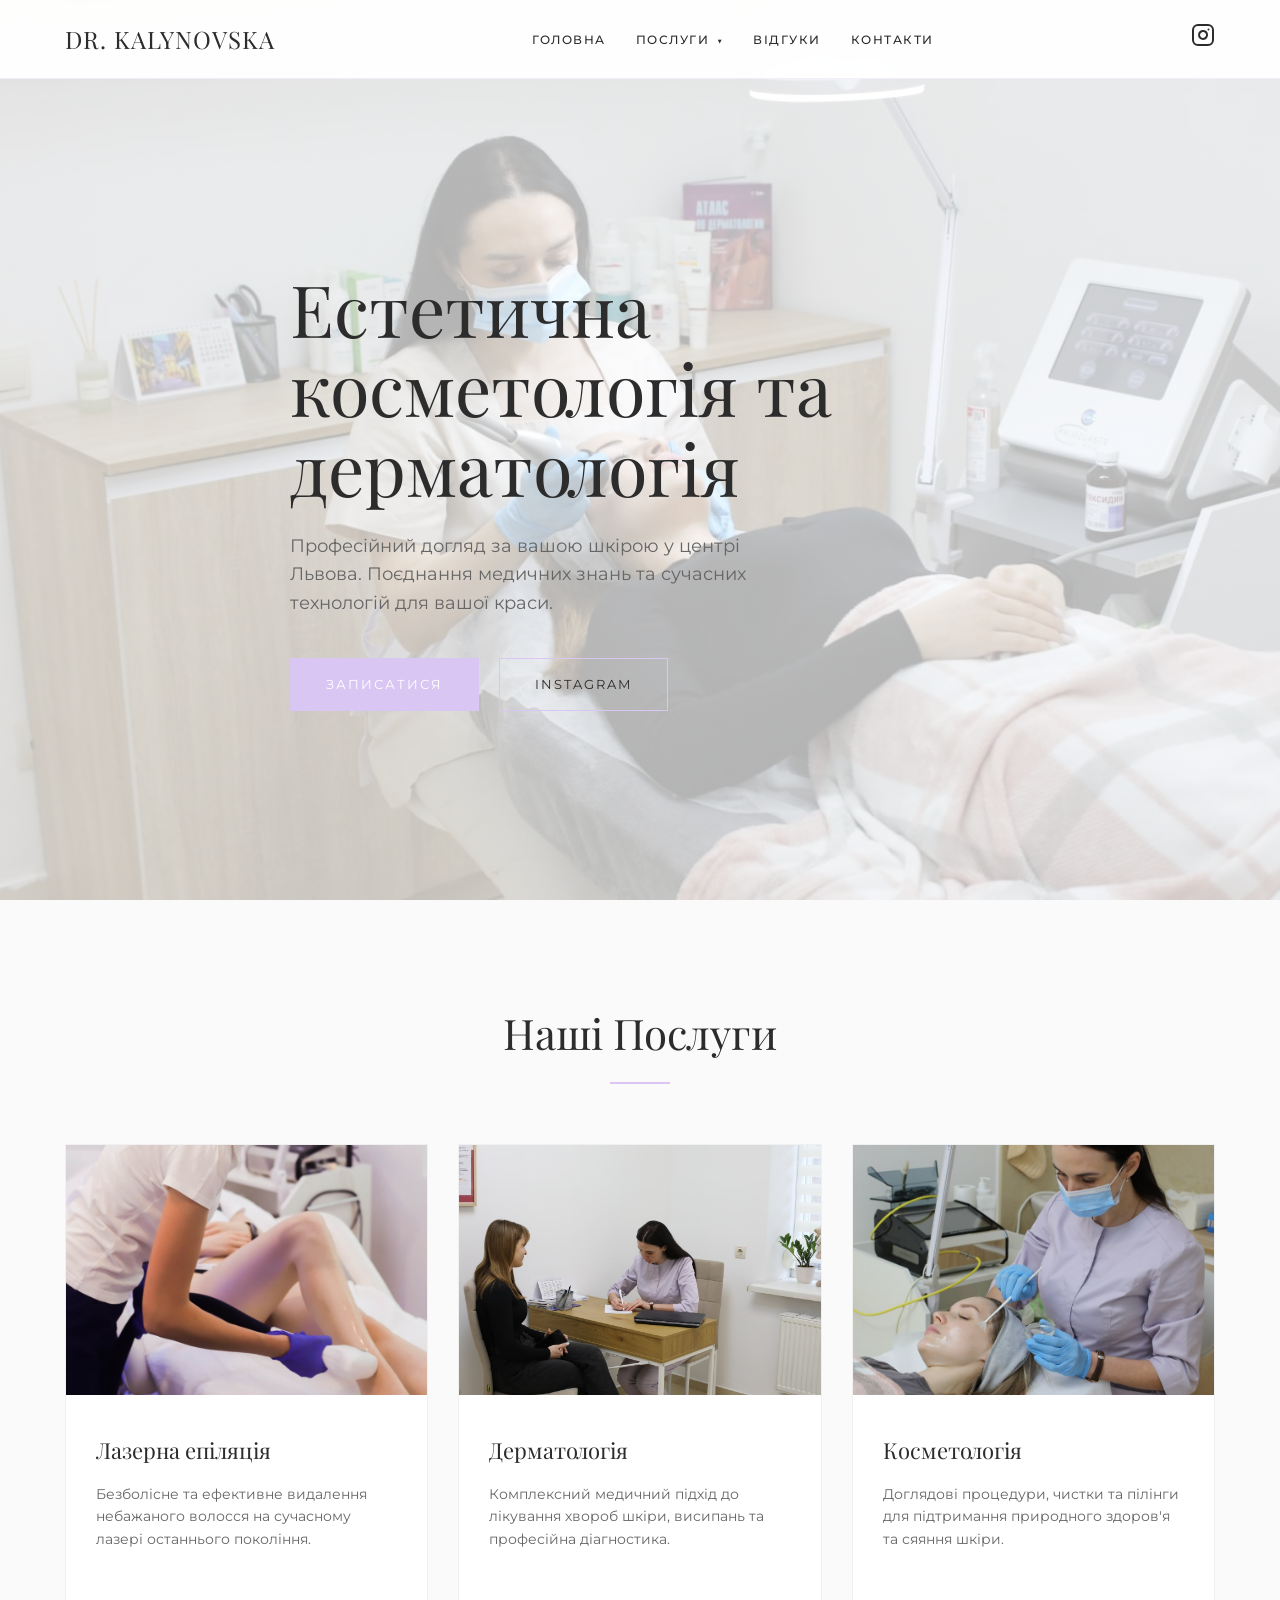
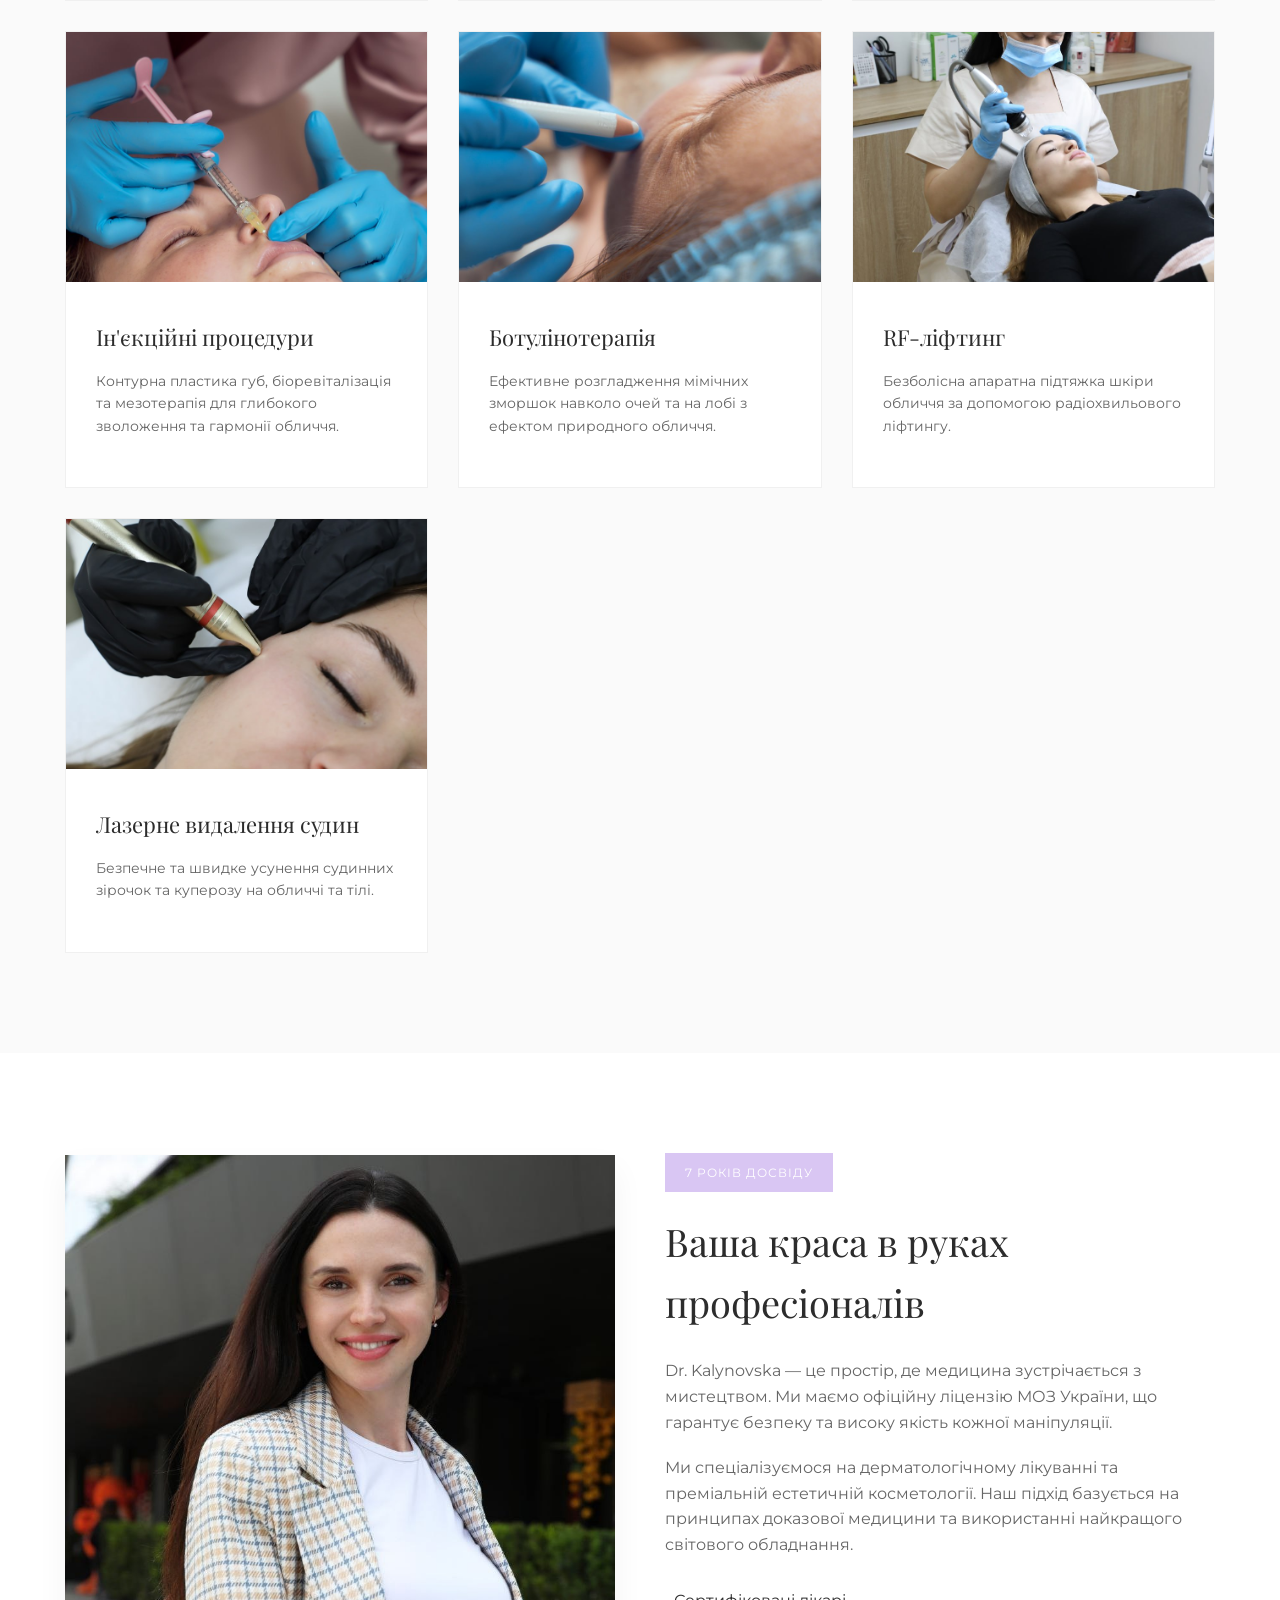
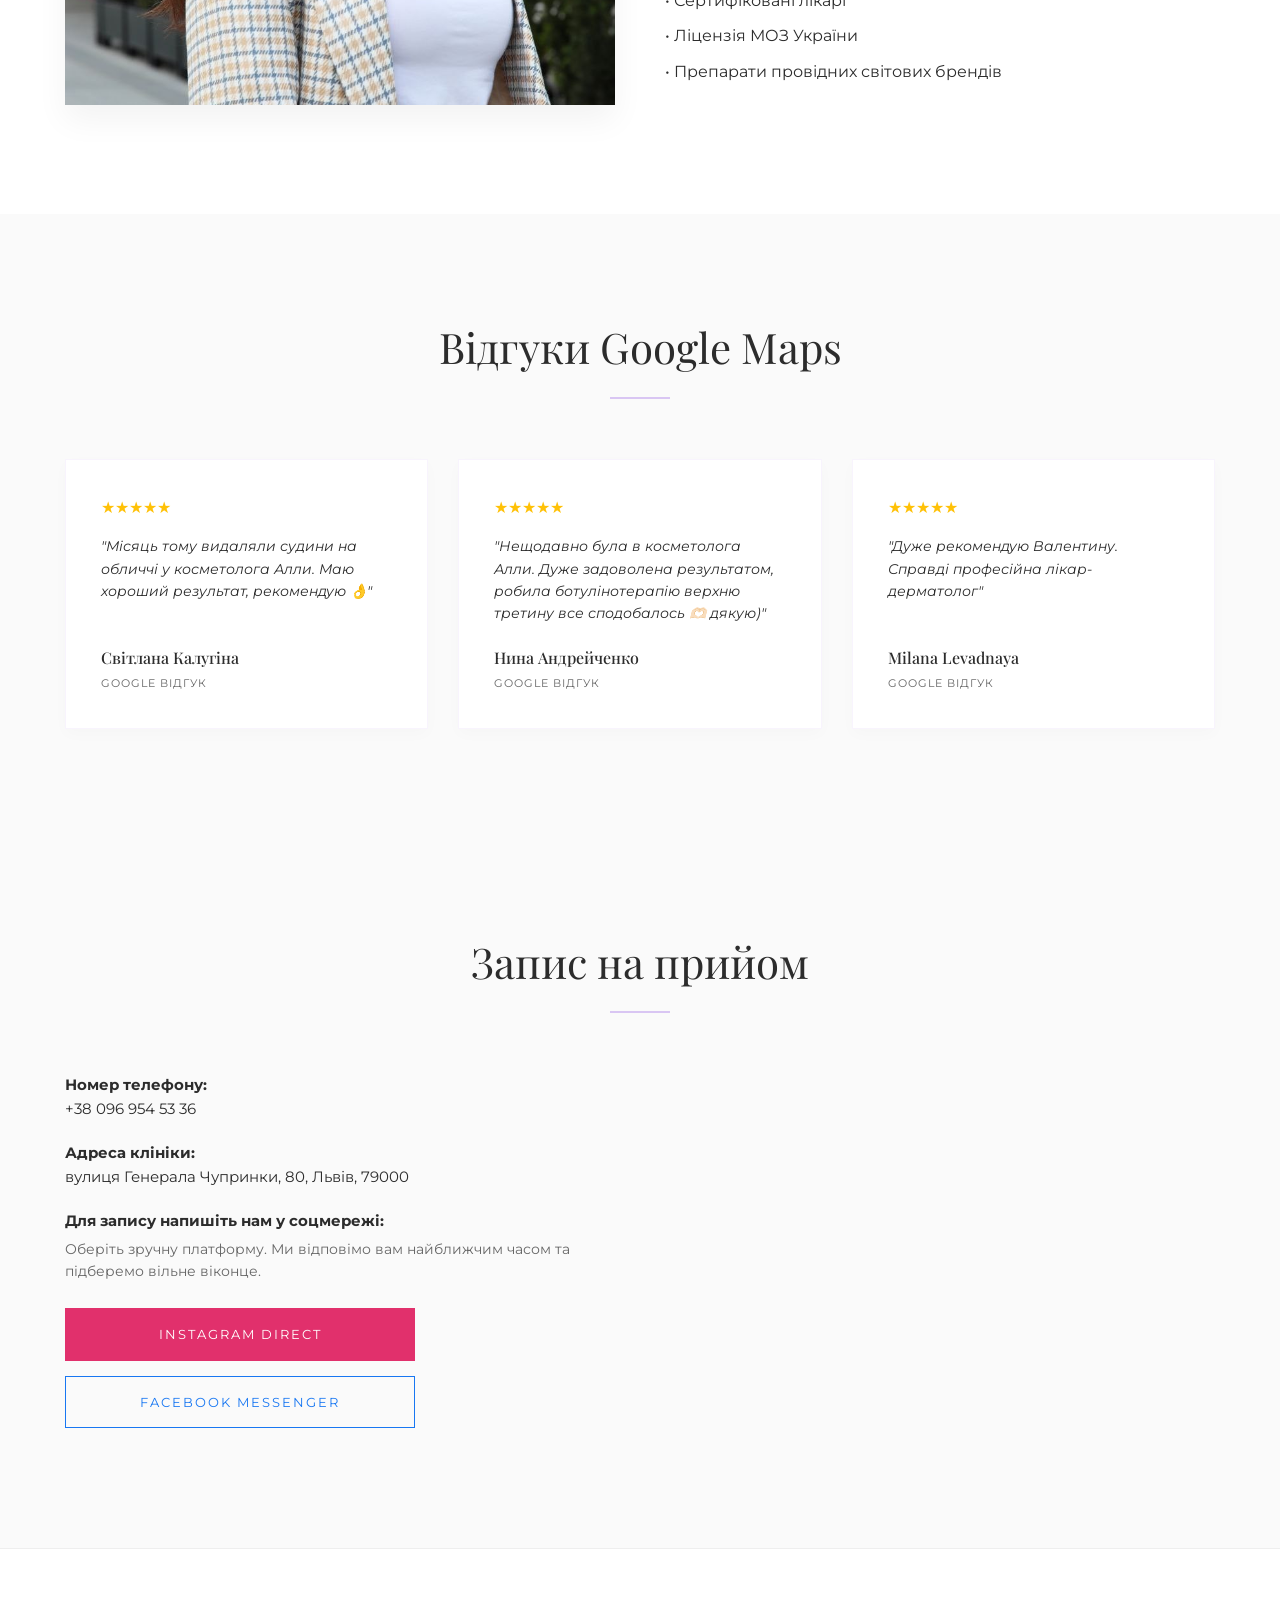
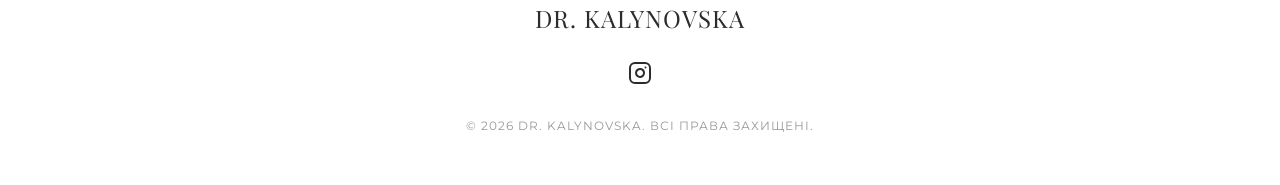
<file: index.html>
﻿<!DOCTYPE html>
<html lang="uk">

<head>
    <meta charset="UTF-8">
    <meta name="viewport" content="width=device-width, initial-scale=1.0">
    <!-- Google Tag Manager -->
<script>(function(w,d,s,l,i){w[l]=w[l]||[];w[l].push({'gtm.start':
new Date().getTime(),event:'gtm.js'});var f=d.getElementsByTagName(s)[0],
j=d.createElement(s),dl=l!='dataLayer'?'&l='+l:'';j.async=true;j.src=
'https://www.googletagmanager.com/gtm.js?id='+i+dl;f.parentNode.insertBefore(j,f);
})(window,document,'script','dataLayer','GTM-PXTKJHD4');</script>
<!-- End Google Tag Manager -->
    <title>Dr. Kalynovska | Косметологія та Дерматологія Львів</title> 
    <link rel="canonical" href="https://www.kalynovska.lviv.ua/" />
    <link rel="preconnect" href="https://fonts.googleapis.com">
    <link rel="preconnect" href="https://fonts.gstatic.com" crossorigin>
    <link href="https://fonts.googleapis.com/css2?family=Montserrat:wght@300;400;500&family=Playfair+Display:ital,wght@0,400;0,600;1,400&display=swap" rel="stylesheet">
    <link rel="stylesheet" href="style.css">
    <meta name="google-site-verification" content="w_-9Ux9FhPPwdL812nQJNh5VhbYXjtuamFFUvkXHEsM" />
</head>

<body>
    <!-- Google Tag Manager (noscript) -->
<noscript><iframe src="https://www.googletagmanager.com/ns.html?id=GTM-PXTKJHD4"
height="0" width="0" style="display:none;visibility:hidden"></iframe></noscript>
<!-- End Google Tag Manager (noscript) -->
    <nav>
        <div class="container nav-container">
            <a href="index.html" class="logo">DR. KALYNOVSKA</a>

            <div class="menu-toggle" id="mobile-menu">
                <span class="bar"></span>
                <span class="bar"></span>
                <span class="bar"></span>
            </div>

            <ul class="nav-links">
                <li><a href="index.html">Головна</a></li>
                <li class="dropdown">
                    <a href="services/index.html" class="dropdown-toggle">Послуги <span class="arrow">▼</span></a>
                    <ul class="dropdown-menu">
                        <li><a href="services/laser-epilation.html">Лазерна епіляція</a></li>
                        <li><a href="services/dermatology.html">Дерматологія</a></li>
                        <li><a href="services/cosmetology.html">Косметологія</a></li>
                        <li><a href="services/injections.html">Ін'єкційні процедури</a></li>
                        <li><a href="services/botox.html">Ботулінотерапія</a></li>
                        <li><a href="services/rf-lifting.html">RF-ліфтинг</a></li>
                        <li><a href="services/vessel-removal.html">Видалення судин</a></li>
                    </ul>
                </li>
                <li><a href="#reviews">Відгуки</a></li>
                <li><a href="#contact">Контакти</a></li>
            </ul>

            <a href="https://www.instagram.com/dr.kalynovska_/" target="_blank" class="instagram-link">
                <svg width="24" height="24" viewBox="0 0 24 24" fill="none" stroke="currentColor" stroke-width="2" stroke-linecap="round" stroke-linejoin="round">
                    <rect x="2" y="2" width="20" height="20" rx="5" ry="5"></rect>
                    <path d="M16 11.37A4 4 0 1 1 12.63 8 4 4 0 0 1 16 11.37z"></path>
                    <line x1="17.5" y1="6.5" x2="17.51" y2="6.5"></line>
                </svg>
            </a>
        </div>
    </nav>

    <section class="hero" style="background: linear-gradient(rgba(255, 255, 255, 0.7), rgba(255, 255, 255, 0.7)), url('photos.jpg/3.jpg') center/cover;">
        <div class="container">
            <div class="hero-content reveal">
                <h1>Естетична косметологія та дерматологія</h1>
                <p>Професійний догляд за вашою шкірою у центрі Львова. Поєднання медичних знань та сучасних технологій для вашої краси.</p>
                <div class="hero-btns">
                    <a href="#contact" class="btn btn-primary">Записатися</a>
                    <a href="https://www.instagram.com/dr.kalynovska_/" target="_blank" class="btn btn-outline">Instagram</a>
                </div>
            </div>
        </div>
    </section>

    <section id="services" class="services section-padding">
        <div class="container">
            <div class="section-title reveal">
                <h2>Наші Послуги</h2>
                <div class="divider"></div>
            </div>

            <div class="services-grid">
                <a href="services/laser-epilation.html" class="service-card reveal">
                    <img src="photos.jpg/9.jpg" alt="Лазерна епіляція" class="service-img">
                    <div class="service-info">
                        <h3>Лазерна епіляція</h3>
                        <p>Безболісне та ефективне видалення небажаного волосся на сучасному лазері останнього покоління.</p>
                    </div>
                </a>

                <a href="services/dermatology.html" class="service-card reveal">
                    <img src="photos.jpg/5.jpg" alt="Дерматологія" class="service-img">
                    <div class="service-info">
                        <h3>Дерматологія</h3>
                        <p>Комплексний медичний підхід до лікування хвороб шкіри, висипань та професійна діагностика.</p>
                    </div>
                </a>

                <a href="services/cosmetology.html" class="service-card reveal">
                    <img src="photos.jpg/1.jpg" alt="Косметологія" class="service-img">
                    <div class="service-info">
                        <h3>Косметологія</h3>
                        <p>Доглядові процедури, чистки та пілінги для підтримання природного здоров'я та сяяння шкіри.</p>
                    </div>
                </a>

                <a href="services/injections.html" class="service-card reveal">
                    <img src="photos.jpg/16.jpg" alt="Ін'єкційні процедури" class="service-img">
                    <div class="service-info">
                        <h3>Ін'єкційні процедури</h3>
                        <p>Контурна пластика губ, біоревіталізація та мезотерапія для глибокого зволоження та гармонії обличчя.</p>
                    </div>
                </a>

                <a href="services/botox.html" class="service-card reveal">
                    <img src="photos.jpg/17.jpg" alt="Ботулінотерапія" class="service-img">
                    <div class="service-info">
                        <h3>Ботулінотерапія</h3>
                        <p>Ефективне розгладження мімічних зморшок навколо очей та на лобі з ефектом природного обличчя.</p>
                    </div>
                </a>

                <a href="services/rf-lifting.html" class="service-card reveal">
                    <img src="photos.jpg/7.jpg" alt="RF-ліфтинг" class="service-img">
                    <div class="service-info">
                        <h3>RF-ліфтинг</h3>
                        <p>Безболісна апаратна підтяжка шкіри обличчя за допомогою радіохвильового ліфтингу.</p>
                    </div>
                </a>

                <a href="services/vessel-removal.html" class="service-card reveal">
                    <img src="photos.jpg/6.jpg" alt="Видалення судин" class="service-img">
                    <div class="service-info">
                        <h3>Лазерне видалення судин</h3>
                        <p>Безпечне та швидке усунення судинних зірочок та куперозу на обличчі та тілі.</p>
                    </div>
                </a>
            </div>
        </div>
    </section>

    <section id="about" class="section-padding">
        <div class="container">
            <div class="about">
                <div class="about-image reveal">
                    <img src="photos.jpg/11.jpg" alt="Dr. Kalynovska">
                </div>
                <div class="about-text reveal">
                    <span class="experience-badge">7 РОКІВ ДОСВІДУ</span>
                    <h2>Ваша краса в руках професіоналів</h2>
                    <p>Dr. Kalynovska — це простір, де медицина зустрічається з мистецтвом. Ми маємо офіційну ліцензію МОЗ України, що гарантує безпеку та високу якість кожної маніпуляції.</p>
                    <p>Ми спеціалізуємося на дерматологічному лікуванні та преміальній естетичній косметології. Наш підхід базується на принципах доказової медицини та використанні найкращого світового обладнання.</p>
                    <ul>
                        <li>• Сертифіковані лікарі</li>
                        <li>• Ліцензія МОЗ України</li>
                        <li>• Препарати провідних світових брендів</li>
                    </ul>
                </div>
            </div>
        </div>
    </section>

    <section id="reviews" class="reviews-section section-padding">
        <div class="container">
            <div class="section-title reveal">
                <h2>Відгуки Google Maps</h2>
                <div class="divider"></div>
            </div>
            
            <div class="reviews-grid">
                <div class="review-card reveal">
                    <div class="review-stars">★★★★★</div>
                    <p class="review-text">"Місяць тому видаляли судини на обличчі у косметолога Алли. Маю хороший результат, рекомендую 👌"</p>
                    <h4 class="review-author">Світлана Калугіна</h4>
                    <span class="review-date">Google відгук</span>
                </div>

                <div class="review-card reveal">
                    <div class="review-stars">★★★★★</div>
                    <p class="review-text">"Нещодавно була в косметолога Алли. Дуже задоволена результатом, робила ботулінотерапію верхню третину все сподобалось 🫶🏻 дякую)"</p>
                    <h4 class="review-author">Нина Андрейченко</h4>
                    <span class="review-date">Google відгук</span>
                </div>

                <div class="review-card reveal">
                    <div class="review-stars">★★★★★</div>
                    <p class="review-text">"Дуже рекомендую Валентину. Справді професійна лікар-дерматолог"</p>
                    <h4 class="review-author">Milana Levadnaya</h4>
                    <span class="review-date">Google відгук</span>
                </div>
            </div>
        </div>
    </section>

    <section id="contact" class="contact section-padding">
        <div class="container">
            <div class="section-title reveal">
                <h2>Запис на прийом</h2>
                <div class="divider"></div>
            </div>

            <div class="contact-container">
                <div class="contact-info reveal">
                    <div class="info-item">
                        <strong>Номер телефону:</strong><br>
                        <a href="tel:+380969545336">+38 096 954 53 36</a>
                    </div>
                    <div class="info-item">
                        <strong>Адреса клініки:</strong><br>
                        вулиця Генерала Чупринки, 80, Львів, 79000
                    </div>
                    <div class="info-item">
                        <strong>Для запису напишіть нам у соцмережі:</strong><br>
                        <p class="contact-desc">Оберіть зручну платформу. Ми відповімо вам найближчим часом та підберемо вільне віконце.</p>
                        <div class="cta-social-btns">
                            <a href="https://www.instagram.com/dr.kalynovska_/" target="_blank" class="btn btn-primary btn-insta">Instagram Direct</a>
                            <a href="https://www.facebook.com/dr.kalynovska/?ref=NONE_xav_ig_profile_page_web#" target="_blank" class="btn btn-outline btn-fb">Facebook Messenger</a>
                        </div>
                    </div>
                </div>

                <div class="contact-map reveal">
                    <div class="map-container">
                        <iframe src="https://www.google.com/maps/embed?pb=!1m18!1m12!1m3!1d2573.575631248!2d24.004169576856!3d49.83162793132717!2m3!1f0!2f0!3f0!3m2!1i1024!2i768!4f13.1!3m3!1m2!1s0x473add70140e9d4d%3A0x6a2c27076878b668!2z0LLRg9C70LjRhtGPINCT0LXQvdC10YDQsNC70LAg0KfRg9C_0YDQuNC90LrQuCwgODAsINCb0YzQstGW0LIsINCb0YzQstGW0LLRgdGM0LrQsCDQvtCx0LvQsNGB0YLRjCwgNzkwMDA!5e0!3m2!1suk!2sua!4v1700000000000!5m2!1suk!2sua" width="100%" height="100%" allowfullscreen="" loading="lazy"></iframe>
                    </div>
                </div>
            </div>
        </div>
    </section>

    <footer>
        <div class="container">
            <div class="logo">DR. KALYNOVSKA</div>
            <div class="social-links">
                <a href="https://www.instagram.com/dr.kalynovska_/" target="_blank" class="instagram-link">
                    <svg width="24" height="24" viewBox="0 0 24 24" fill="none" stroke="currentColor" stroke-width="2" stroke-linecap="round" stroke-linejoin="round">
                        <rect x="2" y="2" width="20" height="20" rx="5" ry="5"></rect>
                        <path d="M16 11.37A4 4 0 1 1 12.63 8 4 4 0 0 1 16 11.37z"></path>
                        <line x1="17.5" y1="6.5" x2="17.51" y2="6.5"></line>
                    </svg>
                </a>
            </div>
            <p>© 2026 DR. KALYNOVSKA. ВСІ ПРАВА ЗАХИЩЕНІ.</p>
        </div>
    </footer>

    <script src="script.js"></script>
</body>

</html>
</file>
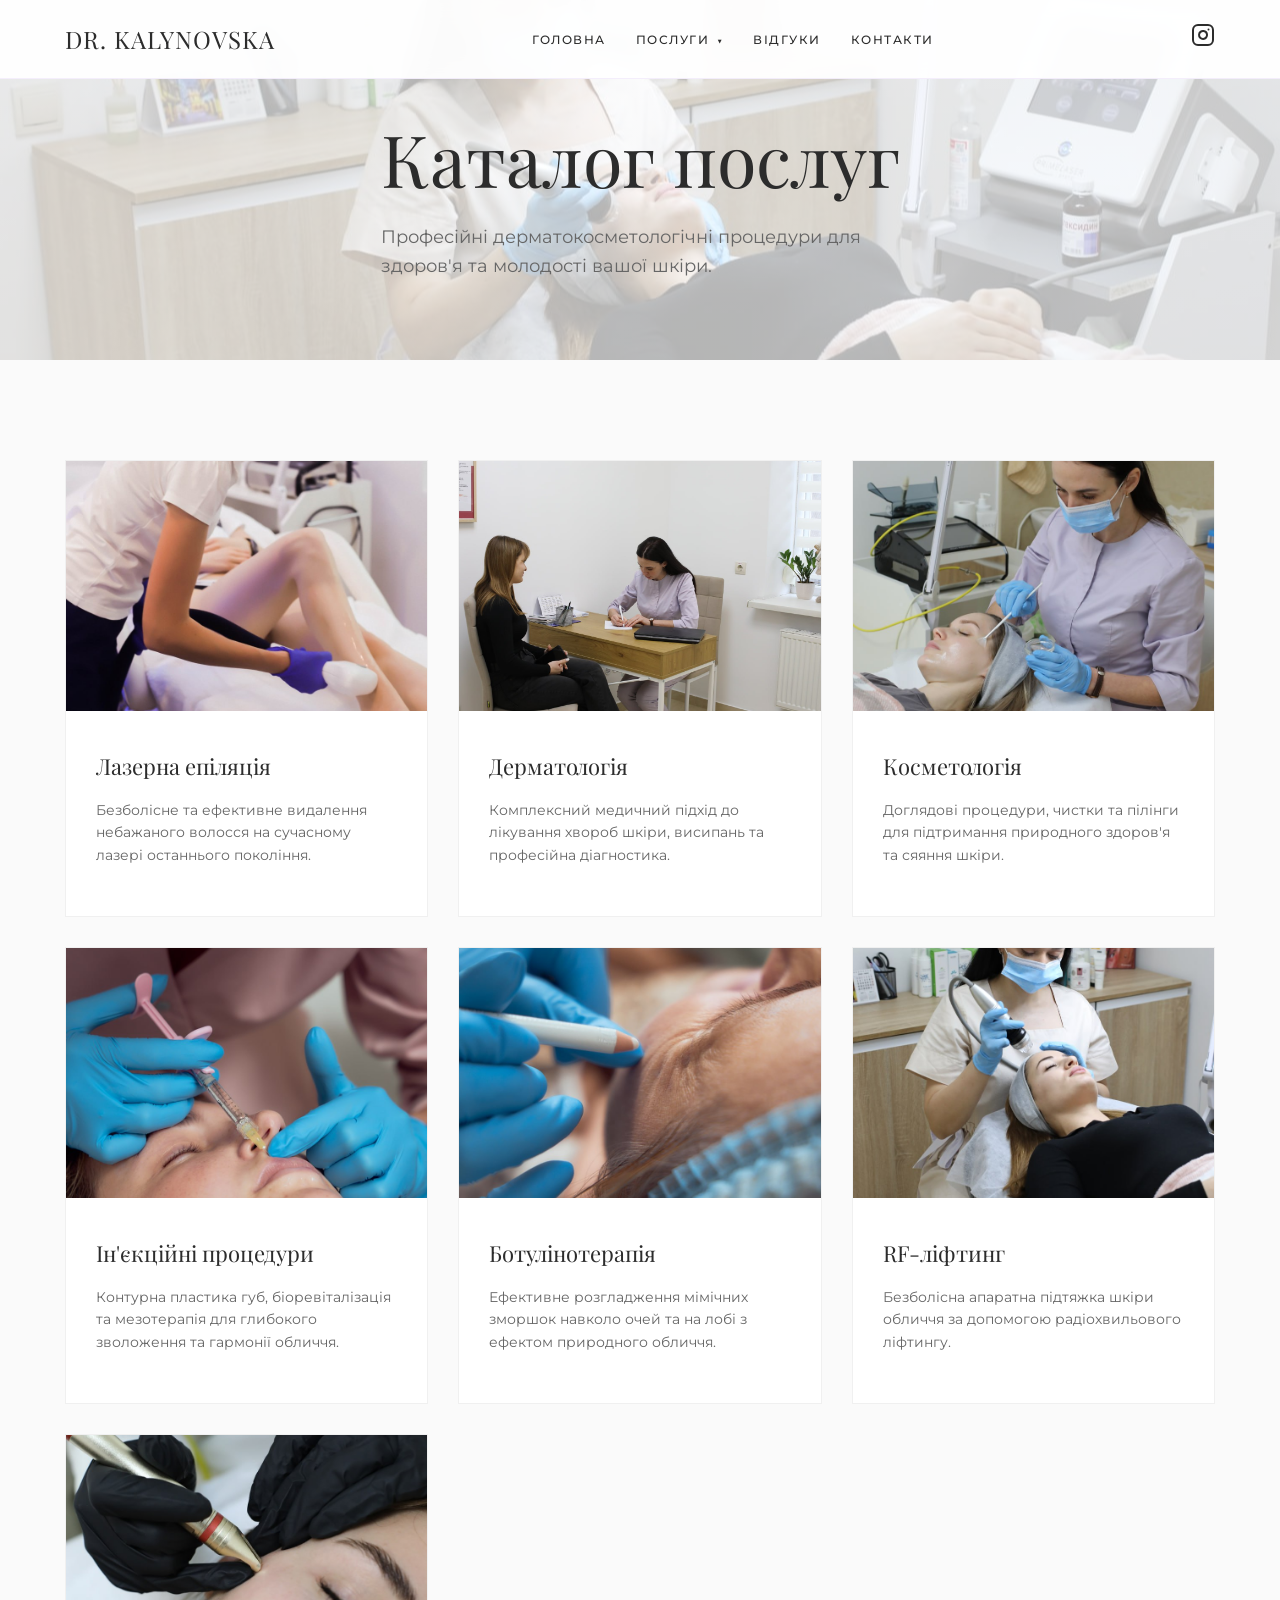
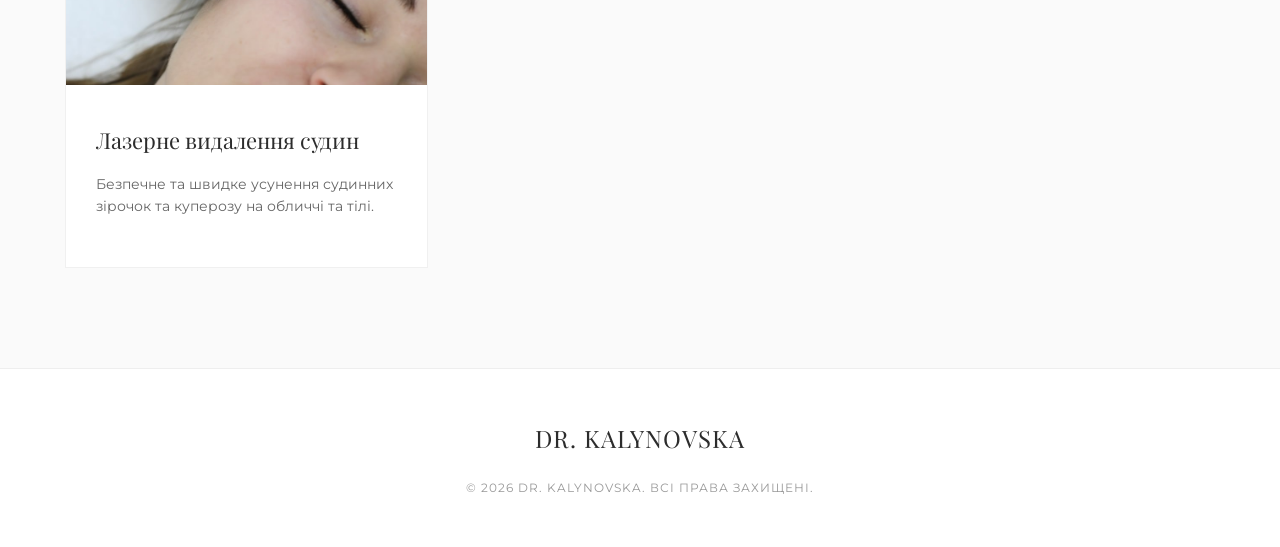
<file: services/index.html>
﻿<!DOCTYPE html>
<html lang="uk">

<head>
    <meta charset="UTF-8">
    <meta name="viewport" content="width=device-width, initial-scale=1.0">
    <!-- Google Tag Manager -->
<script>(function(w,d,s,l,i){w[l]=w[l]||[];w[l].push({'gtm.start':
new Date().getTime(),event:'gtm.js'});var f=d.getElementsByTagName(s)[0],
j=d.createElement(s),dl=l!='dataLayer'?'&l='+l:'';j.async=true;j.src=
'https://www.googletagmanager.com/gtm.js?id='+i+dl;f.parentNode.insertBefore(j,f);
})(window,document,'script','dataLayer','GTM-PXTKJHD4');</script>
<!-- End Google Tag Manager -->
    <title>Наші Послуги | Dr. Kalynovska</title>
    <link rel="canonical" href="https://www.kalynovska.lviv.ua/services/index.html" />
    <link rel="preconnect" href="https://fonts.googleapis.com">
    <link rel="preconnect" href="https://fonts.gstatic.com" crossorigin>
    <link href="https://fonts.googleapis.com/css2?family=Montserrat:wght@300;400;500&family=Playfair+Display:ital,wght@0,400;0,600;1,400&display=swap" rel="stylesheet">
    <link rel="stylesheet" href="../style.css">
</head>

<body>
    <!-- Google Tag Manager (noscript) -->
<noscript><iframe src="https://www.googletagmanager.com/ns.html?id=GTM-PXTKJHD4"
height="0" width="0" style="display:none;visibility:hidden"></iframe></noscript>
<!-- End Google Tag Manager (noscript) -->
    <nav>
        <div class="container nav-container">
            <a href="../index.html" class="logo">DR. KALYNOVSKA</a>

            <div class="menu-toggle" id="mobile-menu">
                <span class="bar"></span>
                <span class="bar"></span>
                <span class="bar"></span>
            </div>

            <ul class="nav-links">
                <li><a href="../index.html">Головна</a></li>
                <li class="dropdown">
                    <a href="index.html" class="dropdown-toggle">Послуги <span class="arrow">▼</span></a>
                    <ul class="dropdown-menu">
                        <li><a href="laser-epilation.html">Лазерна епіляція</a></li>
                        <li><a href="dermatology.html">Дерматологія</a></li>
                        <li><a href="cosmetology.html">Косметологія</a></li>
                        <li><a href="injections.html">Ін'єкційні процедури</a></li>
                        <li><a href="botox.html">Ботулінотерапія</a></li>
                        <li><a href="rf-lifting.html">RF-ліфтинг</a></li>
                        <li><a href="vessel-removal.html">Видалення судин</a></li>
                    </ul>
                </li>
                <li><a href="../index.html#reviews">Відгуки</a></li>
                <li><a href="../index.html#contact">Контакти</a></li>
            </ul>

            <a href="https://www.instagram.com/dr.kalynovska_/" target="_blank" class="instagram-link">
                <svg width="24" height="24" viewBox="0 0 24 24" fill="none" stroke="currentColor" stroke-width="2" stroke-linecap="round" stroke-linejoin="round">
                    <rect x="2" y="2" width="20" height="20" rx="5" ry="5"></rect>
                    <path d="M16 11.37A4 4 0 1 1 12.63 8 4 4 0 0 1 16 11.37z"></path>
                    <line x1="17.5" y1="6.5" x2="17.51" y2="6.5"></line>
                </svg>
            </a>
        </div>
    </nav>

    <section class="hero" style="height: 40vh; min-height: 300px; background: linear-gradient(rgba(255, 255, 255, 0.7), rgba(255, 255, 255, 0.7)), url('../photos.jpg/3.jpg') center/cover;">
        <div class="container">
            <div class="hero-content reveal">
                <h1>Каталог послуг</h1>
                <p>Професійні дерматокосметологічні процедури для здоров'я та молодості вашої шкіри.</p>
            </div>
        </div>
    </section>

    <section class="services section-padding">
        <div class="container">
            <div class="services-grid">
                <a href="laser-epilation.html" class="service-card reveal">
                    <img src="../photos.jpg/9.jpg" alt="Лазерна епіляція" class="service-img">
                    <div class="service-info">
                        <h3>Лазерна епіляція</h3>
                        <p>Безболісне та ефективне видалення небажаного волосся на сучасному лазері останнього покоління.</p>
                    </div>
                </a>

                <a href="dermatology.html" class="service-card reveal">
                    <img src="../photos.jpg/5.jpg" alt="Дерматологія" class="service-img">
                    <div class="service-info">
                        <h3>Дерматологія</h3>
                        <p>Комплексний медичний підхід до лікування хвороб шкіри, висипань та професійна діагностика.</p>
                    </div>
                </a>

                <a href="cosmetology.html" class="service-card reveal">
                    <img src="../photos.jpg/1.jpg" alt="Косметологія" class="service-img">
                    <div class="service-info">
                        <h3>Косметологія</h3>
                        <p>Доглядові процедури, чистки та пілінги для підтримання природного здоров'я та сяяння шкіри.</p>
                    </div>
                </a>

                <a href="injections.html" class="service-card reveal">
                    <img src="../photos.jpg/16.jpg" alt="Ін'єкційні процедури" class="service-img">
                    <div class="service-info">
                        <h3>Ін'єкційні процедури</h3>
                        <p>Контурна пластика губ, біоревіталізація та мезотерапія для глибокого зволоження та гармонії обличчя.</p>
                    </div>
                </a>

                <a href="botox.html" class="service-card reveal">
                    <img src="../photos.jpg/17.jpg" alt="Ботулінотерапія" class="service-img">
                    <div class="service-info">
                        <h3>Ботулінотерапія</h3>
                        <p>Ефективне розгладження мімічних зморшок навколо очей та на лобі з ефектом природного обличчя.</p>
                    </div>
                </a>

                <a href="rf-lifting.html" class="service-card reveal">
                    <img src="../photos.jpg/7.jpg" alt="RF-ліфтинг" class="service-img">
                    <div class="service-info">
                        <h3>RF-ліфтинг</h3>
                        <p>Безболісна апаратна підтяжка шкіри обличчя за допомогою радіохвильового ліфтингу.</p>
                    </div>
                </a>

                <a href="vessel-removal.html" class="service-card reveal">
                    <img src="../photos.jpg/6.jpg" alt="Видалення судин" class="service-img">
                    <div class="service-info">
                        <h3>Лазерне видалення судин</h3>
                        <p>Безпечне та швидке усунення судинних зірочок та куперозу на обличчі та тілі.</p>
                    </div>
                </a>
            </div>
        </div>
    </section>

    <footer>
        <div class="container">
            <div class="logo">DR. KALYNOVSKA</div>
            <p>© 2026 DR. KALYNOVSKA. ВСІ ПРАВА ЗАХИЩЕНІ.</p>
        </div>
    </footer>

    <script src="../script.js"></script>
</body>

</html>
</file>
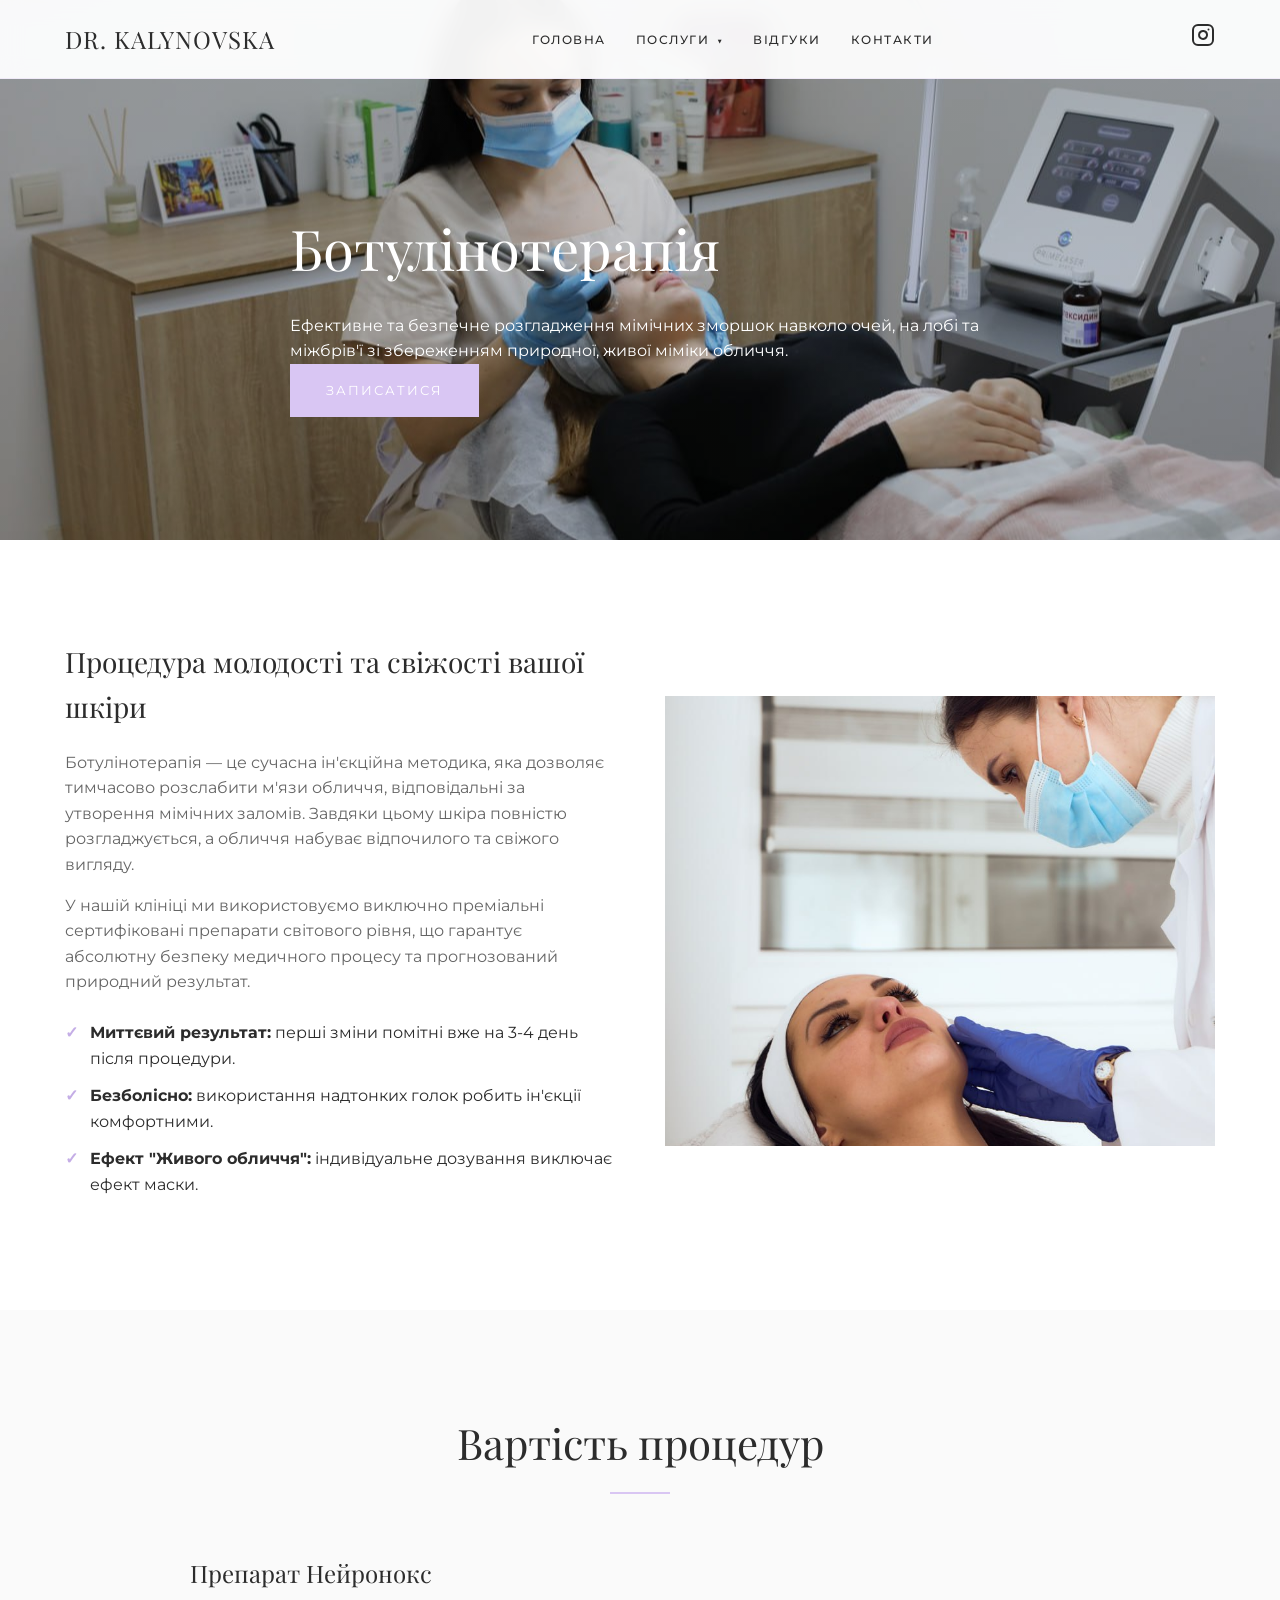
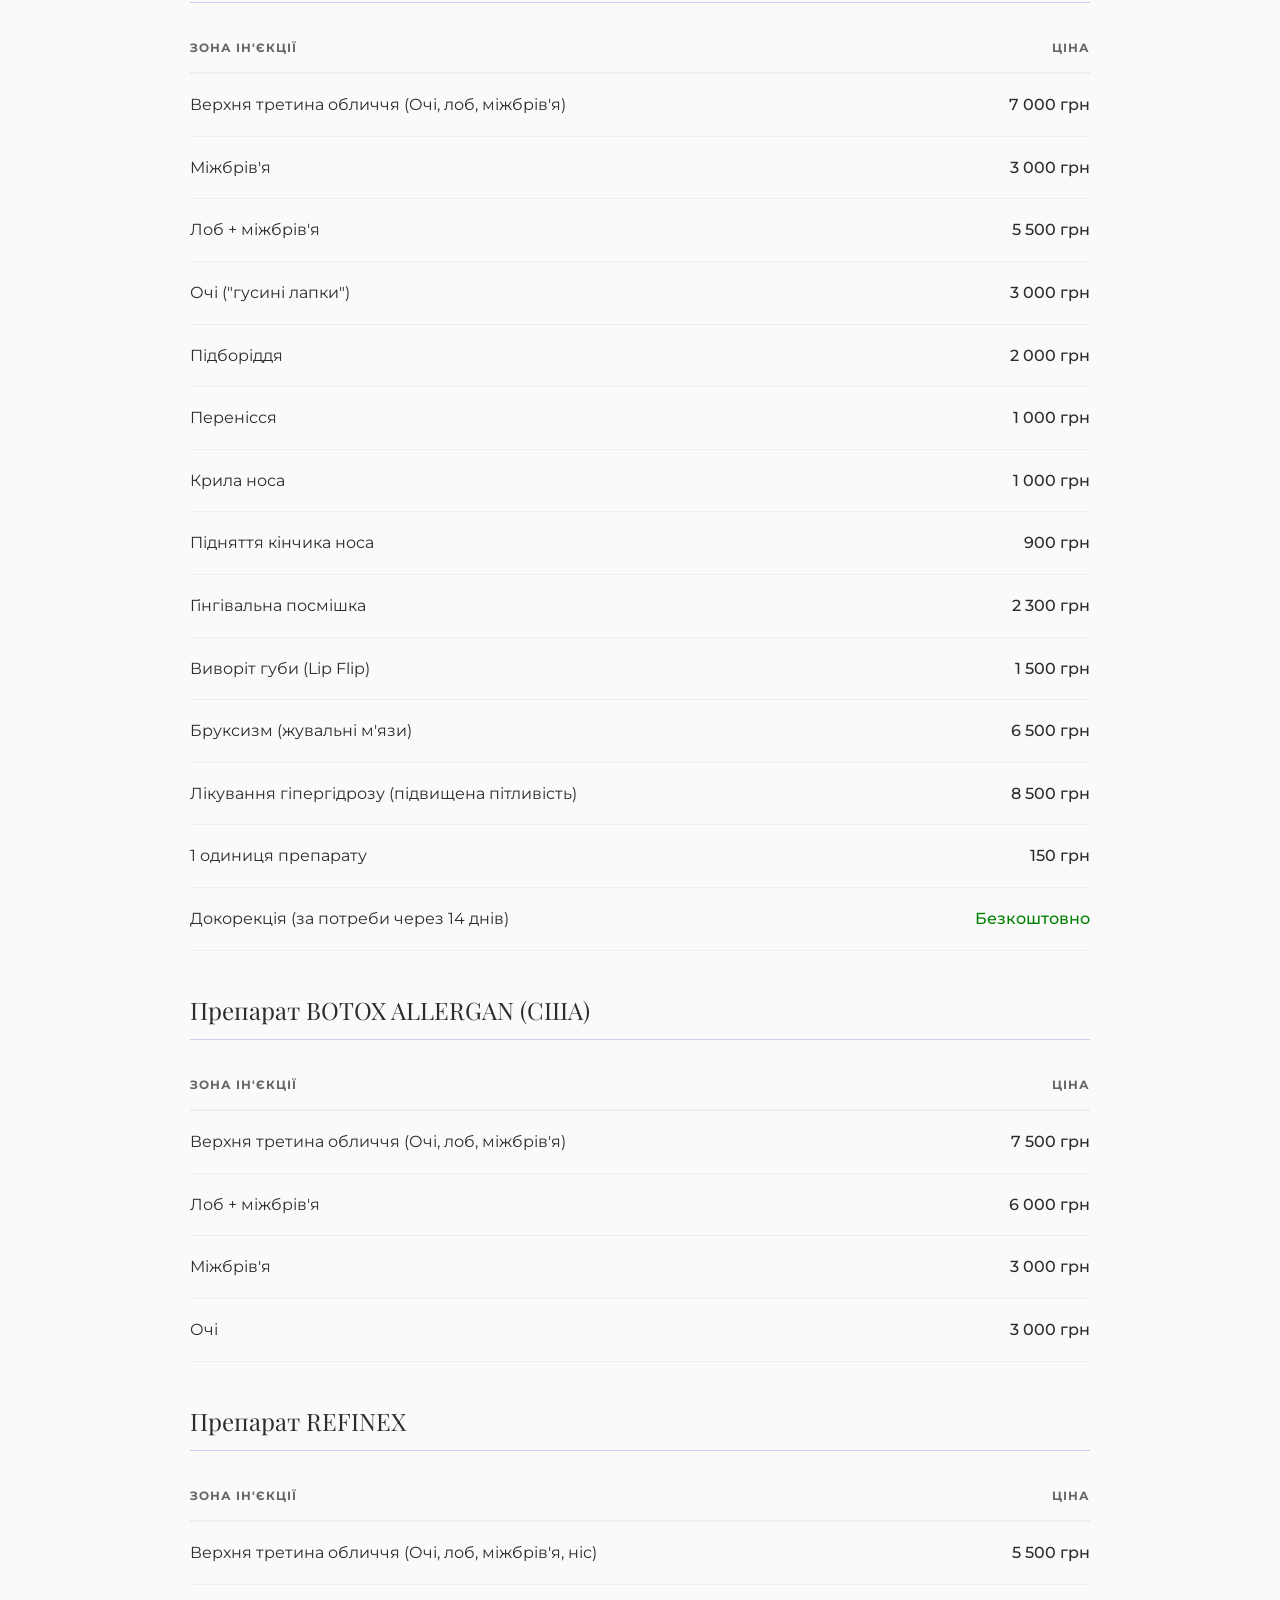
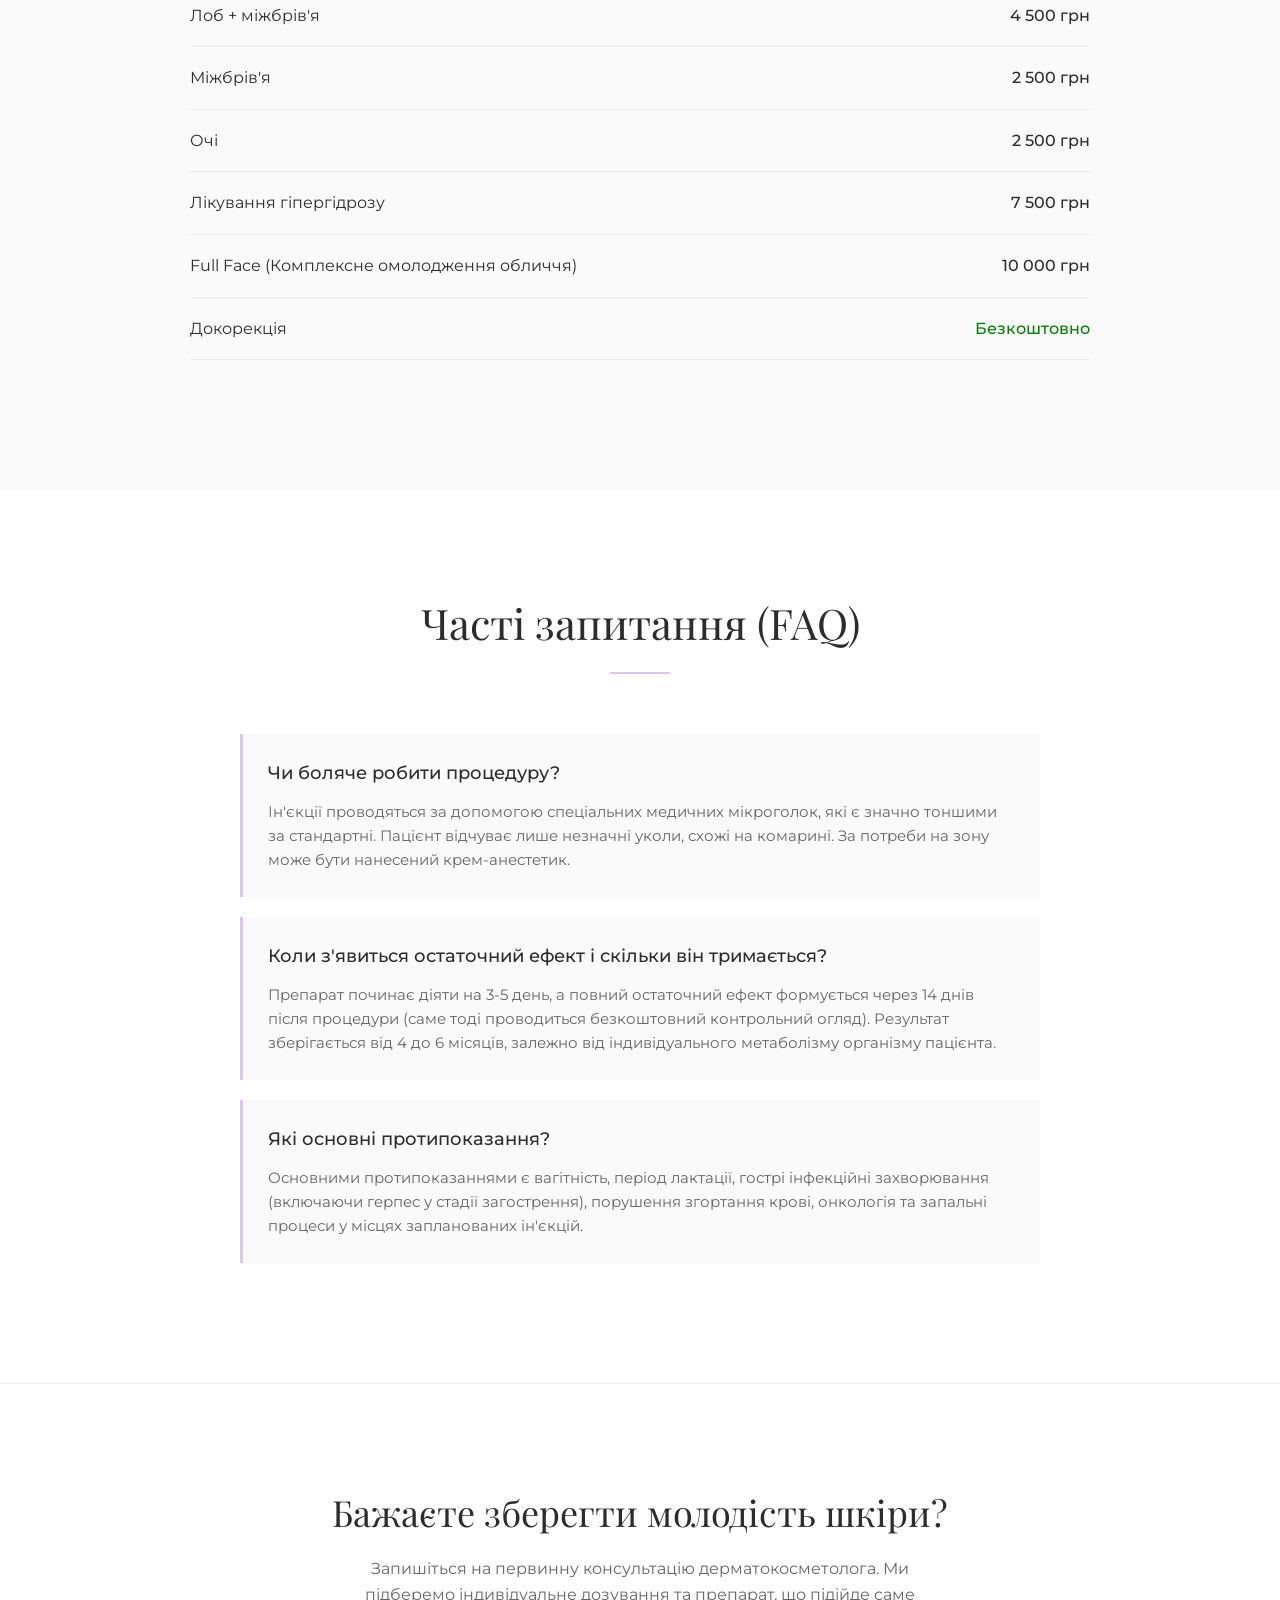
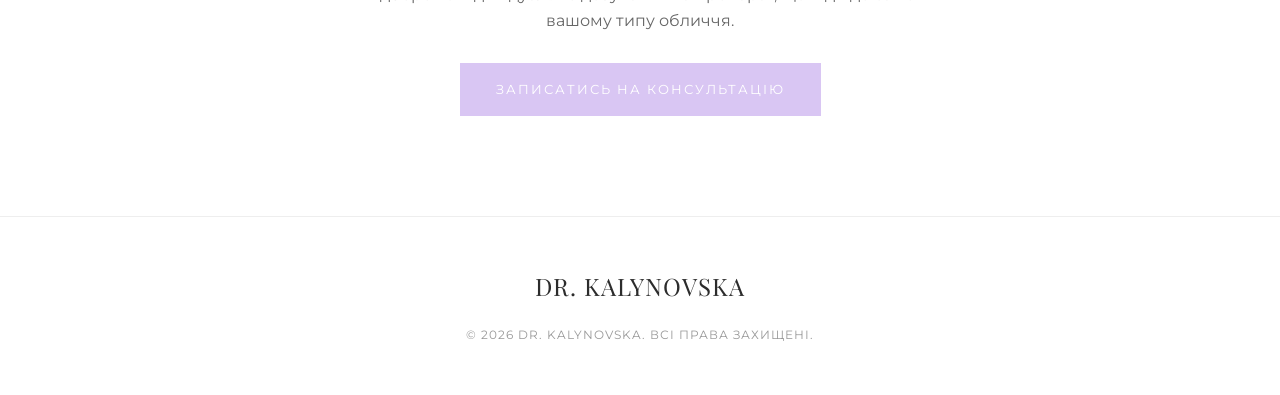
<file: services/botox.html>
<!DOCTYPE html>
<html lang="uk">

<head>
    <meta charset="UTF-8">
    <meta name="viewport" content="width=device-width, initial-scale=1.0">
    <!-- Google Tag Manager -->
<script>(function(w,d,s,l,i){w[l]=w[l]||[];w[l].push({'gtm.start':
new Date().getTime(),event:'gtm.js'});var f=d.getElementsByTagName(s)[0],
j=d.createElement(s),dl=l!='dataLayer'?'&l='+l:'';j.async=true;j.src=
'https://www.googletagmanager.com/gtm.js?id='+i+dl;f.parentNode.insertBefore(j,f);
})(window,document,'script','dataLayer','GTM-PXTKJHD4');</script>
<!-- End Google Tag Manager -->
    <title>Ботулінотерапія Львів | Корекція зморшок — Dr. Kalynovska</title>
    <link rel="canonical" href="https://www.kalynovska.lviv.ua/services/botox.html" />
    <link rel="preconnect" href="https://fonts.googleapis.com">
    <link rel="preconnect" href="https://fonts.gstatic.com" crossorigin>
    <link href="https://fonts.googleapis.com/css2?family=Montserrat:wght@300;400;500;600&family=Playfair+Display:ital,wght@0,400;0,600;1,400&display=swap" rel="stylesheet">
    <link rel="stylesheet" href="../style.css">
    <style>
        /* Локальные стили для красивого оформления таблиц и FAQ */
        .service-hero {
            height: 60vh;
            min-height: 450px;
            display: flex;
            align-items: center;
            background: linear-gradient(rgba(0,0,0,0.2), rgba(0,0,0,0.2)), 
                        url('../photos.jpg/3.jpg') center/cover;
            color: white;
            padding-top: 80px;
        }
        .service-hero h1 {
            font-size: clamp(32px, 5vw, 56px);
            margin-bottom: 20px;
            color: white;
        }
        .desc-grid {
            display: grid;
            grid-template-columns: 1fr 1fr;
            gap: 50px;
            align-items: center;
        }
        .desc-text h3 {
            font-size: 28px;
            margin-bottom: 20px;
        }
        .desc-text p {
            color: var(--text-gray);
            margin-bottom: 15px;
        }
        .advantages-list {
            margin-top: 25px;
        }
        .advantages-list li {
            margin-bottom: 12px;
            position: relative;
            padding-left: 25px;
        }
        .advantages-list li::before {
            content: "✓";
            position: absolute;
            left: 0;
            color: var(--accent-purple-dark);
            font-weight: bold;
        }
        
        /* Таблицы цен */
        .price-tables-container {
            max-width: 900px;
            margin: 0 auto;
        }
        .price-category-title {
            font-family: 'Playfair Display', serif;
            font-size: 24px;
            margin: 40px 0 20px 0;
            text-align: left;
            border-bottom: 1px solid var(--accent-purple);
            padding-bottom: 10px;
        }
        .price-category-title:first-of-type {
            margin-top: 0;
        }
        .custom-price-table {
            width: 100%;
            border-collapse: collapse;
            margin-bottom: 30px;
        }
        .custom-price-table th {
            text-align: left;
            padding: 15px 0;
            font-size: 12px;
            text-transform: uppercase;
            letter-spacing: 1px;
            color: var(--text-gray);
            border-bottom: 2px solid #eee;
        }
        .custom-price-table td {
            padding: 18px 0;
            border-bottom: 1px solid #eee;
            font-size: 16px;
        }
        .custom-price-table td.price-val {
            text-align: right;
            font-weight: 500;
        }

        /* FAQ */
        .faq-container {
            max-width: 800px;
            margin: 0 auto;
        }
        .faq-item {
            background: var(--bg-soft);
            padding: 25px;
            margin-bottom: 20px;
            border-left: 3px solid var(--accent-purple);
        }
        .faq-item h3 {
            font-size: 18px;
            margin-bottom: 12px;
            font-family: 'Montserrat', sans-serif;
            font-weight: 500;
        }
        .faq-item p {
            color: var(--text-gray);
            font-size: 15px;
        }

        /* CTA */
        .cta-section {
            text-align: center;
            background: #fff;
            border-top: 1px solid #eee;
        }
        .cta-box h2 {
            font-size: 36px;
            margin-bottom: 15px;
        }
        .cta-box p {
            color: var(--text-gray);
            margin-bottom: 30px;
            max-width: 600px;
            margin-left: auto;
            margin-right: auto;
        }

        @media (max-width: 768px) {
            .desc-grid {
                grid-template-columns: 1fr;
            }
        }
    </style>
</head>

<body>
    <!-- Google Tag Manager (noscript) -->
<noscript><iframe src="https://www.googletagmanager.com/ns.html?id=GTM-PXTKJHD4"
height="0" width="0" style="display:none;visibility:hidden"></iframe></noscript>
<!-- End Google Tag Manager (noscript) -->
    <nav>
        <div class="container nav-container">
            <a href="../index.html" class="logo">DR. KALYNOVSKA</a>

            <div class="menu-toggle" id="mobile-menu">
                <span class="bar"></span>
                <span class="bar"></span>
                <span class="bar"></span>
            </div>

            <ul class="nav-links">
                <li><a href="../index.html">Головна</a></li>
                <li class="dropdown">
                    <a href="index.html" class="dropdown-toggle">Послуги <span class="arrow">▼</span></a>
                    <ul class="dropdown-menu">
                        <li><a href="laser-epilation.html">Лазерна епіляція</a></li>
                        <li><a href="dermatology.html">Дерматологія</a></li>
                        <li><a href="cosmetology.html">Косметологія</a></li>
                        <li><a href="injections.html">Ін'єкційні процедури</a></li>
                        <li><a href="botox.html">Ботулінотерапія</a></li>
                        <li><a href="rf-lifting.html">RF-ліфтинг</a></li>
                        <li><a href="vessel-removal.html">Видалення судин</a></li>
                    </ul>
                </li>
                <li><a href="../index.html#reviews">Відгуки</a></li>
                <li><a href="../index.html#contact">Контакти</a></li>
            </ul>

            <a href="https://www.instagram.com/dr.kalynovska_/" target="_blank" class="instagram-link">
                <svg width="24" height="24" viewBox="0 0 24 24" fill="none" stroke="currentColor" stroke-width="2" stroke-linecap="round" stroke-linejoin="round">
                    <rect x="2" y="2" width="20" height="20" rx="5" ry="5"></rect>
                    <path d="M16 11.37A4 4 0 1 1 12.63 8 4 4 0 0 1 16 11.37z"></path>
                    <line x1="17.5" y1="6.5" x2="17.51" y2="6.5"></line>
                </svg>
            </a>
        </div>
    </nav>

    <section class="service-hero">
        <div class="container">
            <div class="hero-content reveal">
                <h1>Ботулінотерапія</h1>
                <p>Ефективне та безпечне розгладження мімічних зморшок навколо очей, на лобі та міжбрів'ї зі збереженням природної, живої міміки обличчя.</p>
                <div class="hero-btns">
                    <a href="../index.html#contact" class="btn btn-primary">Записатися</a>
                </div>
            </div>
        </div>
    </section>

    <section class="section-padding">
        <div class="container">
            <div class="desc-grid">
                <div class="desc-text reveal">
                    <h3>Процедура молодості та свіжості вашої шкіри</h3>
                    <p>Ботулінотерапія — це сучасна ін'єкційна методика, яка дозволяє тимчасово розслабити м'язи обличчя, відповідальні за утворення мімічних заломів. Завдяки цьому шкіра повністю розгладжується, а обличчя набуває відпочилого та свіжого вигляду.</p>
                    <p>У нашій клініці ми використовуємо виключно преміальні сертифіковані препарати світового рівня, що гарантує абсолютну безпеку медичного процесу та прогнозований природний результат.</p>
                    
                    <ul class="advantages-list">
                        <li><strong>Миттєвий результат:</strong> перші зміни помітні вже на 3-4 день після процедури.</li>
                        <li><strong>Безболісно:</strong> використання надтонких голок робить ін'єкції комфортними.</li>
                        <li><strong>Ефект "Живого обличчя":</strong> індивідуальне дозування виключає ефект маски.</li>
                    </ul>
                </div>
                <div class="desc-text reveal">
                    <img src="../photos.jpg/22.jpg" alt="Процедура ботулінотерапії" style="width: 100%; height: 450px; object-fit: cover;">
                </div>
            </div>
        </div>
    </section>

    <section class="section-padding" style="background: var(--bg-soft);">
        <div class="container">
            <div class="section-title reveal">
                <h2>Вартість процедур</h2>
                <div class="divider"></div>
            </div>

            <div class="price-tables-container reveal">
                
                <div class="price-category-title">Препарат Нейронокс</div>
                <table class="custom-price-table">
                    <thead>
                        <tr>
                            <th>Зона ін'єкції</th>
                            <th style="text-align: right;">Ціна</th>
                        </tr>
                    </thead>
                    <tbody>
                        <tr>
                            <td>Верхня третина обличчя (Очі, лоб, міжбрів'я)</td>
                            <td class="price-val">7 000 грн</td>
                        </tr>
                        <tr>
                            <td>Міжбрів'я</td>
                            <td class="price-val">3 000 грн</td>
                        </tr>
                        <tr>
                            <td>Лоб + міжбрів'я</td>
                            <td class="price-val">5 500 грн</td>
                        </tr>
                        <tr>
                            <td>Очі ("гусині лапки")</td>
                            <td class="price-val">3 000 грн</td>
                        </tr>
                        <tr>
                            <td>Підборіддя</td>
                            <td class="price-val">2 000 грн</td>
                        </tr>
                        <tr>
                            <td>Перенісся</td>
                            <td class="price-val">1 000 грн</td>
                        </tr>
                        <tr>
                            <td>Крила носа</td>
                            <td class="price-val">1 000 грн</td>
                        </tr>
                        <tr>
                            <td>Підняття кінчика носа</td>
                            <td class="price-val">900 грн</td>
                        </tr>
                        <tr>
                            <td>Гінгівальна посмішка</td>
                            <td class="price-val">2 300 грн</td>
                        </tr>
                        <tr>
                            <td>Виворіт губи (Lip Flip)</td>
                            <td class="price-val">1 500 грн</td>
                        </tr>
                        <tr>
                            <td>Бруксизм (жувальні м'язи)</td>
                            <td class="price-val">6 500 грн</td>
                        </tr>
                        <tr>
                            <td>Лікування гіпергідрозу (підвищена пітливість)</td>
                            <td class="price-val">8 500 грн</td>
                        </tr>
                        <tr>
                            <td>1 одиниця препарату</td>
                            <td class="price-val">150 грн</td>
                        </tr>
                        <tr>
                            <td>Докорекція (за потреби через 14 днів)</td>
                            <td class="price-val" style="color: green; font-weight: 500;">Безкоштовно</td>
                        </tr>
                    </tbody>
                </table>

                <div class="price-category-title">Препарат BOTOX ALLERGAN (США)</div>
                <table class="custom-price-table">
                    <thead>
                        <tr>
                            <th>Зона ін'єкції</th>
                            <th style="text-align: right;">Ціна</th>
                        </tr>
                    </thead>
                    <tbody>
                        <tr>
                            <td>Верхня третина обличчя (Очі, лоб, міжбрів'я)</td>
                            <td class="price-val">7 500 грн</td>
                        </tr>
                        <tr>
                            <td>Лоб + міжбрів'я</td>
                            <td class="price-val">6 000 грн</td>
                        </tr>
                        <tr>
                            <td>Міжбрів'я</td>
                            <td class="price-val">3 000 грн</td>
                        </tr>
                        <tr>
                            <td>Очі</td>
                            <td class="price-val">3 000 грн</td>
                        </tr>
                    </tbody>
                </table>

                <div class="price-category-title">Препарат REFINEX</div>
                <table class="custom-price-table">
                    <thead>
                        <tr>
                            <th>Зона ін'єкції</th>
                            <th style="text-align: right;">Ціна</th>
                        </tr>
                    </thead>
                    <tbody>
                        <tr>
                            <td>Верхня третина обличчя (Очі, лоб, міжбрів'я, ніс)</td>
                            <td class="price-val">5 500 грн</td>
                        </tr>
                        <tr>
                            <td>Лоб + міжбрів'я</td>
                            <td class="price-val">4 500 грн</td>
                        </tr>
                        <tr>
                            <td>Міжбрів'я</td>
                            <td class="price-val">2 500 грн</td>
                        </tr>
                        <tr>
                            <td>Очі</td>
                            <td class="price-val">2 500 грн</td>
                        </tr>
                        <tr>
                            <td>Лікування гіпергідрозу</td>
                            <td class="price-val">7 500 грн</td>
                        </tr>
                        <tr>
                            <td>Full Face (Комплексне омолодження обличчя)</td>
                            <td class="price-val">10 000 грн</td>
                        </tr>
                        <tr>
                            <td>Докорекція</td>
                            <td class="price-val" style="color: green; font-weight: 500;">Безкоштовно</td>
                        </tr>
                    </tbody>
                </table>

            </div>
        </div>
    </section>

    <section class="section-padding">
        <div class="container">
            <div class="section-title reveal">
                <h2>Часті запитання (FAQ)</h2>
                <div class="divider"></div>
            </div>

            <div class="faq-container reveal">
                <div class="faq-item">
                    <h3>Чи боляче робити процедуру?</h3>
                    <p>Ін'єкції проводяться за допомогою спеціальних медичних мікроголок, які є значно тоншими за стандартні. Пацієнт відчуває лише незначні уколи, схожі на комарині. За потреби на зону може бути нанесений крем-анестетик.</p>
                </div>

                <div class="faq-item">
                    <h3>Коли з'явиться остаточний ефект і скільки він тримається?</h3>
                    <p>Препарат починає діяти на 3-5 день, а повний остаточний ефект формується через 14 днів після процедури (саме тоді проводиться безкоштовний контрольний огляд). Результат зберігається від 4 до 6 місяців, залежно від індивідуального метаболізму організму пацієнта.</p>
                </div>

                <div class="faq-item">
                    <h3>Які основні протипоказання?</h3>
                    <p>Основними протипоказаннями є вагітність, період лактації, гострі інфекційні захворювання (включаючи герпес у стадії загострення), порушення згортання крові, онкологія та запальні процеси у місцях запланованих ін'єкцій.</p>
                </div>
            </div>
        </div>
    </section>

    <section class="cta-section section-padding">
        <div class="container">
            <div class="cta-box reveal">
                <h2>Бажаєте зберегти молодість шкіри?</h2>
                <p>Запишіться на первинну консультацію дерматокосметолога. Ми підберемо індивідуальне дозування та препарат, що підійде саме вашому типу обличчя.</p>
                <a href="../index.html#contact" class="btn btn-primary">Записатись на консультацію</a>
            </div>
        </div>
    </section>

    <footer>
        <div class="container">
            <div class="logo">DR. KALYNOVSKA</div>
            <p>© 2026 DR. KALYNOVSKA. ВСІ ПРАВА ЗАХИЩЕНІ.</p>
        </div>
    </footer>

    <script src="../script.js"></script>
</body>

</html>
</file>
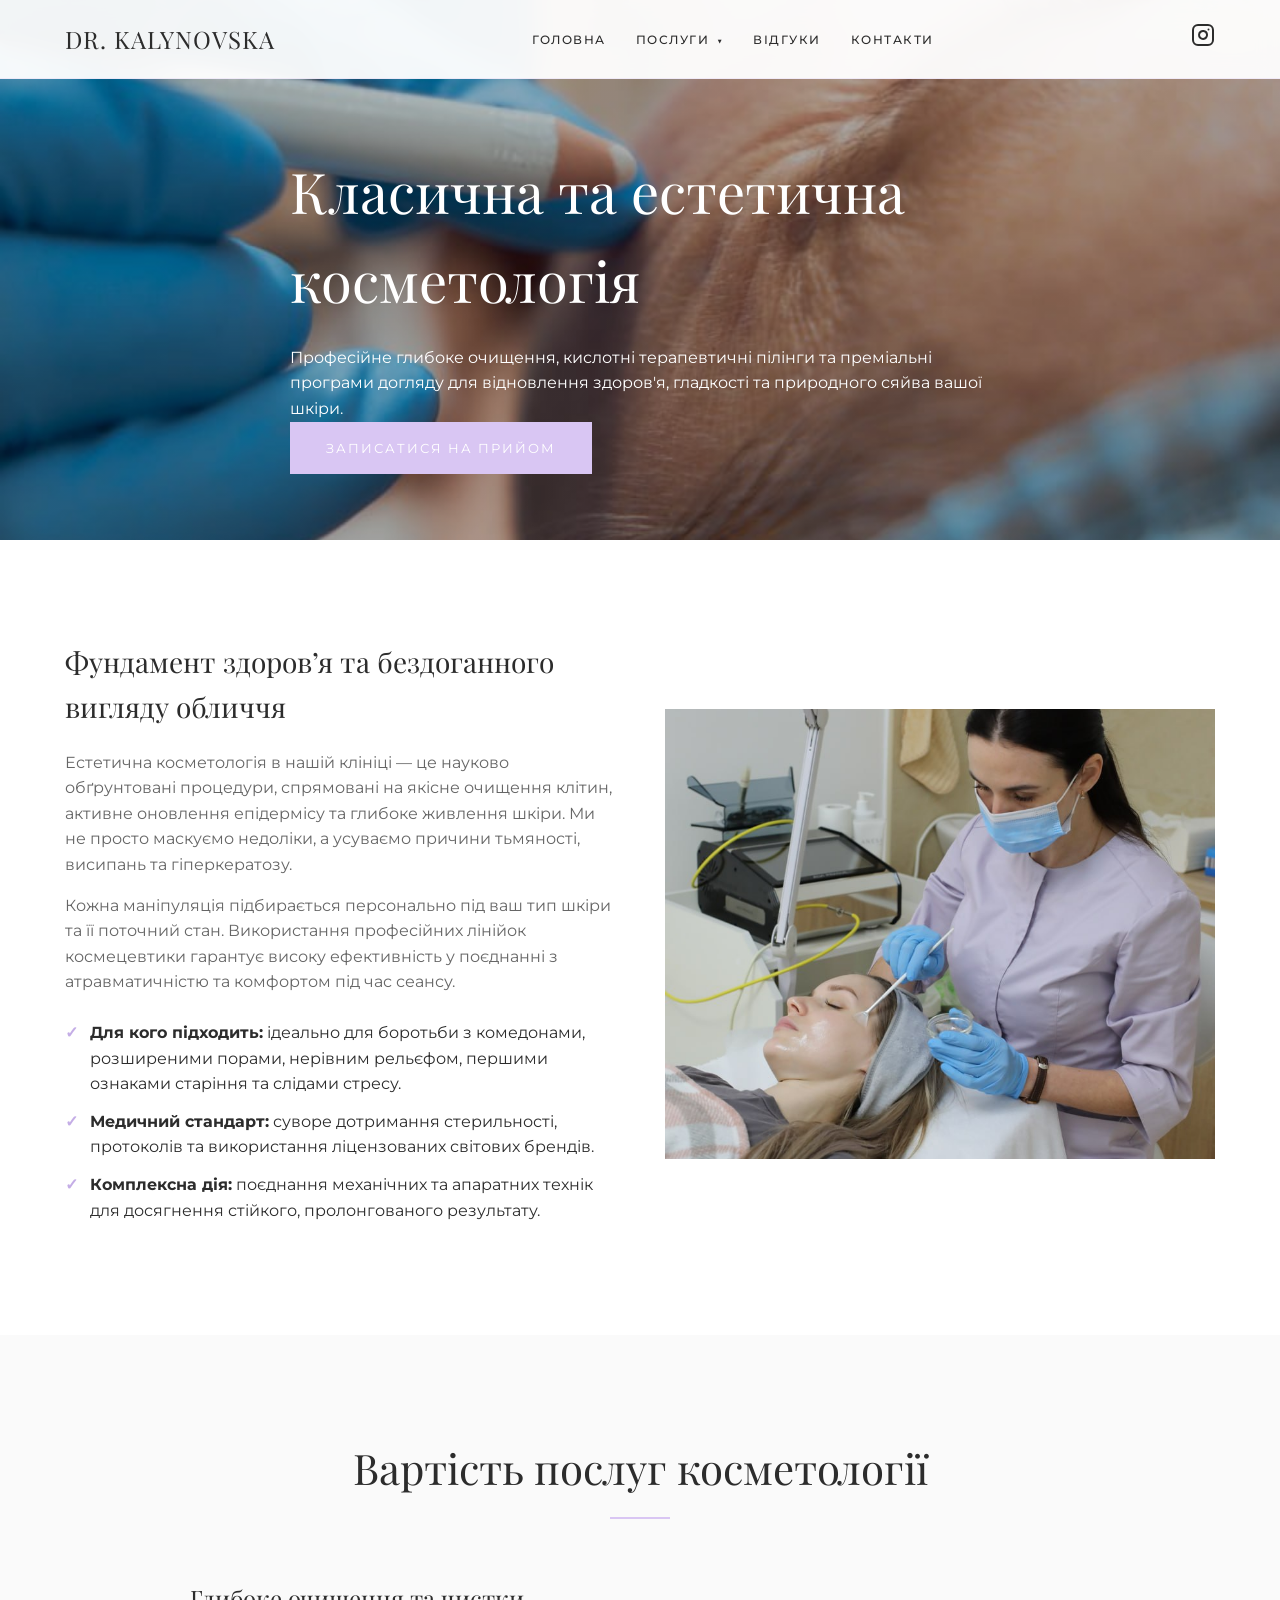
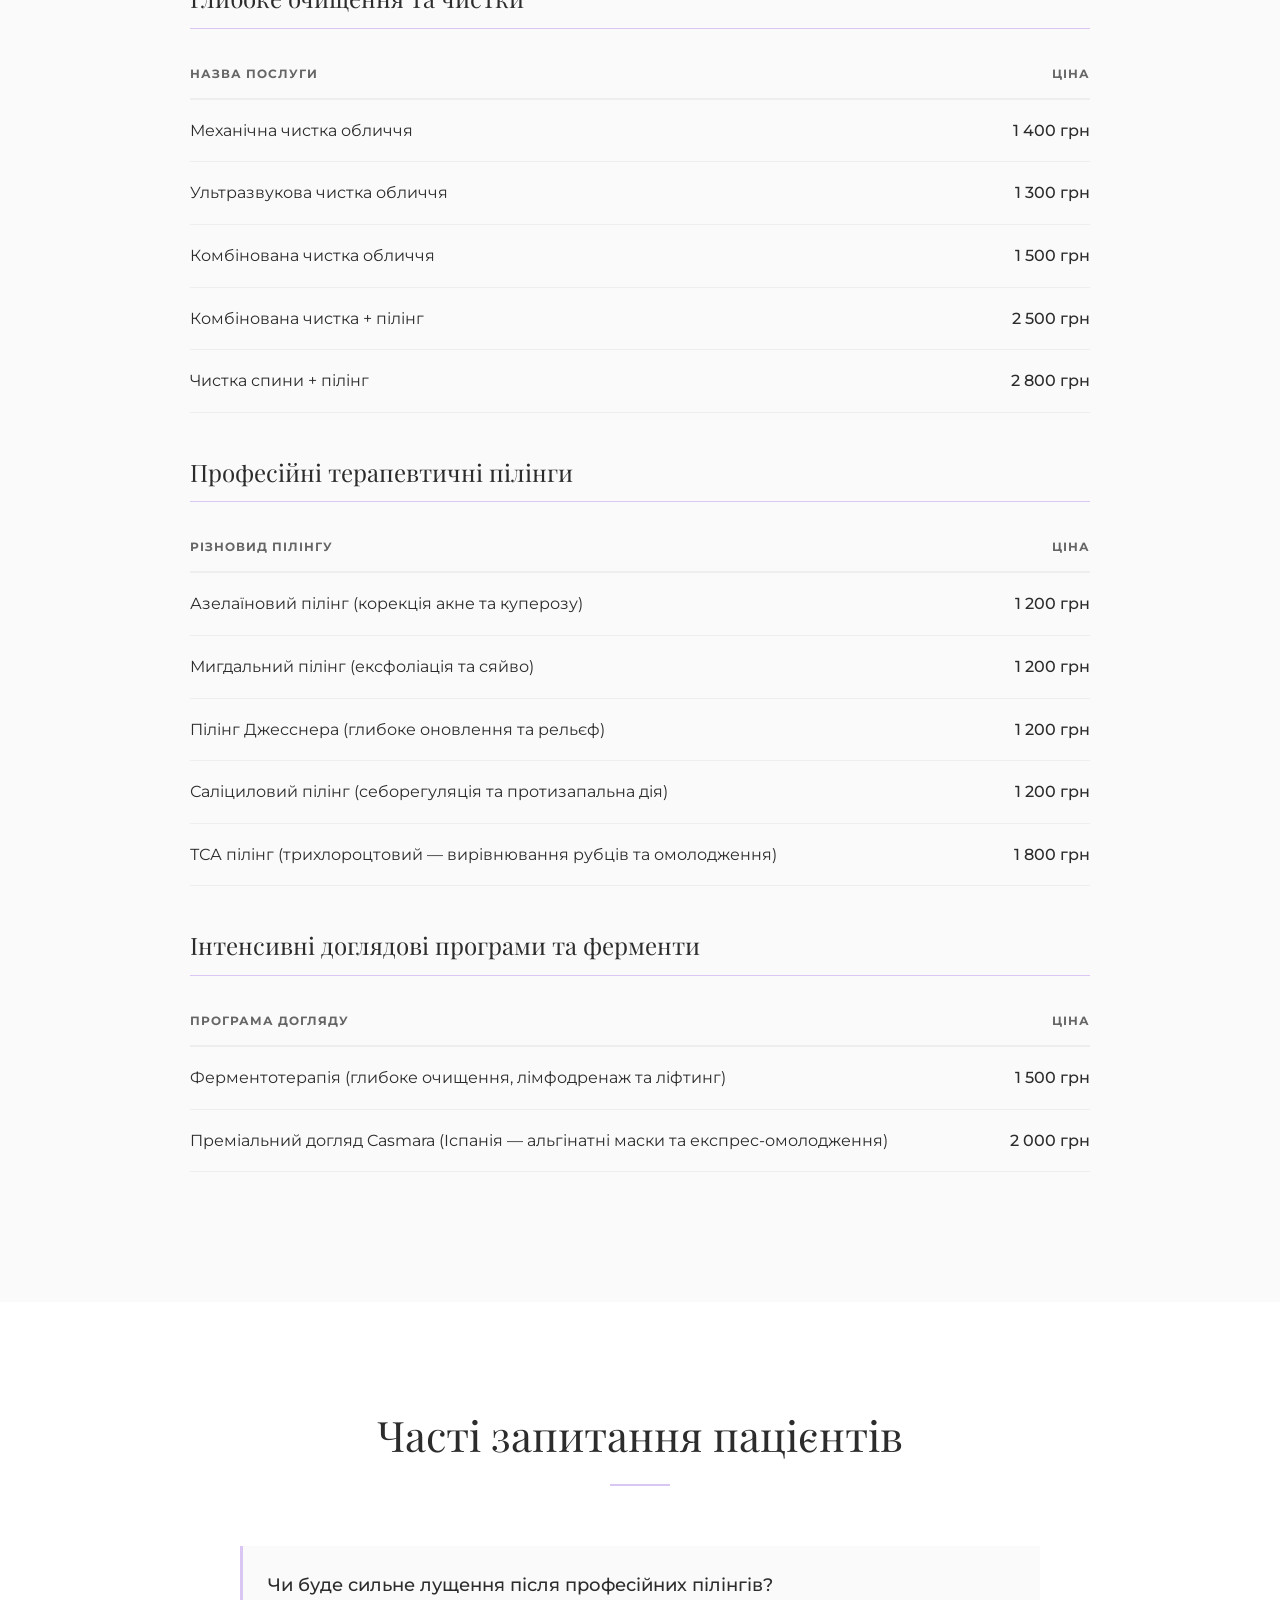
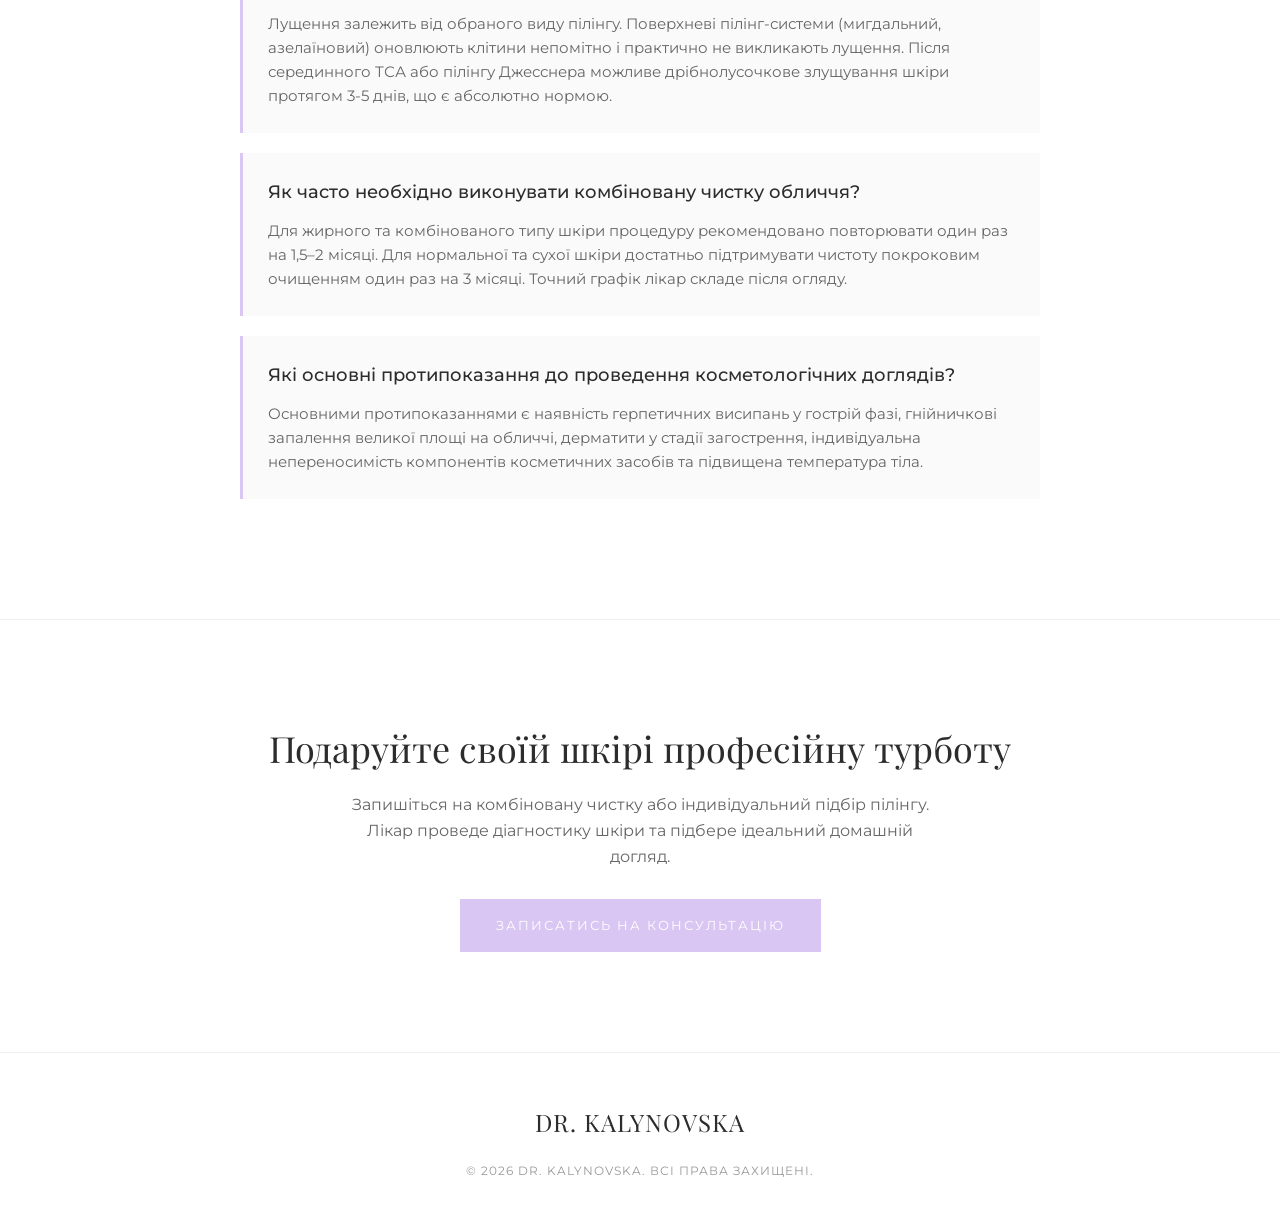
<file: services/cosmetology.html>
<!DOCTYPE html>
<html lang="uk">

<head>
    <meta charset="UTF-8">
    <meta name="viewport" content="width=device-width, initial-scale=1.0">
    <!-- Google Tag Manager -->
<script>(function(w,d,s,l,i){w[l]=w[l]||[];w[l].push({'gtm.start':
new Date().getTime(),event:'gtm.js'});var f=d.getElementsByTagName(s)[0],
j=d.createElement(s),dl=l!='dataLayer'?'&l='+l:'';j.async=true;j.src=
'https://www.googletagmanager.com/gtm.js?id='+i+dl;f.parentNode.insertBefore(j,f);
})(window,document,'script','dataLayer','GTM-PXTKJHD4');</script>
<!-- End Google Tag Manager -->
    <title>Професійна косметологія Львів | Чистки та пілінги — Dr. Kalynovska</title>
    <link rel="canonical" href="https://www.kalynovska.lviv.ua/services/cosmetology.html" />
    <link rel="preconnect" href="https://fonts.googleapis.com">
    <link rel="preconnect" href="https://fonts.gstatic.com" crossorigin>
    <link href="https://fonts.googleapis.com/css2?family=Montserrat:wght@300;400;500;600&family=Playfair+Display:ital,wght@0,400;0,600;1,400&display=swap" rel="stylesheet">
    <link rel="stylesheet" href="../style.css">
    <style>
        /* Локальные стили для красивого оформления таблиц, списков и FAQ */
        .service-hero {
            height: 60vh;
            min-height: 450px;
            display: flex;
            align-items: center;
            background: linear-gradient(rgba(0,0,0,0.25), rgba(0,0,0,0.25)), 
                        url('../photos.jpg/17.jpg') center/cover;
            color: white;
            padding-top: 80px;
        }
        .service-hero h1 {
            font-size: clamp(32px, 5vw, 56px);
            margin-bottom: 20px;
            color: white;
        }
        .desc-grid {
            display: grid;
            grid-template-columns: 1fr 1fr;
            gap: 50px;
            align-items: center;
        }
        .desc-text h3 {
            font-size: 28px;
            margin-bottom: 20px;
        }
        .desc-text p {
            color: var(--text-gray);
            margin-bottom: 15px;
        }
        .advantages-list {
            margin-top: 25px;
        }
        .advantages-list li {
            margin-bottom: 12px;
            position: relative;
            padding-left: 25px;
        }
        .advantages-list li::before {
            content: "✓";
            position: absolute;
            left: 0;
            color: var(--accent-purple-dark);
            font-weight: bold;
        }
        
        /* Прайс-таблицы */
        .price-tables-container {
            max-width: 900px;
            margin: 0 auto;
        }
        .price-category-title {
            font-family: 'Playfair Display', serif;
            font-size: 24px;
            margin: 40px 0 20px 0;
            text-align: left;
            border-bottom: 1px solid var(--accent-purple);
            padding-bottom: 10px;
        }
        .price-category-title:first-of-type {
            margin-top: 0;
        }
        .custom-price-table {
            width: 100%;
            border-collapse: collapse;
            margin-bottom: 30px;
        }
        .custom-price-table th {
            text-align: left;
            padding: 15px 0;
            font-size: 12px;
            text-transform: uppercase;
            letter-spacing: 1px;
            color: var(--text-gray);
            border-bottom: 2px solid #eee;
        }
        .custom-price-table td {
            padding: 18px 0;
            border-bottom: 1px solid #eee;
            font-size: 16px;
        }
        .custom-price-table td.price-val {
            text-align: right;
            font-weight: 500;
        }

        /* FAQ */
        .faq-container {
            max-width: 800px;
            margin: 0 auto;
        }
        .faq-item {
            background: var(--bg-soft);
            padding: 25px;
            margin-bottom: 20px;
            border-left: 3px solid var(--accent-purple);
        }
        .faq-item h3 {
            font-size: 18px;
            margin-bottom: 12px;
            font-family: 'Montserrat', sans-serif;
            font-weight: 500;
        }
        .faq-item p {
            color: var(--text-gray);
            font-size: 15px;
        }

        /* CTA */
        .cta-section {
            text-align: center;
            background: #fff;
            border-top: 1px solid #eee;
        }
        .cta-box h2 {
            font-size: 36px;
            margin-bottom: 15px;
        }
        .cta-box p {
            color: var(--text-gray);
            margin-bottom: 30px;
            max-width: 600px;
            margin-left: auto;
            margin-right: auto;
        }

        @media (max-width: 768px) {
            .desc-grid {
                grid-template-columns: 1fr;
            }
        }
    </style>
</head>

<body>
    <!-- Google Tag Manager (noscript) -->
<noscript><iframe src="https://www.googletagmanager.com/ns.html?id=GTM-PXTKJHD4"
height="0" width="0" style="display:none;visibility:hidden"></iframe></noscript>
<!-- End Google Tag Manager (noscript) -->
    <nav>
        <div class="container nav-container">
            <a href="../index.html" class="logo">DR. KALYNOVSKA</a>

            <div class="menu-toggle" id="mobile-menu">
                <span class="bar"></span>
                <span class="bar"></span>
                <span class="bar"></span>
            </div>

            <ul class="nav-links">
                <li><a href="../index.html">Головна</a></li>
                <li class="dropdown">
                    <a href="index.html" class="dropdown-toggle">Послуги <span class="arrow">▼</span></a>
                    <ul class="dropdown-menu">
                        <li><a href="laser-epilation.html">Лазерна епіляція</a></li>
                        <li><a href="dermatology.html">Дерматологія</a></li>
                        <li><a href="cosmetology.html">Косметологія</a></li>
                        <li><a href="injections.html">Ін'єкційні процедури</a></li>
                        <li><a href="botox.html">Ботулінотерапія</a></li>
                        <li><a href="rf-lifting.html">RF-ліфтинг</a></li>
                        <li><a href="vessel-removal.html">Видалення судин</a></li>
                    </ul>
                </li>
                <li><a href="../index.html#reviews">Відгуки</a></li>
                <li><a href="../index.html#contact">Контакти</a></li>
            </ul>

            <a href="https://www.instagram.com/dr.kalynovska_/" target="_blank" class="instagram-link">
                <svg width="24" height="24" viewBox="0 0 24 24" fill="none" stroke="currentColor" stroke-width="2" stroke-linecap="round" stroke-linejoin="round">
                    <rect x="2" y="2" width="20" height="20" rx="5" ry="5"></rect>
                    <path d="M16 11.37A4 4 0 1 1 12.63 8 4 4 0 0 1 16 11.37z"></path>
                    <line x1="17.5" y1="6.5" x2="17.51" y2="6.5"></line>
                </svg>
            </a>
        </div>
    </nav>

    <section class="service-hero">
        <div class="container">
            <div class="hero-content reveal">
                <h1>Класична та естетична косметологія</h1>
                <p>Професійне глибоке очищення, кислотні терапевтичні пілінги та преміальні програми догляду для відновлення здоров'я, гладкості та природного сяйва вашої шкіри.</p>
                <div class="hero-btns">
                    <a href="../index.html#contact" class="btn btn-primary">Записатися на прийом</a>
                </div>
            </div>
        </div>
    </section>

    <section class="section-padding">
        <div class="container">
            <div class="desc-grid">
                <div class="desc-text reveal">
                    <h3>Фундамент здоров’я та бездоганного вигляду обличчя</h3>
                    <p>Естетична косметологія в нашій клініці — це науково обґрунтовані процедури, спрямовані на якісне очищення клітин, активне оновлення епідермісу та глибоке живлення шкіри. Ми не просто маскуємо недоліки, а усуваємо причини тьмяності, висипань та гіперкератозу.</p>
                    <p>Кожна маніпуляція підбирається персонально під ваш тип шкіри та її поточний стан. Використання професійних лінійок космецевтики гарантує високу ефективність у поєднанні з атравматичністю та комфортом під час сеансу.</p>
                    
                    <ul class="advantages-list">
                        <li><strong>Для кого підходить:</strong> ідеально для боротьби з комедонами, розширеними порами, нерівним рельєфом, першими ознаками старіння та слідами стресу.</li>
                        <li><strong>Медичний стандарт:</strong> суворе дотримання стерильності, протоколів та використання ліцензованих світових брендів.</li>
                        <li><strong>Комплексна дія:</strong> поєднання механічних та апаратних технік для досягнення стійкого, пролонгованого результату.</li>
                    </ul>
                </div>
                <div class="desc-text reveal">
                    <img src="../photos.jpg/1.jpg" alt="Косметологічний догляд для обличчя" style="width: 100%; height: 450px; object-fit: cover;">
                </div>
            </div>
        </div>
    </section>

    <section class="section-padding" style="background: var(--bg-soft);">
        <div class="container">
            <div class="section-title reveal">
                <h2>Вартість послуг косметології</h2>
                <div class="divider"></div>
            </div>

            <div class="price-tables-container reveal">
                
                <div class="price-category-title">Глибоке очищення та чистки</div>
                <table class="custom-price-table">
                    <thead>
                        <tr>
                            <th>Назва послуги</th>
                            <th style="text-align: right;">Ціна</th>
                        </tr>
                    </thead>
                    <tbody>
                        <tr>
                            <td>Механічна чистка обличчя</td>
                            <td class="price-val">1 400 грн</td>
                        </tr>
                        <tr>
                            <td>Ультразвукова чистка обличчя</td>
                            <td class="price-val">1 300 грн</td>
                        </tr>
                        <tr>
                            <td>Комбінована чистка обличчя</td>
                            <td class="price-val">1 500 грн</td>
                        </tr>
                        <tr>
                            <td>Комбінована чистка + пілінг</td>
                            <td class="price-val">2 500 грн</td>
                        </tr>
                        <tr>
                            <td>Чистка спини + пілінг</td>
                            <td class="price-val">2 800 грн</td>
                        </tr>
                    </tbody>
                </table>

                <div class="price-category-title">Професійні терапевтичні пілінги</div>
                <table class="custom-price-table">
                    <thead>
                        <tr>
                            <th>Різновид пілінгу</th>
                            <th style="text-align: right;">Ціна</th>
                        </tr>
                    </thead>
                    <tbody>
                        <tr>
                            <td>Азелаїновий пілінг (корекція акне та куперозу)</td>
                            <td class="price-val">1 200 грн</td>
                        </tr>
                        <tr>
                            <td>Мигдальний пілінг (ексфоліація та сяйво)</td>
                            <td class="price-val">1 200 грн</td>
                        </tr>
                        <tr>
                            <td>Пілінг Джесснера (глибоке оновлення та рельєф)</td>
                            <td class="price-val">1 200 грн</td>
                        </tr>
                        <tr>
                            <td>Саліциловий пілінг (себорегуляція та протизапальна дія)</td>
                            <td class="price-val">1 200 грн</td>
                        </tr>
                        <tr>
                            <td>ТСА пілінг (трихлороцтовий — вирівнювання рубців та омолодження)</td>
                            <td class="price-val">1 800 грн</td>
                        </tr>
                    </tbody>
                </table>

                <div class="price-category-title">Інтенсивні доглядові програми та ферменти</div>
                <table class="custom-price-table">
                    <thead>
                        <tr>
                            <th>Програма догляду</th>
                            <th style="text-align: right;">Ціна</th>
                        </tr>
                    </thead>
                    <tbody>
                        <tr>
                            <td>Ферментотерапія (глибоке очищення, лімфодренаж та ліфтинг)</td>
                            <td class="price-val">1 500 грн</td>
                        </tr>
                        <tr>
                            <td>Преміальний догляд Casmara (Іспанія — альгінатні маски та експрес-омолодження)</td>
                            <td class="price-val">2 000 грн</td>
                        </tr>
                    </tbody>
                </table>

            </div>
        </div>
    </section>

    <section class="section-padding">
        <div class="container">
            <div class="section-title reveal">
                <h2>Часті запитання пацієнтів</h2>
                <div class="divider"></div>
            </div>

            <div class="faq-container reveal">
                <div class="faq-item">
                    <h3>Чи буде сильне лущення після професійних пілінгів?</h3>
                    <p>Лущення залежить від обраного виду пілінгу. Поверхневі пілінг-системи (мигдальний, азелаїновий) оновлюють клітини непомітно і практично не викликають лущення. Після серединного ТСА або пілінгу Джесснера можливе дрібнолусочкове злущування шкіри протягом 3-5 днів, що є абсолютно нормою.</p>
                </div>

                <div class="faq-item">
                    <h3>Як часто необхідно виконувати комбіновану чистку обличчя?</h3>
                    <p>Для жирного та комбінованого типу шкіри процедуру рекомендовано повторювати один раз на 1,5–2 місяці. Для нормальної та сухої шкіри достатньо підтримувати чистоту покроковим очищенням один раз на 3 місяці. Точний графік лікар складе після огляду.</p>
                </div>

                <div class="faq-item">
                    <h3>Які основні протипоказання до проведення косметологічних доглядів?</h3>
                    <p>Основними протипоказаннями є наявність герпетичних висипань у гострій фазі, гнійничкові запалення великої площі на обличчі, дерматити у стадії загострення, індивідуальна непереносимість компонентів косметичних засобів та підвищена температура тіла.</p>
                </div>
            </div>
        </div>
    </section>

    <section class="cta-section section-padding">
        <div class="container">
            <div class="cta-box reveal">
                <h2>Подаруйте своїй шкірі професійну турботу</h2>
                <p>Запишіться на комбіновану чистку або індивідуальний підбір пілінгу. Лікар проведе діагностику шкіри та підбере ідеальний домашній догляд.</p>
                <a href="../index.html#contact" class="btn btn-primary">Записатись на консультацію</a>
            </div>
        </div>
    </section>

    <footer>
        <div class="container">
            <div class="logo">DR. KALYNOVSKA</div>
            <p>© 2026 DR. KALYNOVSKA. ВСІ ПРАВА ЗАХИЩЕНІ.</p>
        </div>
    </footer>

    <script src="../script.js"></script>
</body>

</html>
</file>
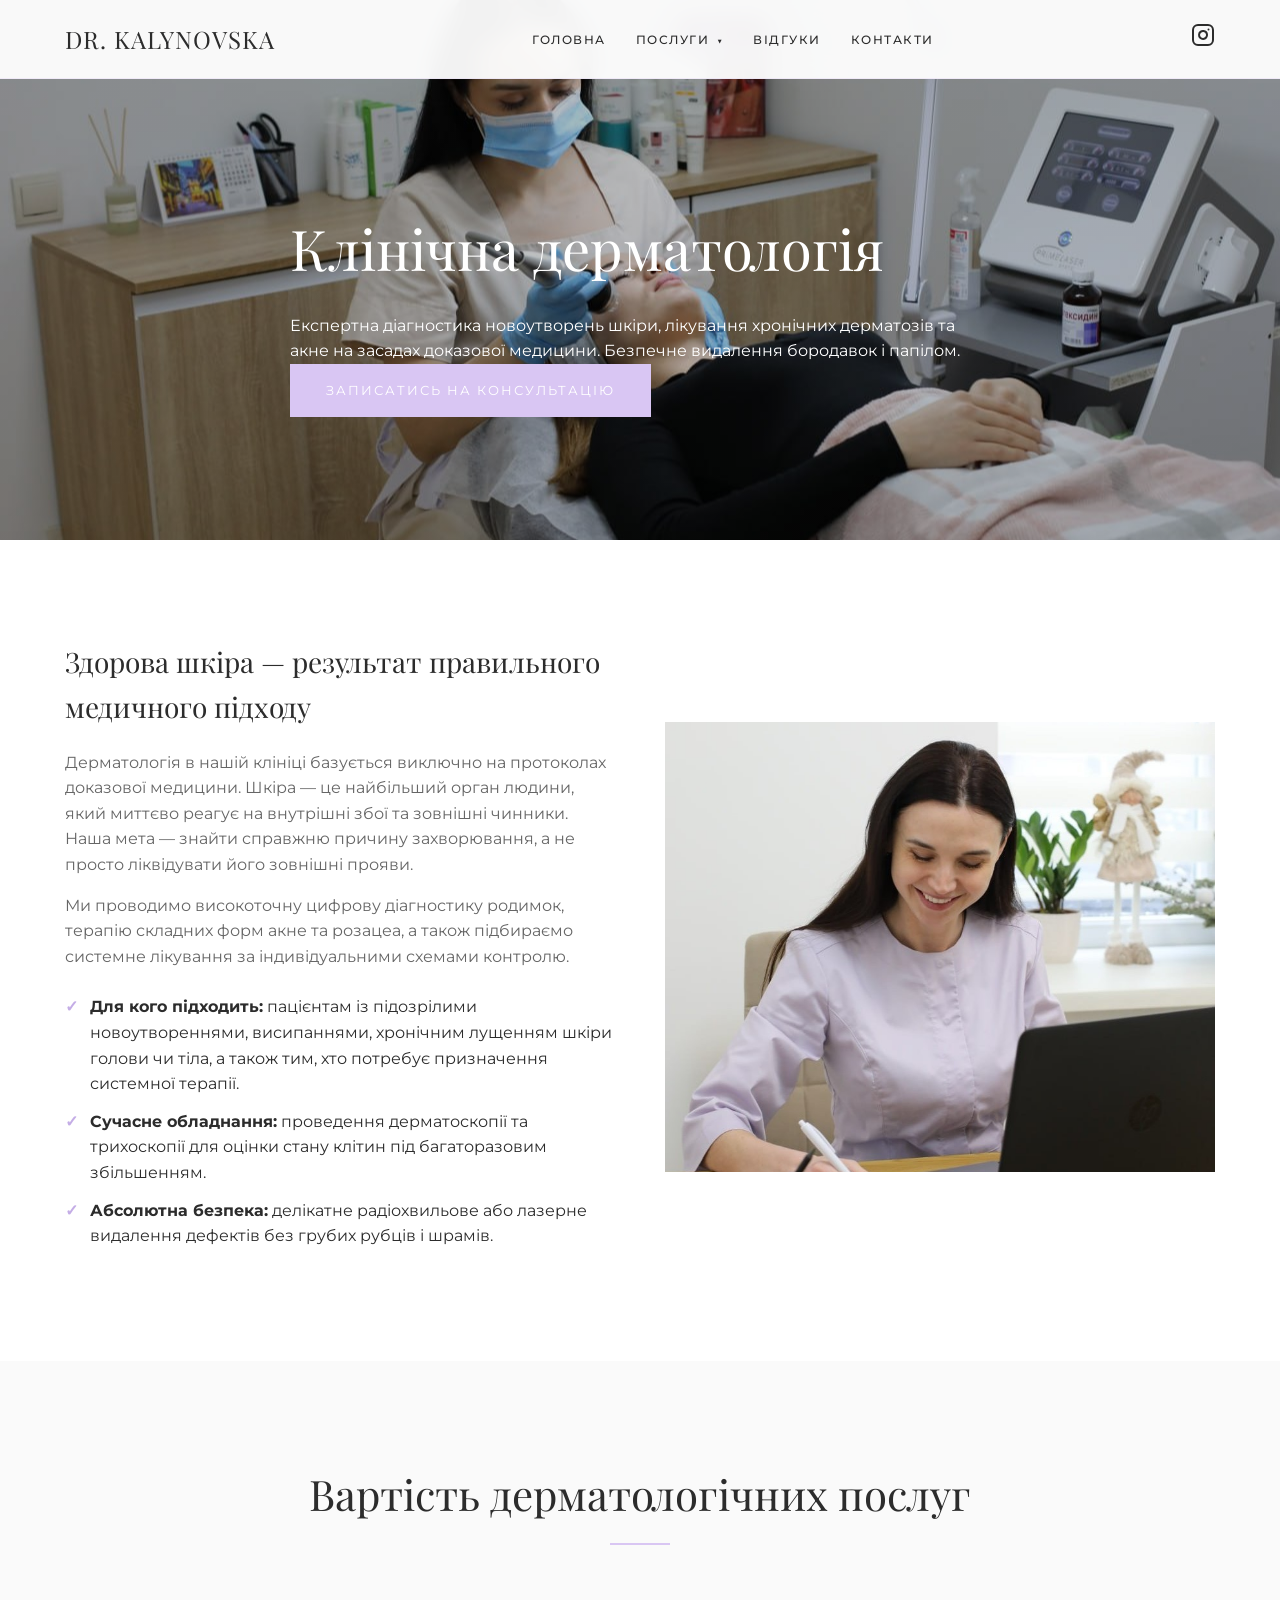
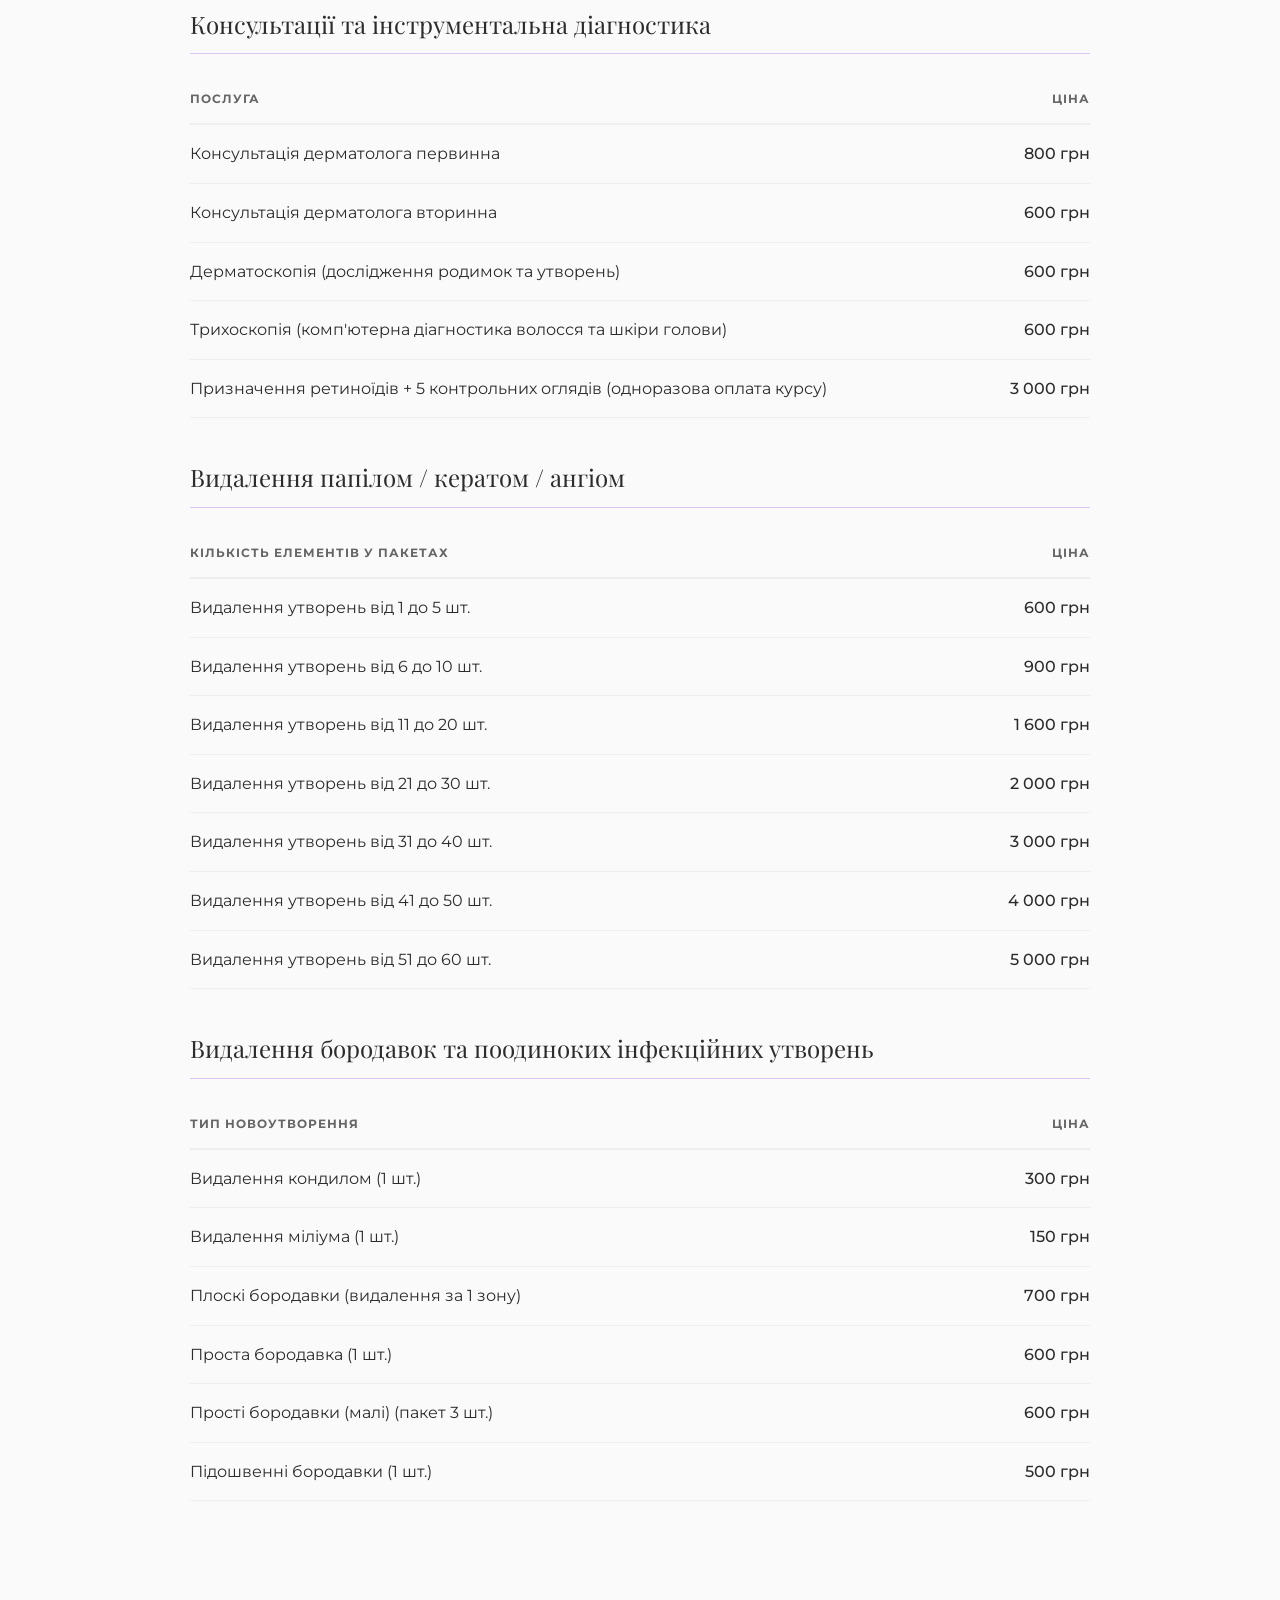
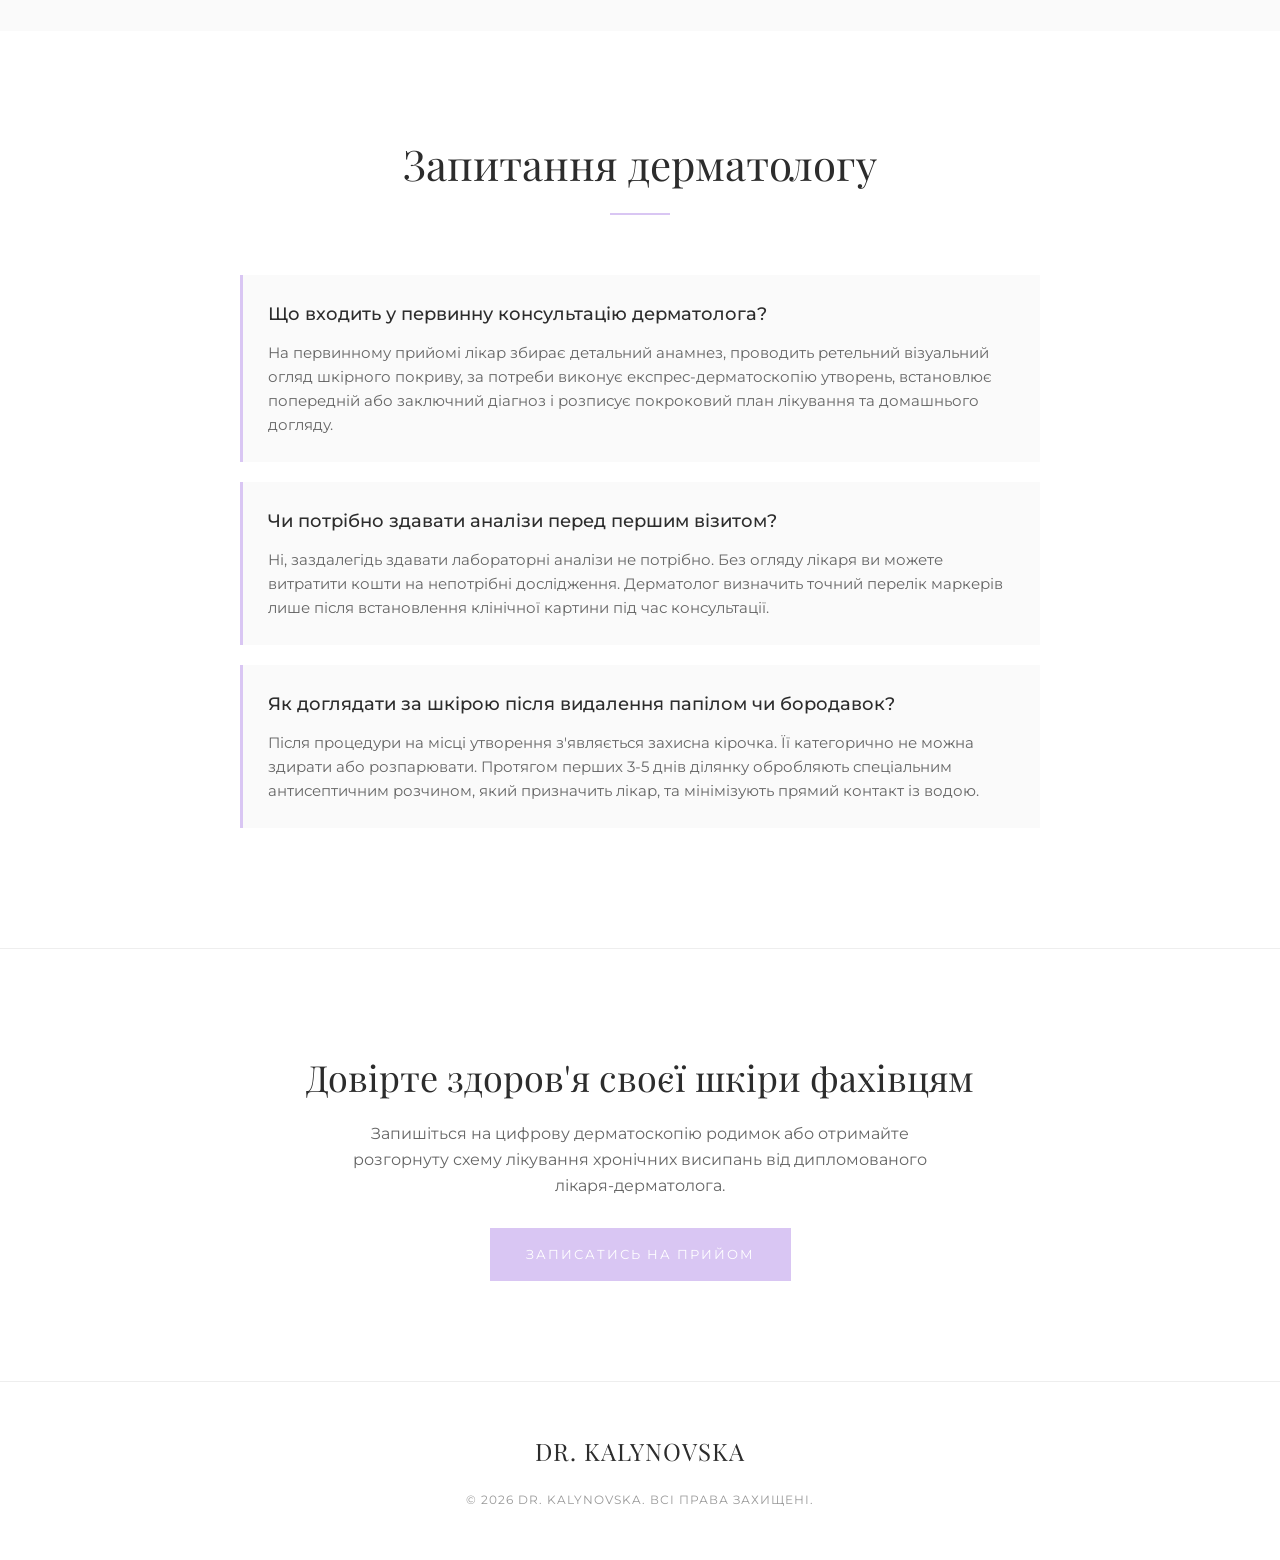
<file: services/dermatology.html>
<!DOCTYPE html>
<html lang="uk">

<head>
    <meta charset="UTF-8">
    <meta name="viewport" content="width=device-width, initial-scale=1.0">
    <!-- Google Tag Manager -->
<script>(function(w,d,s,l,i){w[l]=w[l]||[];w[l].push({'gtm.start':
new Date().getTime(),event:'gtm.js'});var f=d.getElementsByTagName(s)[0],
j=d.createElement(s),dl=l!='dataLayer'?'&l='+l:'';j.async=true;j.src=
'https://www.googletagmanager.com/gtm.js?id='+i+dl;f.parentNode.insertBefore(j,f);
})(window,document,'script','dataLayer','GTM-PXTKJHD4');</script>
<!-- End Google Tag Manager -->
    <title>Консультація дерматолога Львів | Видалення новоутворень — Dr. Kalynovska</title>
    <link rel="canonical" href="https://www.kalynovska.lviv.ua/services/dermatology.html" />
    <link rel="preconnect" href="https://fonts.googleapis.com">
    <link rel="preconnect" href="https://fonts.gstatic.com" crossorigin>
    <link href="https://fonts.googleapis.com/css2?family=Montserrat:wght@300;400;500;600&family=Playfair+Display:ital,wght@0,400;0,600;1,400&display=swap" rel="stylesheet">
    <link rel="stylesheet" href="../style.css">
    <style>
        /* Локальные стили для красивого оформления таблиц, списков и FAQ */
        .service-hero {
            height: 60vh;
            min-height: 450px;
            display: flex;
            align-items: center;
            background: linear-gradient(rgba(0,0,0,0.25), rgba(0,0,0,0.25)), 
                        url('../photos.jpg/3.jpg') center/cover;
            color: white;
            padding-top: 80px;
        }
        .service-hero h1 {
            font-size: clamp(32px, 5vw, 56px);
            margin-bottom: 20px;
            color: white;
        }
        .desc-grid {
            display: grid;
            grid-template-columns: 1fr 1fr;
            gap: 50px;
            align-items: center;
        }
        .desc-text h3 {
            font-size: 28px;
            margin-bottom: 20px;
        }
        .desc-text p {
            color: var(--text-gray);
            margin-bottom: 15px;
        }
        .advantages-list {
            margin-top: 25px;
        }
        .advantages-list li {
            margin-bottom: 12px;
            position: relative;
            padding-left: 25px;
        }
        .advantages-list li::before {
            content: "✓";
            position: absolute;
            left: 0;
            color: var(--accent-purple-dark);
            font-weight: bold;
        }
        
        /* Прайс-таблицы */
        .price-tables-container {
            max-width: 900px;
            margin: 0 auto;
        }
        .price-category-title {
            font-family: 'Playfair Display', serif;
            font-size: 24px;
            margin: 40px 0 20px 0;
            text-align: left;
            border-bottom: 1px solid var(--accent-purple);
            padding-bottom: 10px;
        }
        .price-category-title:first-of-type {
            margin-top: 0;
        }
        .custom-price-table {
            width: 100%;
            border-collapse: collapse;
            margin-bottom: 30px;
        }
        .custom-price-table th {
            text-align: left;
            padding: 15px 0;
            font-size: 12px;
            text-transform: uppercase;
            letter-spacing: 1px;
            color: var(--text-gray);
            border-bottom: 2px solid #eee;
        }
        .custom-price-table td {
            padding: 16px 0;
            border-bottom: 1px solid #eee;
            font-size: 16px;
        }
        .custom-price-table td.price-val {
            text-align: right;
            font-weight: 500;
        }

        /* FAQ */
        .faq-container {
            max-width: 800px;
            margin: 0 auto;
        }
        .faq-item {
            background: var(--bg-soft);
            padding: 25px;
            margin-bottom: 20px;
            border-left: 3px solid var(--accent-purple);
        }
        .faq-item h3 {
            font-size: 18px;
            margin-bottom: 12px;
            font-family: 'Montserrat', sans-serif;
            font-weight: 500;
        }
        .faq-item p {
            color: var(--text-gray);
            font-size: 15px;
        }

        /* CTA */
        .cta-section {
            text-align: center;
            background: #fff;
            border-top: 1px solid #eee;
        }
        .cta-box h2 {
            font-size: 36px;
            margin-bottom: 15px;
        }
        .cta-box p {
            color: var(--text-gray);
            margin-bottom: 30px;
            max-width: 600px;
            margin-left: auto;
            margin-right: auto;
        }

        @media (max-width: 768px) {
            .desc-grid {
                grid-template-columns: 1fr;
            }
        }
    </style>
</head>

<body>
    <!-- Google Tag Manager (noscript) -->
<noscript><iframe src="https://www.googletagmanager.com/ns.html?id=GTM-PXTKJHD4"
height="0" width="0" style="display:none;visibility:hidden"></iframe></noscript>
<!-- End Google Tag Manager (noscript) -->
    <nav>
        <div class="container nav-container">
            <a href="../index.html" class="logo">DR. KALYNOVSKA</a>

            <div class="menu-toggle" id="mobile-menu">
                <span class="bar"></span>
                <span class="bar"></span>
                <span class="bar"></span>
            </div>

            <ul class="nav-links">
                <li><a href="../index.html">Головна</a></li>
                <li class="dropdown">
                    <a href="index.html" class="dropdown-toggle">Послуги <span class="arrow">▼</span></a>
                    <ul class="dropdown-menu">
                        <li><a href="laser-epilation.html">Лазерна епіляція</a></li>
                        <li><a href="dermatology.html">Дерматологія</a></li>
                        <li><a href="cosmetology.html">Косметологія</a></li>
                        <li><a href="injections.html">Ін'єкційні процедури</a></li>
                        <li><a href="botox.html">Ботулінотерапія</a></li>
                        <li><a href="rf-lifting.html">RF-ліфтинг</a></li>
                        <li><a href="vessel-removal.html">Видалення судин</a></li>
                    </ul>
                </li>
                <li><a href="../index.html#reviews">Відгуки</a></li>
                <li><a href="../index.html#contact">Контакти</a></li>
            </ul>

            <a href="https://www.instagram.com/dr.kalynovska_/" target="_blank" class="instagram-link">
                <svg width="24" height="24" viewBox="0 0 24 24" fill="none" stroke="currentColor" stroke-width="2" stroke-linecap="round" stroke-linejoin="round">
                    <rect x="2" y="2" width="20" height="20" rx="5" ry="5"></rect>
                    <path d="M16 11.37A4 4 0 1 1 12.63 8 4 4 0 0 1 16 11.37z"></path>
                    <line x1="17.5" y1="6.5" x2="17.51" y2="6.5"></line>
                </svg>
            </a>
        </div>
    </nav>

    <section class="service-hero">
        <div class="container">
            <div class="hero-content reveal">
                <h1>Клінічна дерматологія</h1>
                <p>Експертна діагностика новоутворень шкіри, лікування хронічних дерматозів та акне на засадах доказової медицини. Безпечне видалення бородавок і папілом.</p>
                <div class="hero-btns">
                    <a href="../index.html#contact" class="btn btn-primary">Записатись на консультацію</a>
                </div>
            </div>
        </div>
    </section>

    <section class="section-padding">
        <div class="container">
            <div class="desc-grid">
                <div class="desc-text reveal">
                    <h3>Здорова шкіра — результат правильного медичного підходу</h3>
                    <p>Дерматологія в нашій клініці базується виключно на протоколах доказової медицини. Шкіра — це найбільший орган людини, який миттєво реагує на внутрішні збої та зовнішні чинники. Наша мета — знайти справжню причину захворювання, а не просто ліквідувати його зовнішні прояви.</p>
                    <p>Ми проводимо високоточну цифрову діагностику родимок, терапію складних форм акне та розацеа, а також підбираємо системне лікування за індивідуальними схемами контролю.</p>
                    
                    <ul class="advantages-list">
                        <li><strong>Для кого підходить:</strong> пацієнтам із підозрілими новоутвореннями, висипаннями, хронічним лущенням шкіри голови чи тіла, а також тим, хто потребує призначення системної терапії.</li>
                        <li><strong>Сучасне обладнання:</strong> проведення дерматоскопії та трихоскопії для оцінки стану клітин під багаторазовим збільшенням.</li>
                        <li><strong>Абсолютна безпека:</strong> делікатне радіохвильове або лазерне видалення дефектів без грубих рубців і шрамів.</li>
                    </ul>
                </div>
                <div class="desc-text reveal">
                    <img src="../photos.jpg/2.jpg" alt="Консультація лікаря-дерматолога" style="width: 100%; height: 450px; object-fit: cover;">
                </div>
            </div>
        </div>
    </section>

    <section class="section-padding" style="background: var(--bg-soft);">
        <div class="container">
            <div class="section-title reveal">
                <h2>Вартість дерматологічних послуг</h2>
                <div class="divider"></div>
            </div>

            <div class="price-tables-container reveal">
                
                <div class="price-category-title">Консультації та інструментальна діагностика</div>
                <table class="custom-price-table">
                    <thead>
                        <tr>
                            <th>Послуга</th>
                            <th style="text-align: right;">Ціна</th>
                        </tr>
                    </thead>
                    <tbody>
                        <tr>
                            <td>Консультація дерматолога первинна</td>
                            <td class="price-val">800 грн</td>
                        </tr>
                        <tr>
                            <td>Консультація дерматолога вторинна</td>
                            <td class="price-val">600 грн</td>
                        </tr>
                        <tr>
                            <td>Дерматоскопія (дослідження родимок та утворень)</td>
                            <td class="price-val">600 грн</td>
                        </tr>
                        <tr>
                            <td>Трихоскопія (комп'ютерна діагностика волосся та шкіри голови)</td>
                            <td class="price-val">600 грн</td>
                        </tr>
                        <tr>
                            <td>Призначення ретиноїдів + 5 контрольних оглядів (одноразова оплата курсу)</td>
                            <td class="price-val">3 000 грн</td>
                        </tr>
                    </tbody>
                </table>

                <div class="price-category-title">Видалення папілом / кератом / ангіом</div>
                <table class="custom-price-table">
                    <thead>
                        <tr>
                            <th>Кількість елементів у пакетах</th>
                            <th style="text-align: right;">Ціна</th>
                        </tr>
                    </thead>
                    <tbody>
                        <tr>
                            <td>Видалення утворень від 1 до 5 шт.</td>
                            <td class="price-val">600 грн</td>
                        </tr>
                        <tr>
                            <td>Видалення утворень від 6 до 10 шт.</td>
                            <td class="price-val">900 грн</td>
                        </tr>
                        <tr>
                            <td>Видалення утворень від 11 до 20 шт.</td>
                            <td class="price-val">1 600 грн</td>
                        </tr>
                        <tr>
                            <td>Видалення утворень від 21 до 30 шт.</td>
                            <td class="price-val">2 000 грн</td>
                        </tr>
                        <tr>
                            <td>Видалення утворень від 31 до 40 шт.</td>
                            <td class="price-val">3 000 грн</td>
                        </tr>
                        <tr>
                            <td>Видалення утворень від 41 до 50 шт.</td>
                            <td class="price-val">4 000 грн</td>
                        </tr>
                        <tr>
                            <td>Видалення утворень від 51 до 60 шт.</td>
                            <td class="price-val">5 000 грн</td>
                        </tr>
                    </tbody>
                </table>

                <div class="price-category-title">Видалення бородавок та поодиноких інфекційних утворень</div>
                <table class="custom-price-table">
                    <thead>
                        <tr>
                            <th>Тип новоутворення</th>
                            <th style="text-align: right;">Ціна</th>
                        </tr>
                    </thead>
                    <tbody>
                        <tr>
                            <td>Видалення кондилом (1 шт.)</td>
                            <td class="price-val">300 грн</td>
                        </tr>
                        <tr>
                            <td>Видалення міліума (1 шт.)</td>
                            <td class="price-val">150 грн</td>
                        </tr>
                        <tr>
                            <td>Плоскі бородавки (видалення за 1 зону)</td>
                            <td class="price-val">700 грн</td>
                        </tr>
                        <tr>
                            <td>Проста бородавка (1 шт.)</td>
                            <td class="price-val">600 грн</td>
                        </tr>
                        <tr>
                            <td>Прості бородавки (малі) (пакет 3 шт.)</td>
                            <td class="price-val">600 грн</td>
                        </tr>
                        <tr>
                            <td>Підошвенні бородавки (1 шт.)</td>
                            <td class="price-val">500 грн</td>
                        </tr>
                    </tbody>
                </table>

            </div>
        </div>
    </section>

    <section class="section-padding">
        <div class="container">
            <div class="section-title reveal">
                <h2>Запитання дерматологу</h2>
                <div class="divider"></div>
            </div>

            <div class="faq-container reveal">
                <div class="faq-item">
                    <h3>Що входить у первинну консультацію дерматолога?</h3>
                    <p>На первинному прийомі лікар збирає детальний анамнез, проводить ретельний візуальний огляд шкірного покриву, за потреби виконує експрес-дерматоскопію утворень, встановлює попередній або заключний діагноз і розписує покроковий план лікування та домашнього догляду.</p>
                </div>

                <div class="faq-item">
                    <h3>Чи потрібно здавати аналізи перед першим візитом?</h3>
                    <p>Ні, заздалегідь здавати лабораторні аналізи не потрібно. Без огляду лікаря ви можете витратити кошти на непотрібні дослідження. Дерматолог визначить точний перелік маркерів лише після встановлення клінічної картини під час консультації.</p>
                </div>

                <div class="faq-item">
                    <h3>Як доглядати за шкірою після видалення папілом чи бородавок?</h3>
                    <p>Після процедури на місці утворення з'являється захисна кірочка. Її категорично не можна здирати або розпарювати. Протягом перших 3-5 днів ділянку обробляють спеціальним антисептичним розчином, який призначить лікар, та мінімізують прямий контакт із водою.</p>
                </div>
            </div>
        </div>
    </section>

    <section class="cta-section section-padding">
        <div class="container">
            <div class="cta-box reveal">
                <h2>Довірте здоров'я своєї шкіри фахівцям</h2>
                <p>Запишіться на цифрову дерматоскопію родимок або отримайте розгорнуту схему лікування хронічних висипань від дипломованого лікаря-дерматолога.</p>
                <a href="../index.html#contact" class="btn btn-primary">Записатись на прийом</a>
            </div>
        </div>
    </section>

    <footer>
        <div class="container">
            <div class="logo">DR. KALYNOVSKA</div>
            <p>© 2026 DR. KALYNOVSKA. ВСІ ПРАВА ЗАХИЩЕНІ.</p>
        </div>
    </footer>

    <script src="../script.js"></script>
</body>

</html>
</file>
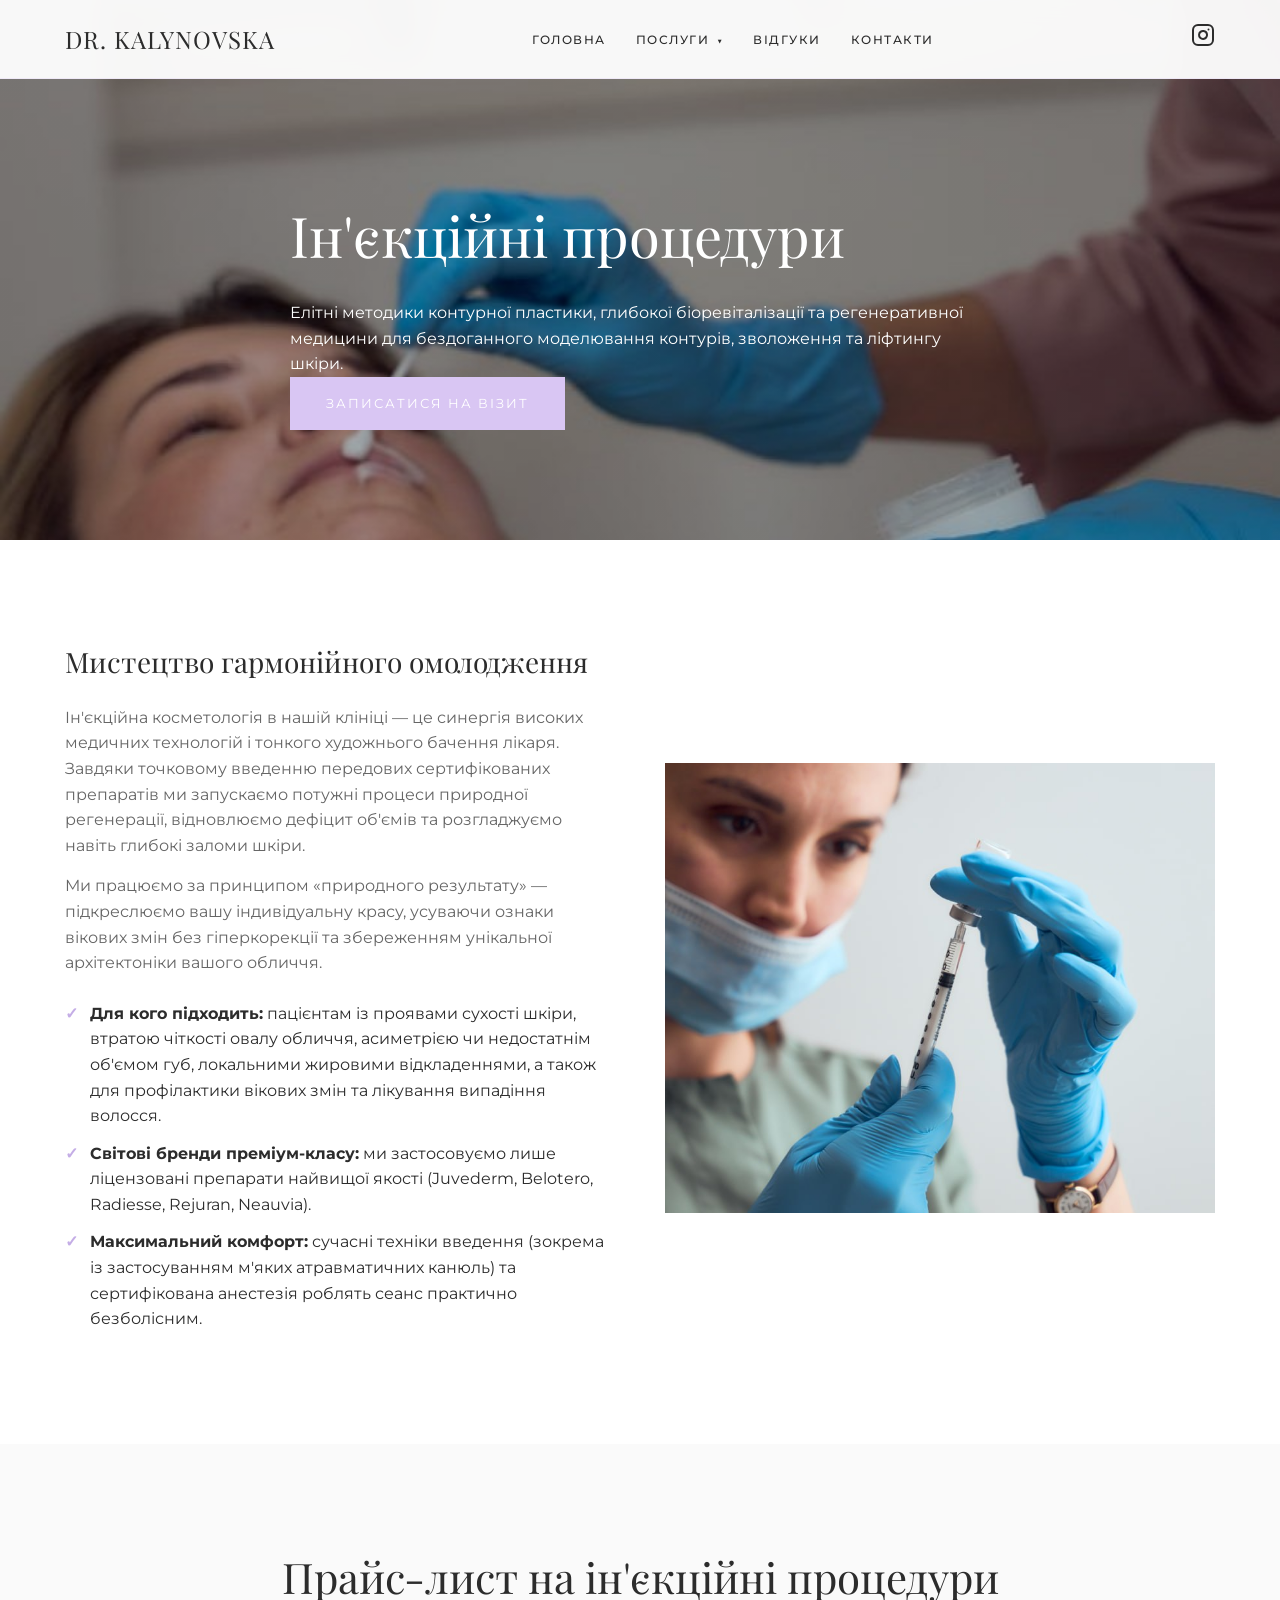
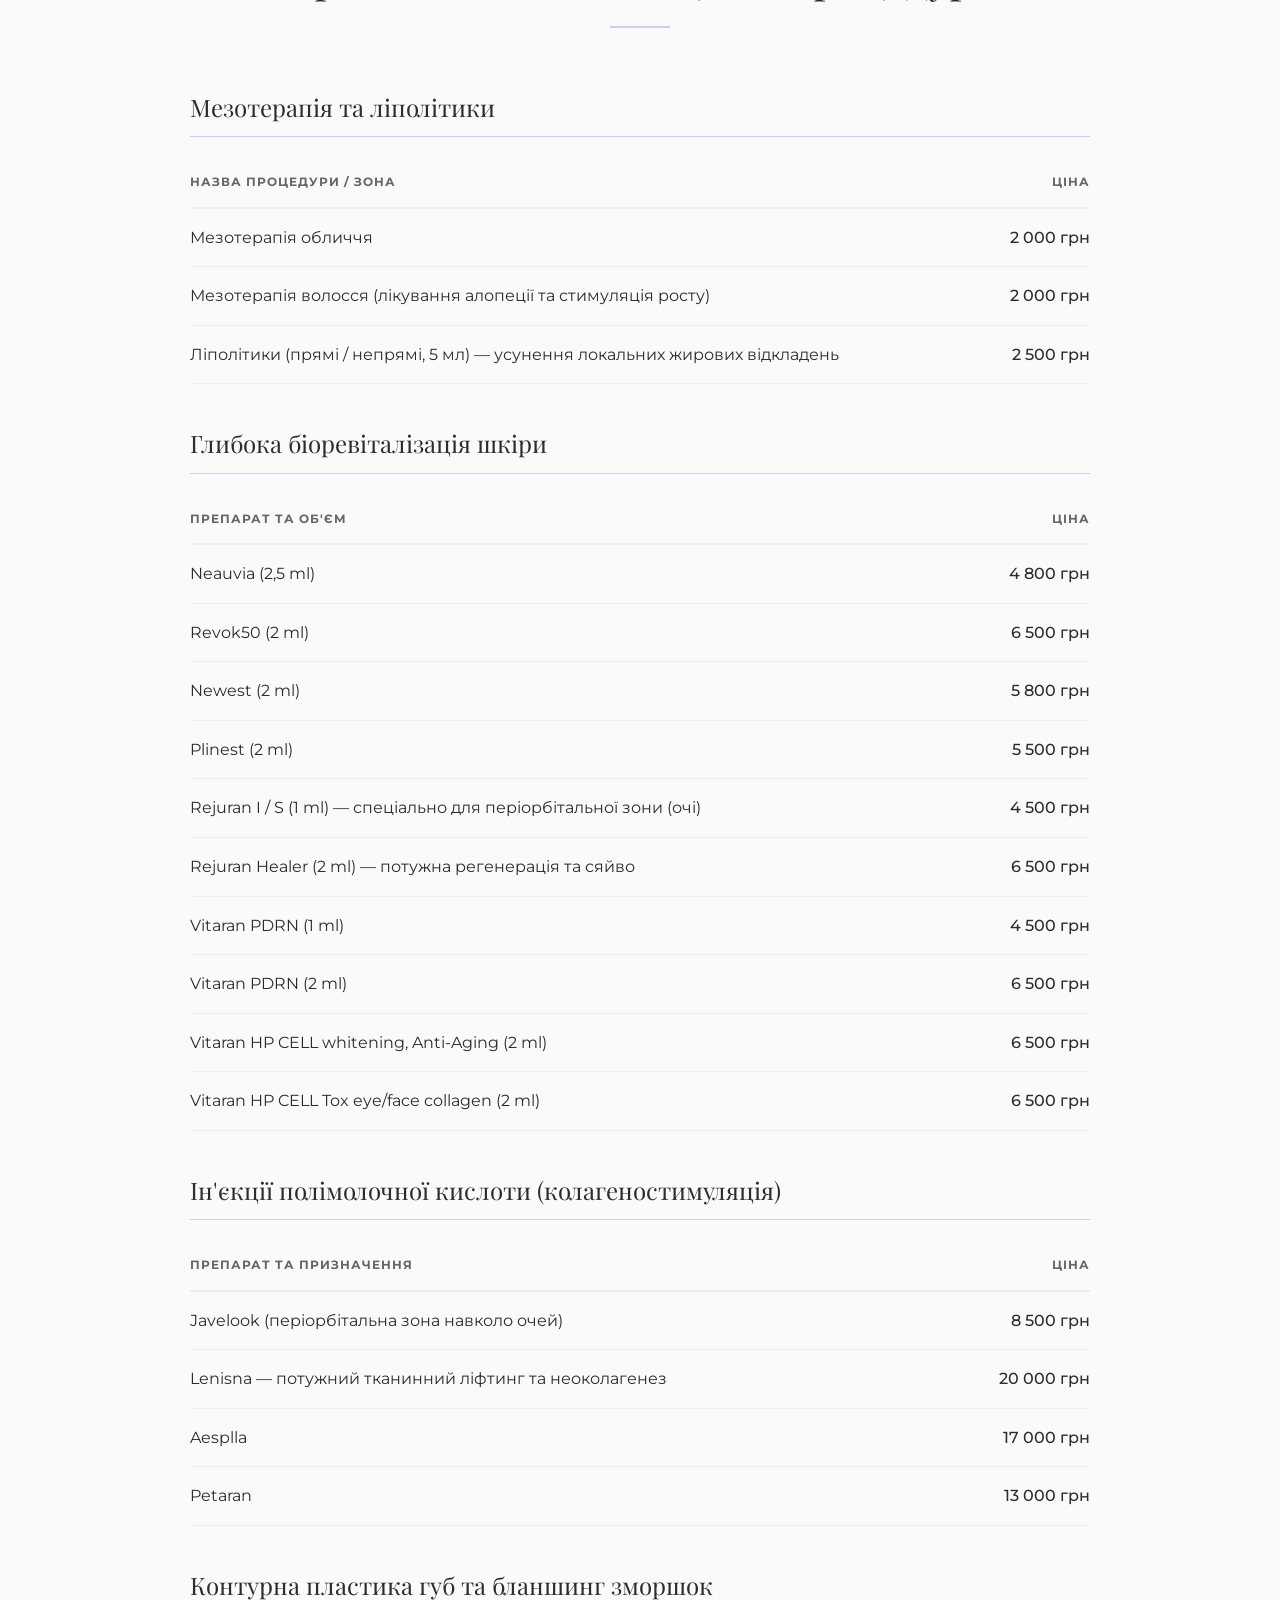
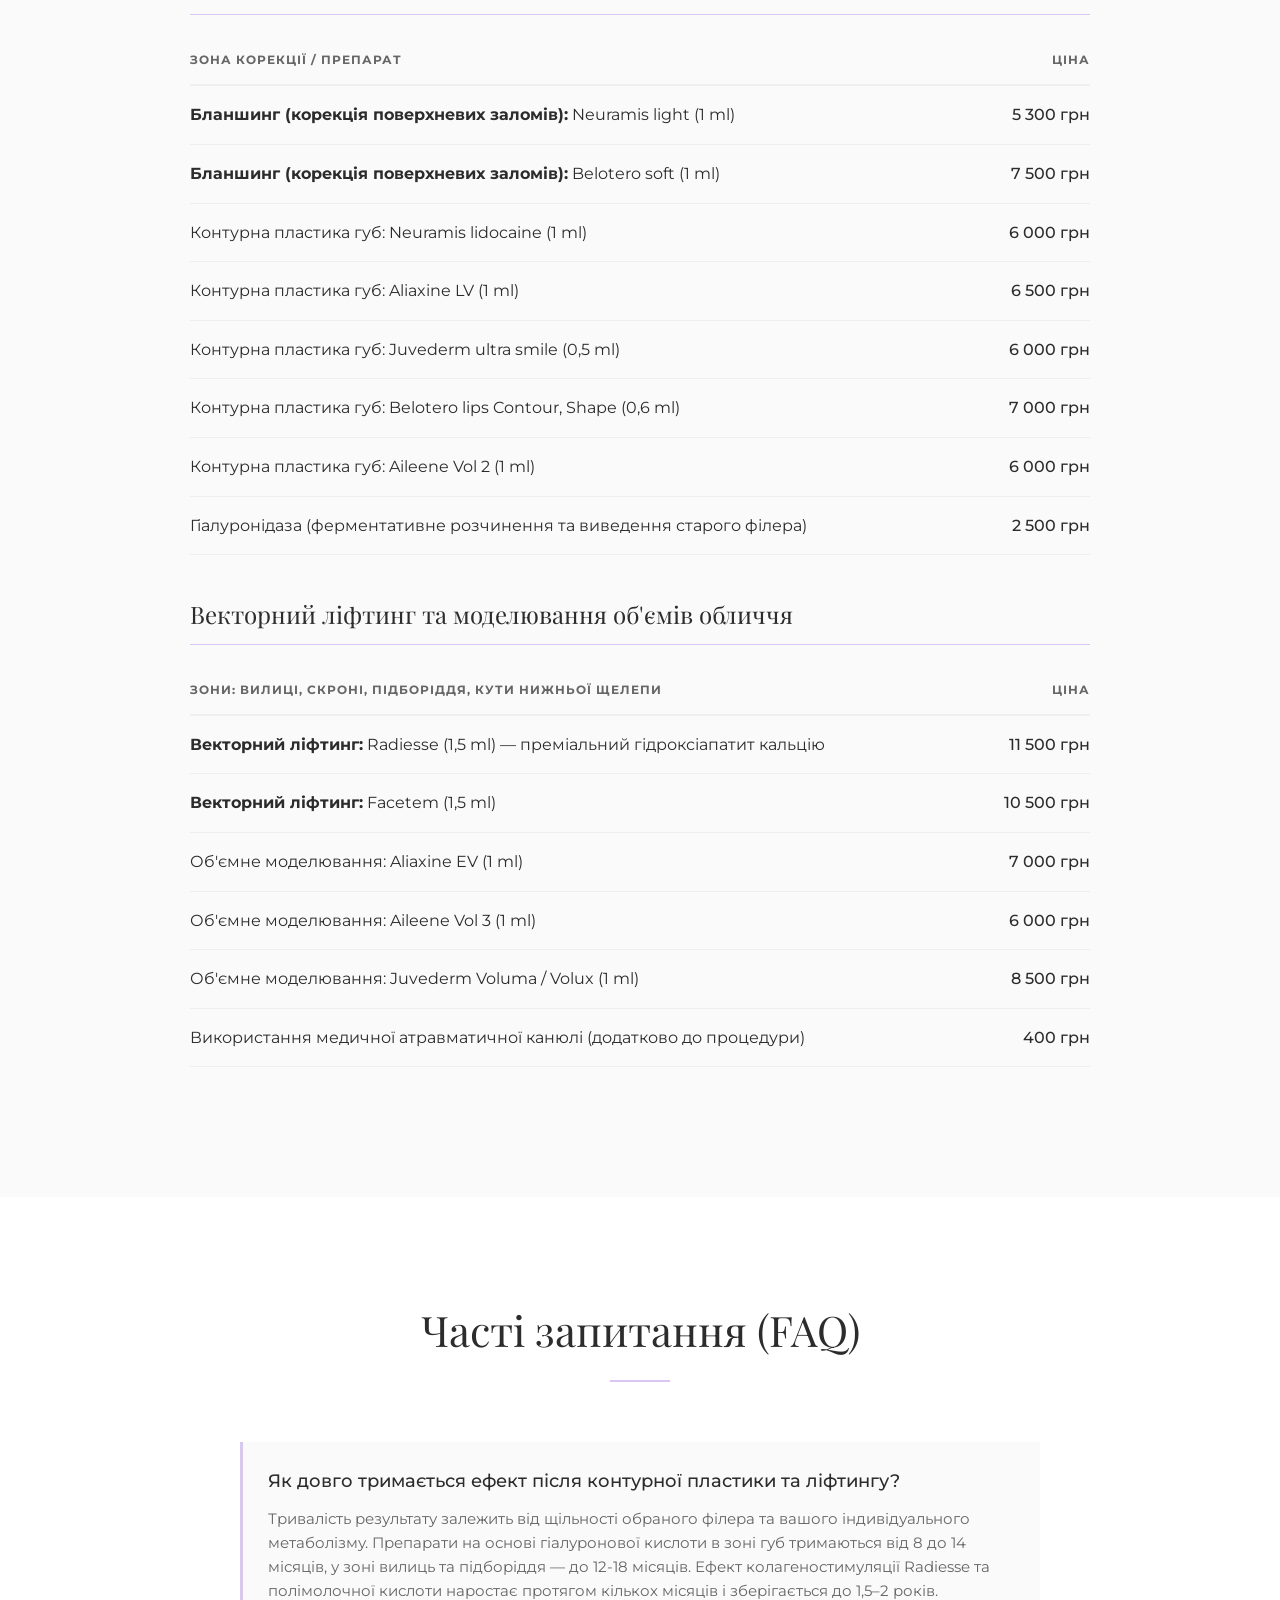
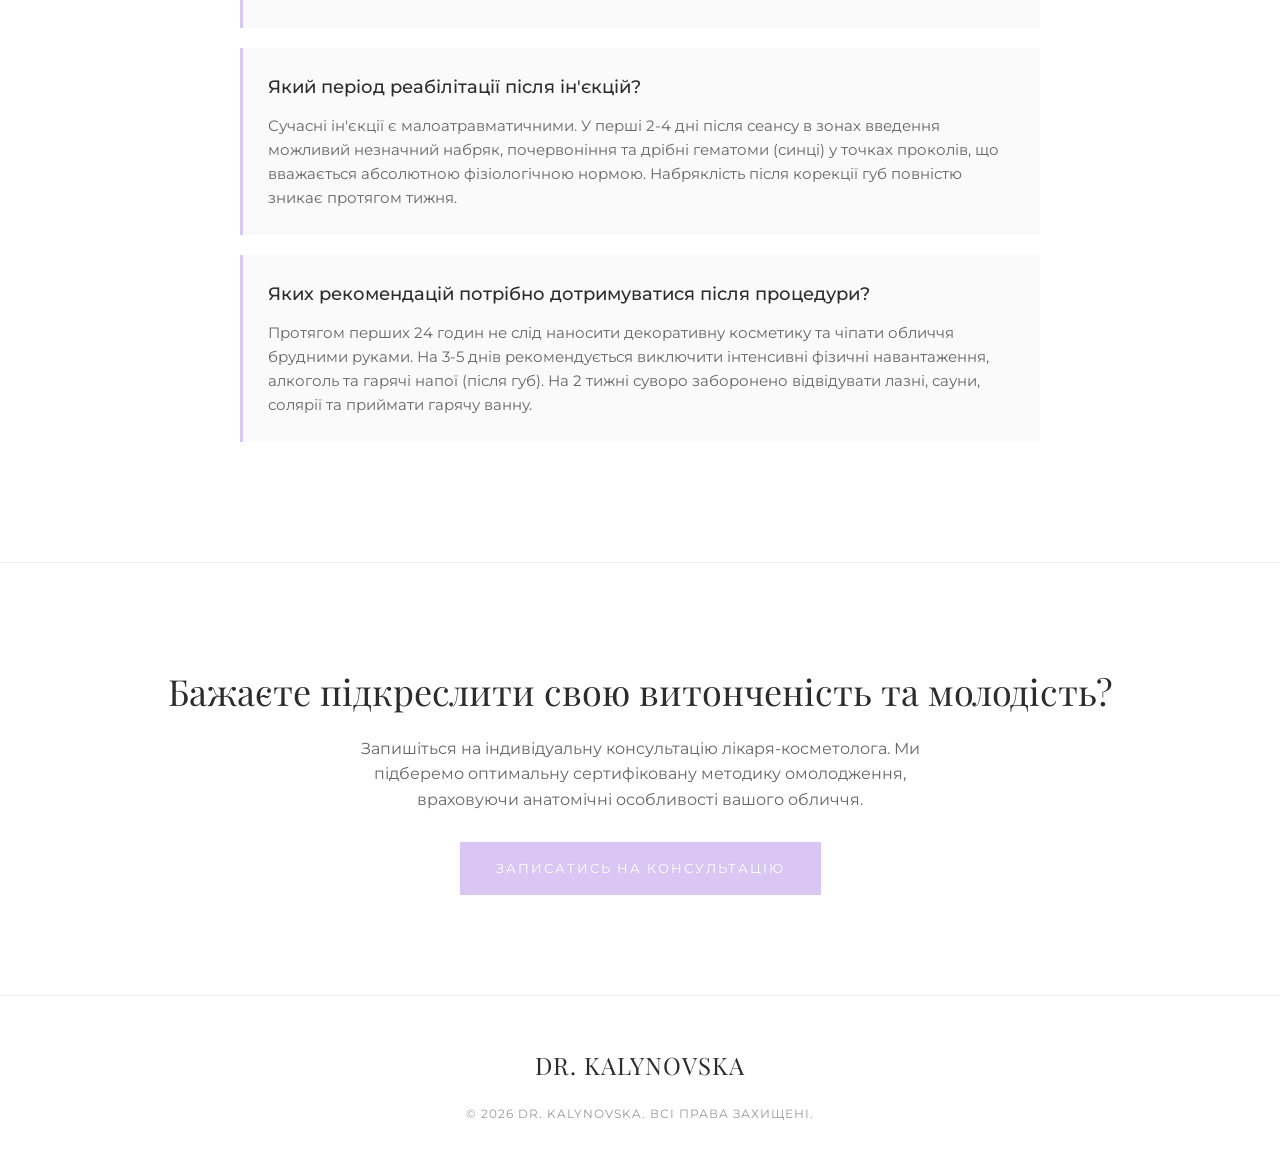
<file: services/injections.html>
<!DOCTYPE html>
<html lang="uk">

<head>
    <meta charset="UTF-8">
    <meta name="viewport" content="width=device-width, initial-scale=1.0">
    <!-- Google Tag Manager -->
<script>(function(w,d,s,l,i){w[l]=w[l]||[];w[l].push({'gtm.start':
new Date().getTime(),event:'gtm.js'});var f=d.getElementsByTagName(s)[0],
j=d.createElement(s),dl=l!='dataLayer'?'&l='+l:'';j.async=true;j.src=
'https://www.googletagmanager.com/gtm.js?id='+i+dl;f.parentNode.insertBefore(j,f);
})(window,document,'script','dataLayer','GTM-PXTKJHD4');</script>
<!-- End Google Tag Manager -->
    <title>Ін'єкційна косметологія Львів | Контурна пластика та біоревіталізація — Dr. Kalynovska</title>
    <link rel="canonical" href="https://www.kalynovska.lviv.ua/services/injections.html" />
    <link rel="preconnect" href="https://fonts.googleapis.com">
    <link rel="preconnect" href="https://fonts.gstatic.com" crossorigin>
    <link href="https://fonts.googleapis.com/css2?family=Montserrat:wght@300;400;500;600&family=Playfair+Display:ital,wght@0,400;0,600;1,400&display=swap" rel="stylesheet">
    <link rel="stylesheet" href="../style.css">
    <style>
        /* Локальные стили для красивого оформления таблиц и FAQ */
        .service-hero {
            height: 60vh;
            min-height: 450px;
            display: flex;
            align-items: center;
            background: linear-gradient(rgba(0,0,0,0.25), rgba(0,0,0,0.25)), 
                        url('../photos.jpg/15.jpg') center/cover;
            color: white;
            padding-top: 80px;
        }
        .service-hero h1 {
            font-size: clamp(32px, 5vw, 56px);
            margin-bottom: 20px;
            color: white;
        }
        .desc-grid {
            display: grid;
            grid-template-columns: 1fr 1fr;
            gap: 50px;
            align-items: center;
        }
        .desc-text h3 {
            font-size: 28px;
            margin-bottom: 20px;
        }
        .desc-text p {
            color: var(--text-gray);
            margin-bottom: 15px;
        }
        .advantages-list {
            margin-top: 25px;
        }
        .advantages-list li {
            margin-bottom: 12px;
            position: relative;
            padding-left: 25px;
        }
        .advantages-list li::before {
            content: "✓";
            position: absolute;
            left: 0;
            color: var(--accent-purple-dark);
            font-weight: bold;
        }
        
        /* Прайс-таблицы */
        .price-tables-container {
            max-width: 900px;
            margin: 0 auto;
        }
        .price-category-title {
            font-family: 'Playfair Display', serif;
            font-size: 24px;
            margin: 40px 0 20px 0;
            text-align: left;
            border-bottom: 1px solid var(--accent-purple);
            padding-bottom: 10px;
            color: var(--text-dark);
        }
        .price-category-title:first-of-type {
            margin-top: 0;
        }
        .custom-price-table {
            width: 100%;
            border-collapse: collapse;
            margin-bottom: 30px;
        }
        .custom-price-table th {
            text-align: left;
            padding: 15px 0;
            font-size: 12px;
            text-transform: uppercase;
            letter-spacing: 1px;
            color: var(--text-gray);
            border-bottom: 2px solid #eee;
        }
        .custom-price-table td {
            padding: 16px 0;
            border-bottom: 1px solid #eee;
            font-size: 16px;
        }
        .custom-price-table td.price-val {
            text-align: right;
            font-weight: 500;
        }

        /* FAQ */
        .faq-container {
            max-width: 800px;
            margin: 0 auto;
        }
        .faq-item {
            background: var(--bg-soft);
            padding: 25px;
            margin-bottom: 20px;
            border-left: 3px solid var(--accent-purple);
        }
        .faq-item h3 {
            font-size: 18px;
            margin-bottom: 12px;
            font-family: 'Montserrat', sans-serif;
            font-weight: 500;
        }
        .faq-item p {
            color: var(--text-gray);
            font-size: 15px;
        }

        /* CTA */
        .cta-section {
            text-align: center;
            background: #fff;
            border-top: 1px solid #eee;
        }
        .cta-box h2 {
            font-size: 36px;
            margin-bottom: 15px;
        }
        .cta-box p {
            color: var(--text-gray);
            margin-bottom: 30px;
            max-width: 600px;
            margin-left: auto;
            margin-right: auto;
        }

        @media (max-width: 768px) {
            .desc-grid {
                grid-template-columns: 1fr;
            }
        }
    </style>
</head>

<body>
    <!-- Google Tag Manager (noscript) -->
<noscript><iframe src="https://www.googletagmanager.com/ns.html?id=GTM-PXTKJHD4"
height="0" width="0" style="display:none;visibility:hidden"></iframe></noscript>
<!-- End Google Tag Manager (noscript) -->
    <nav>
        <div class="container nav-container">
            <a href="../index.html" class="logo">DR. KALYNOVSKA</a>

            <div class="menu-toggle" id="mobile-menu">
                <span class="bar"></span>
                <span class="bar"></span>
                <span class="bar"></span>
            </div>

            <ul class="nav-links">
                <li><a href="../index.html">Головна</a></li>
                <li class="dropdown">
                    <a href="index.html" class="dropdown-toggle">Послуги <span class="arrow">▼</span></a>
                    <ul class="dropdown-menu">
                        <li><a href="laser-epilation.html">Лазерна епіляція</a></li>
                        <li><a href="dermatology.html">Дерматологія</a></li>
                        <li><a href="cosmetology.html">Косметологія</a></li>
                        <li><a href="injections.html">Ін'єкційні процедури</a></li>
                        <li><a href="botox.html">Ботулінотерапія</a></li>
                        <li><a href="rf-lifting.html">RF-ліфтинг</a></li>
                        <li><a href="vessel-removal.html">Видалення судин</a></li>
                    </ul>
                </li>
                <li><a href="../index.html#reviews">Відгуки</a></li>
                <li><a href="../index.html#contact">Контакти</a></li>
            </ul>

            <a href="https://www.instagram.com/dr.kalynovska_/" target="_blank" class="instagram-link">
                <svg width="24" height="24" viewBox="0 0 24 24" fill="none" stroke="currentColor" stroke-width="2" stroke-linecap="round" stroke-linejoin="round">
                    <rect x="2" y="2" width="20" height="20" rx="5" ry="5"></rect>
                    <path d="M16 11.37A4 4 0 1 1 12.63 8 4 4 0 0 1 16 11.37z"></path>
                    <line x1="17.5" y1="6.5" x2="17.51" y2="6.5"></line>
                </svg>
            </a>
        </div>
    </nav>

    <section class="service-hero">
        <div class="container">
            <div class="hero-content reveal">
                <h1>Ін'єкційні процедури</h1>
                <p>Елітні методики контурної пластики, глибокої біоревіталізації та регенеративної медицини для бездоганного моделювання контурів, зволоження та ліфтингу шкіри.</p>
                <div class="hero-btns">
                    <a href="../index.html#contact" class="btn btn-primary">Записатися на візит</a>
                </div>
            </div>
        </div>
    </section>

    <section class="section-padding">
        <div class="container">
            <div class="desc-grid">
                <div class="desc-text reveal">
                    <h3>Мистецтво гармонійного омолодження</h3>
                    <p>Ін'єкційна косметологія в нашій клініці — це синергія високих медичних технологій і тонкого художнього бачення лікаря. Завдяки точковому введенню передових сертифікованих препаратів ми запускаємо потужні процеси природної регенерації, відновлюємо дефіцит об'ємів та розгладжуємо навіть глибокі заломи шкіри.</p>
                    <p>Ми працюємо за принципом «природного результату» — підкреслюємо вашу індивідуальну красу, усуваючи ознаки вікових змін без гіперкорекції та збереженням унікальної архітектоніки вашого обличчя.</p>
                    
                    <ul class="advantages-list">
                        <li><strong>Для кого підходить:</strong> пацієнтам із проявами сухості шкіри, втратою чіткості овалу обличчя, асиметрією чи недостатнім об'ємом губ, локальними жировими відкладеннями, а також для профілактики вікових змін та лікування випадіння волосся.</li>
                        <li><strong>Світові бренди преміум-класу:</strong> ми застосовуємо лише ліцензовані препарати найвищої якості (Juvederm, Belotero, Radiesse, Rejuran, Neauvia).</li>
                        <li><strong>Максимальний комфорт:</strong> сучасні техніки введення (зокрема із застосуванням м'яких атравматичних канюль) та сертифікована анестезія роблять сеанс практично безболісним.</li>
                    </ul>
                </div>
                <div class="desc-text reveal">
                    <img src="../photos.jpg/23.jpg" alt="Ін'єкційна косметологія" style="width: 100%; height: 450px; object-fit: cover;">
                </div>
            </div>
        </div>
    </section>

    <section class="section-padding" style="background: var(--bg-soft);">
        <div class="container">
            <div class="section-title reveal">
                <h2>Прайс-лист на ін'єкційні процедури</h2>
                <div class="divider"></div>
            </div>

            <div class="price-tables-container reveal">
                
                <div class="price-category-title">Мезотерапія та ліполітики</div>
                <table class="custom-price-table">
                    <thead>
                        <tr>
                            <th>Назва процедури / Зона</th>
                            <th style="text-align: right;">Ціна</th>
                        </tr>
                    </thead>
                    <tbody>
                        <tr>
                            <td>Мезотерапія обличчя</td>
                            <td class="price-val">2 000 грн</td>
                        </tr>
                        <tr>
                            <td>Мезотерапія волосся (лікування алопеції та стимуляція росту)</td>
                            <td class="price-val">2 000 грн</td>
                        </tr>
                        <tr>
                            <td>Ліполітики (прямі / непрямі, 5 мл) — усунення локальних жирових відкладень</td>
                            <td class="price-val">2 500 грн</td>
                        </tr>
                    </tbody>
                </table>

                <div class="price-category-title">Глибока біоревіталізація шкіри</div>
                <table class="custom-price-table">
                    <thead>
                        <tr>
                            <th>Препарат та об'єм</th>
                            <th style="text-align: right;">Ціна</th>
                        </tr>
                    </thead>
                    <tbody>
                        <tr>
                            <td>Neauvia (2,5 ml)</td>
                            <td class="price-val">4 800 грн</td>
                        </tr>
                        <tr>
                            <td>Revok50 (2 ml)</td>
                            <td class="price-val">6 500 грн</td>
                        </tr>
                        <tr>
                            <td>Newest (2 ml)</td>
                            <td class="price-val">5 800 грн</td>
                        </tr>
                        <tr>
                            <td>Plinest (2 ml)</td>
                            <td class="price-val">5 500 грн</td>
                        </tr>
                        <tr>
                            <td>Rejuran I / S (1 ml) — спеціально для періорбітальної зони (очі)</td>
                            <td class="price-val">4 500 грн</td>
                        </tr>
                        <tr>
                            <td>Rejuran Healer (2 ml) — потужна регенерація та сяйво</td>
                            <td class="price-val">6 500 грн</td>
                        </tr>
                        <tr>
                            <td>Vitaran PDRN (1 ml)</td>
                            <td class="price-val">4 500 грн</td>
                        </tr>
                        <tr>
                            <td>Vitaran PDRN (2 ml)</td>
                            <td class="price-val">6 500 грн</td>
                        </tr>
                        <tr>
                            <td>Vitaran HP CELL whitening, Anti-Aging (2 ml)</td>
                            <td class="price-val">6 500 грн</td>
                        </tr>
                        <tr>
                            <td>Vitaran HP CELL Tox eye/face collagen (2 ml)</td>
                            <td class="price-val">6 500 грн</td>
                        </tr>
                    </tbody>
                </table>

                <div class="price-category-title">Ін'єкції полімолочної кислоти (колагеностимуляція)</div>
                <table class="custom-price-table">
                    <thead>
                        <tr>
                            <th>Препарат та призначення</th>
                            <th style="text-align: right;">Ціна</th>
                        </tr>
                    </thead>
                    <tbody>
                        <tr>
                            <td>Javelook (періорбітальна зона навколо очей)</td>
                            <td class="price-val">8 500 грн</td>
                        </tr>
                        <tr>
                            <td>Lenisna — потужний тканинний ліфтинг та неоколагенез</td>
                            <td class="price-val">20 000 грн</td>
                        </tr>
                        <tr>
                            <td>Aesplla</td>
                            <td class="price-val">17 000 грн</td>
                        </tr>
                        <tr>
                            <td>Petaran</td>
                            <td class="price-val">13 000 грн</td>
                        </tr>
                    </tbody>
                </table>

                <div class="price-category-title">Контурна пластика губ та бланшинг зморшок</div>
                <table class="custom-price-table">
                    <thead>
                        <tr>
                            <th>Зона корекції / Препарат</th>
                            <th style="text-align: right;">Ціна</th>
                        </tr>
                    </thead>
                    <tbody>
                        <tr>
                            <td><strong>Бланшинг (корекція поверхневих заломів):</strong> Neuramis light (1 ml)</td>
                            <td class="price-val">5 300 грн</td>
                        </tr>
                        <tr>
                            <td><strong>Бланшинг (корекція поверхневих заломів):</strong> Belotero soft (1 ml)</td>
                            <td class="price-val">7 500 грн</td>
                        </tr>
                        <tr>
                            <td>Контурна пластика губ: Neuramis lidocaine (1 ml)</td>
                            <td class="price-val">6 000 грн</td>
                        </tr>
                        <tr>
                            <td>Контурна пластика губ: Aliaxine LV (1 ml)</td>
                            <td class="price-val">6 500 грн</td>
                        </tr>
                        <tr>
                            <td>Контурна пластика губ: Juvederm ultra smile (0,5 ml)</td>
                            <td class="price-val">6 000 грн</td>
                        </tr>
                        <tr>
                            <td>Контурна пластика губ: Belotero lips Contour, Shape (0,6 ml)</td>
                            <td class="price-val">7 000 грн</td>
                        </tr>
                        <tr>
                            <td>Контурна пластика губ: Aileene Vol 2 (1 ml)</td>
                            <td class="price-val">6 000 грн</td>
                        </tr>
                        <tr>
                            <td>Гіалуронідаза (ферментативне розчинення та виведення старого філера)</td>
                            <td class="price-val">2 500 грн</td>
                        </tr>
                    </tbody>
                </table>

                <div class="price-category-title">Векторний ліфтинг та моделювання об'ємів обличчя</div>
                <table class="custom-price-table">
                    <thead>
                        <tr>
                            <th>Зони: Вилиці, скроні, підборіддя, кути нижньої щелепи</th>
                            <th style="text-align: right;">Ціна</th>
                        </tr>
                    </thead>
                    <tbody>
                        <tr>
                            <td><strong>Векторний ліфтинг:</strong> Radiesse (1,5 ml) — преміальний гідроксіапатит кальцію</td>
                            <td class="price-val">11 500 грн</td>
                        </tr>
                        <tr>
                            <td><strong>Векторний ліфтинг:</strong> Facetem (1,5 ml)</td>
                            <td class="price-val">10 500 грн</td>
                        </tr>
                        <tr>
                            <td>Об'ємне моделювання: Aliaxine EV (1 ml)</td>
                            <td class="price-val">7 000 грн</td>
                        </tr>
                        <tr>
                            <td>Об'ємне моделювання: Aileene Vol 3 (1 ml)</td>
                            <td class="price-val">6 000 грн</td>
                        </tr>
                        <tr>
                            <td>Об'ємне моделювання: Juvederm Voluma / Volux (1 ml)</td>
                            <td class="price-val">8 500 грн</td>
                        </tr>
                        <tr>
                            <td>Використання медичної атравматичної канюлі (додатково до процедури)</td>
                            <td class="price-val">400 грн</td>
                        </tr>
                    </tbody>
                </table>

            </div>
        </div>
    </section>

    <section class="section-padding">
        <div class="container">
            <div class="section-title reveal">
                <h2>Часті запитання (FAQ)</h2>
                <div class="divider"></div>
            </div>

            <div class="faq-container reveal">
                <div class="faq-item">
                    <h3>Як довго тримається ефект після контурної пластики та ліфтингу?</h3>
                    <p>Тривалість результату залежить від щільності обраного філера та вашого індивідуального метаболізму. Препарати на основі гіалуронової кислоти в зоні губ тримаються від 8 до 14 місяців, у зоні вилиць та підборіддя — до 12-18 місяців. Ефект колагеностимуляції Radiesse та полімолочної кислоти наростає протягом кількох місяців і зберігається до 1,5–2 років.</p>
                </div>

                <div class="faq-item">
                    <h3>Який період реабілітації після ін'єкцій?</h3>
                    <p>Сучасні ін'єкції є малоатравматичними. У перші 2-4 дні після сеансу в зонах введення можливий незначний набряк, почервоніння та дрібні гематоми (синці) у точках проколів, що вважається абсолютною фізіологічною нормою. Набряклість після корекції губ повністю зникає протягом тижня.</p>
                </div>

                <div class="faq-item">
                    <h3>Яких рекомендацій потрібно дотримуватися після процедури?</h3>
                    <p>Протягом перших 24 годин не слід наносити декоративну косметику та чіпати обличчя брудними руками. На 3-5 днів рекомендується виключити інтенсивні фізичні навантаження, алкоголь та гарячі напої (після губ). На 2 тижні суворо заборонено відвідувати лазні, сауни, солярії та приймати гарячу ванну.</p>
                </div>
            </div>
        </div>
    </section>

    <section class="cta-section section-padding">
        <div class="container">
            <div class="cta-box reveal">
                <h2>Бажаєте підкреслити свою витонченість та молодість?</h2>
                <p>Запишіться на індивідуальну консультацію лікаря-косметолога. Ми підберемо оптимальну сертифіковану методику омолодження, враховуючи анатомічні особливості вашого обличчя.</p>
                <a href="../index.html#contact" class="btn btn-primary">Записатись на консультацію</a>
            </div>
        </div>
    </section>

    <footer>
        <div class="container">
            <div class="logo">DR. KALYNOVSKA</div>
            <p>© 2026 DR. KALYNOVSKA. ВСІ ПРАВА ЗАХИЩЕНІ.</p>
        </div>
    </footer>

    <script src="../script.js"></script>
</body>

</html>
</file>
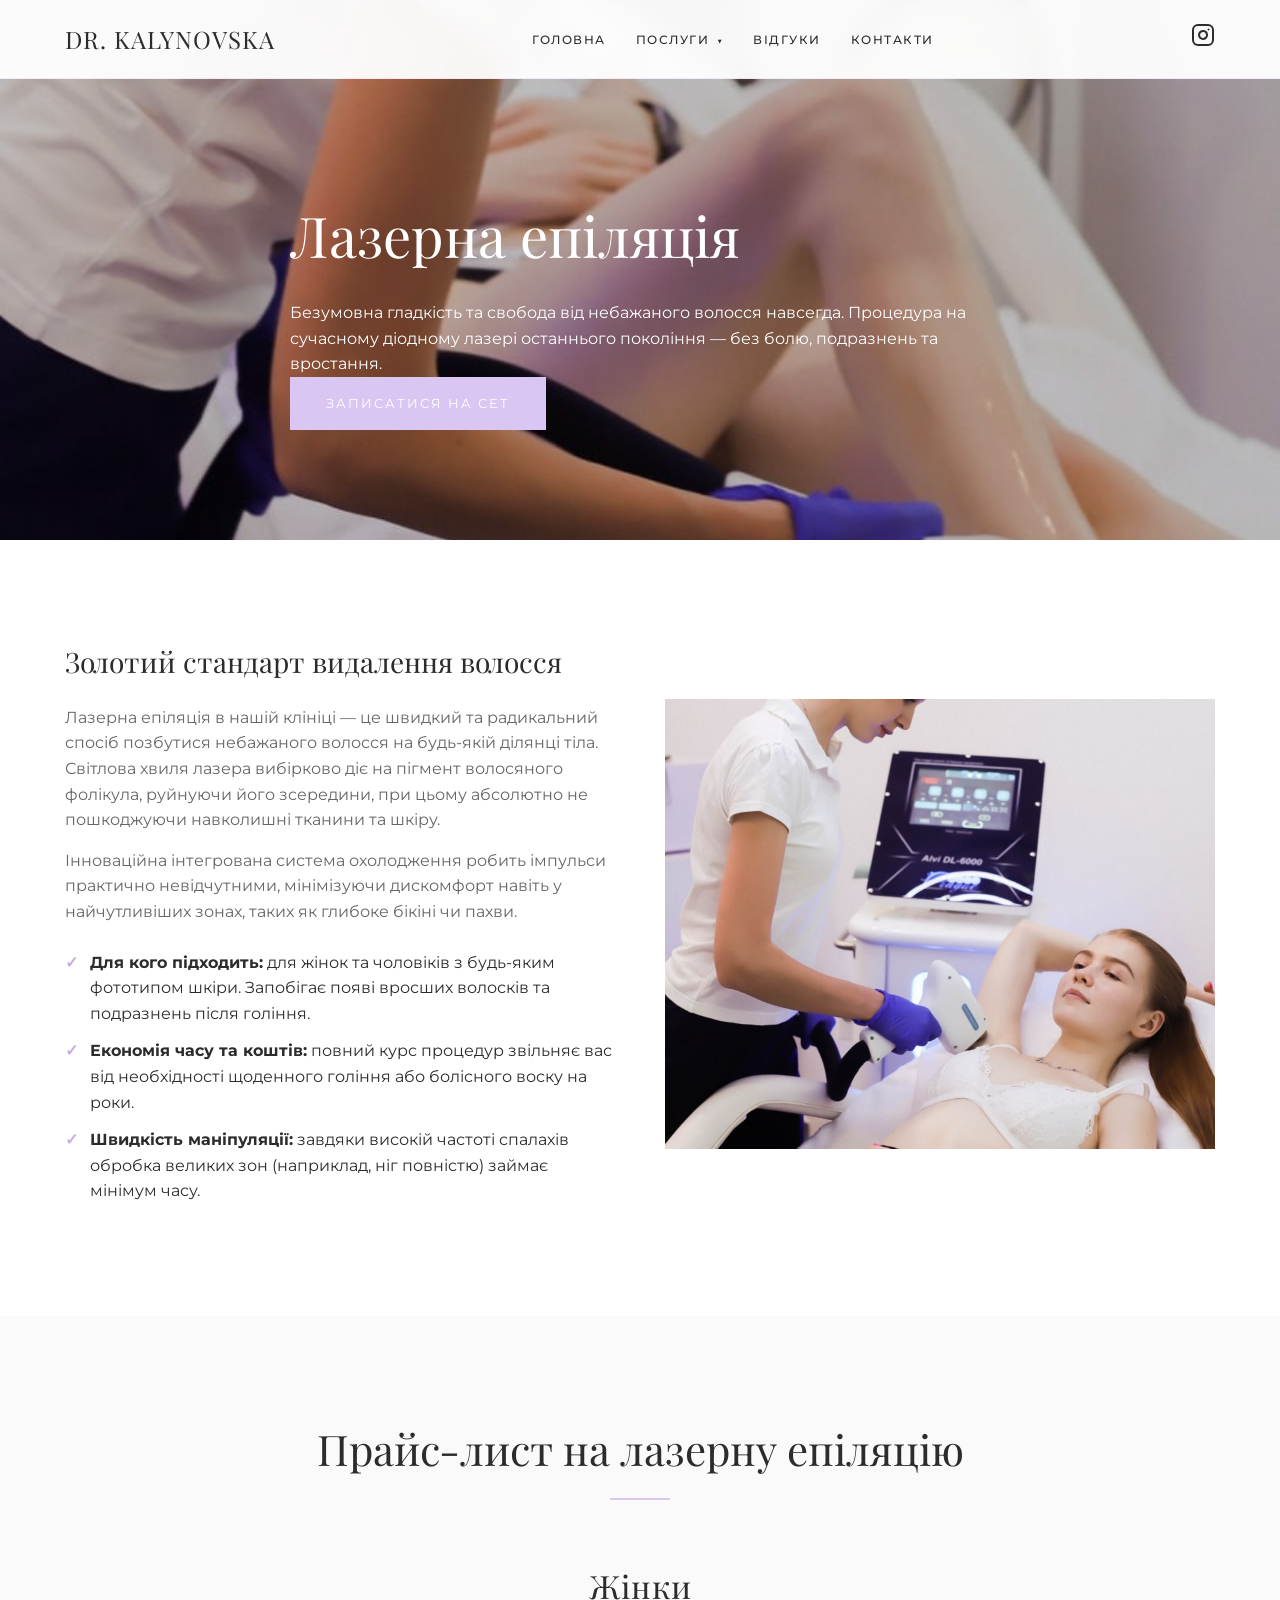
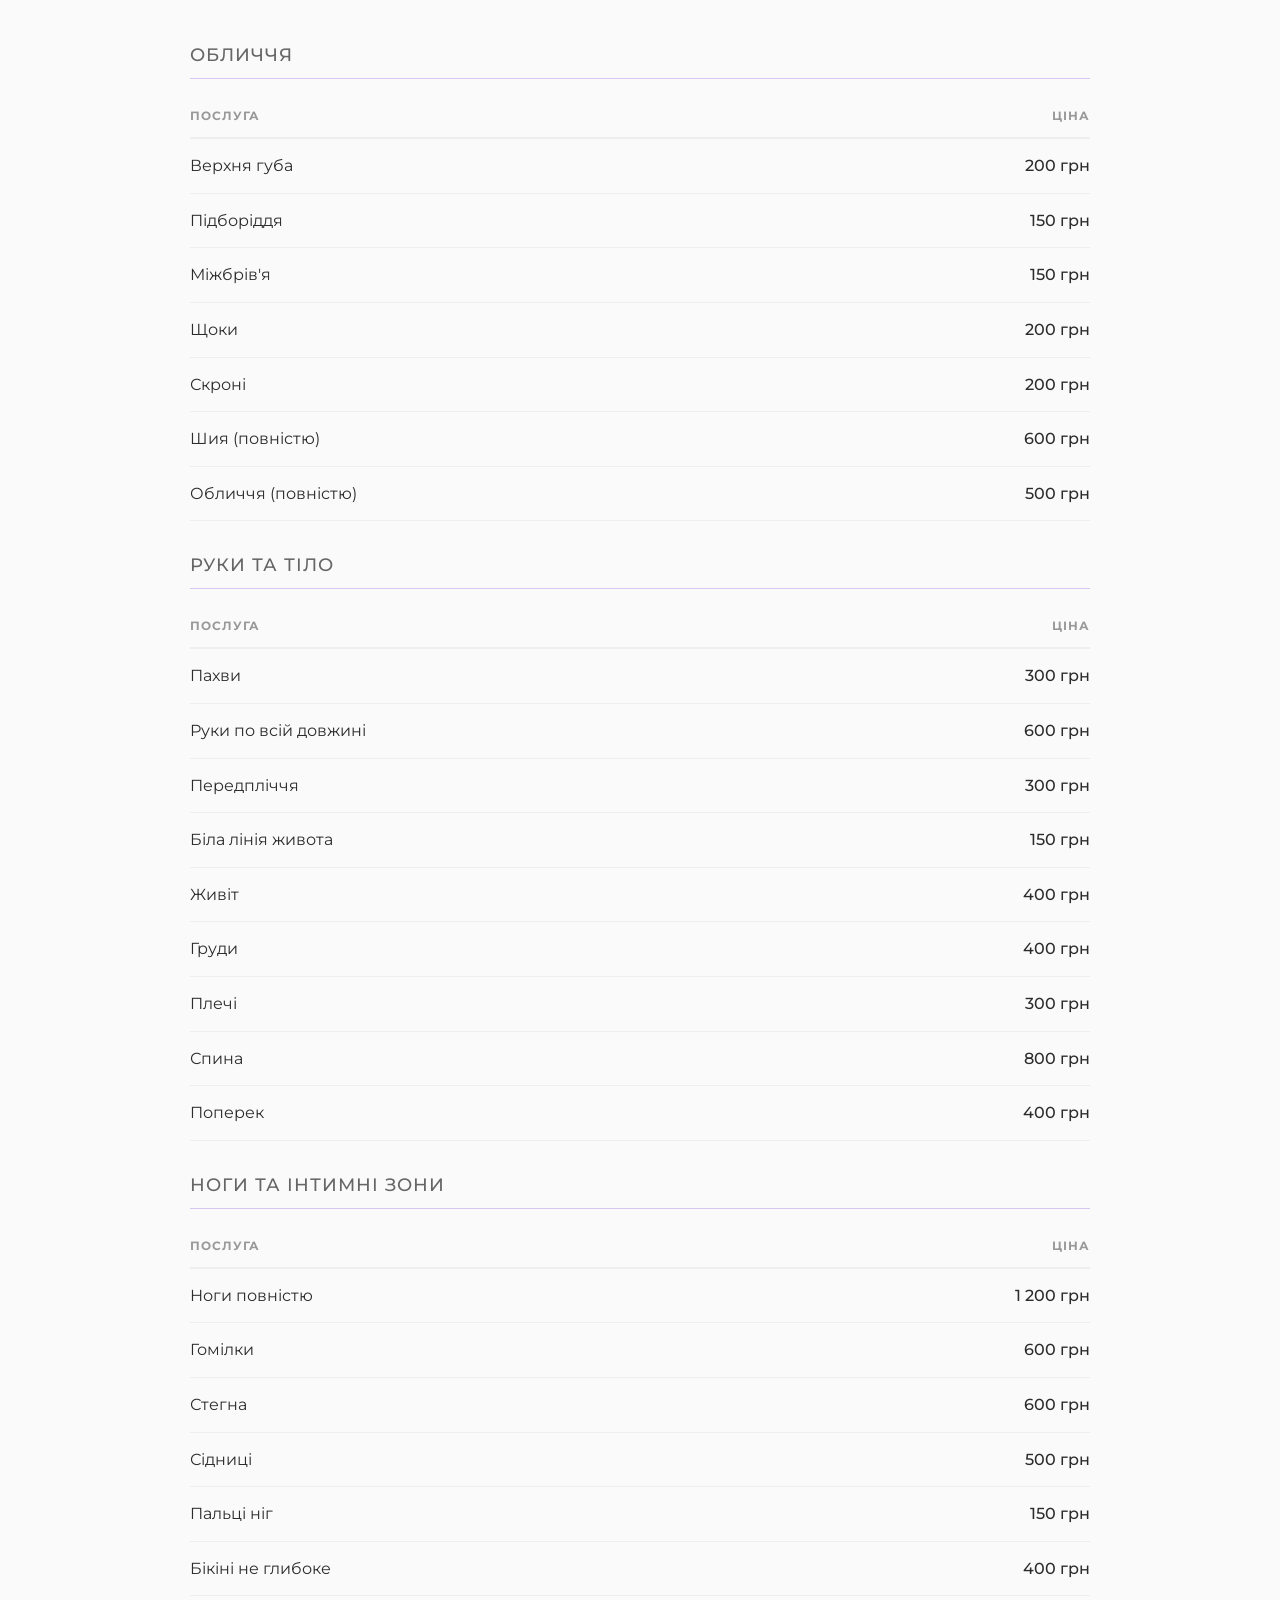
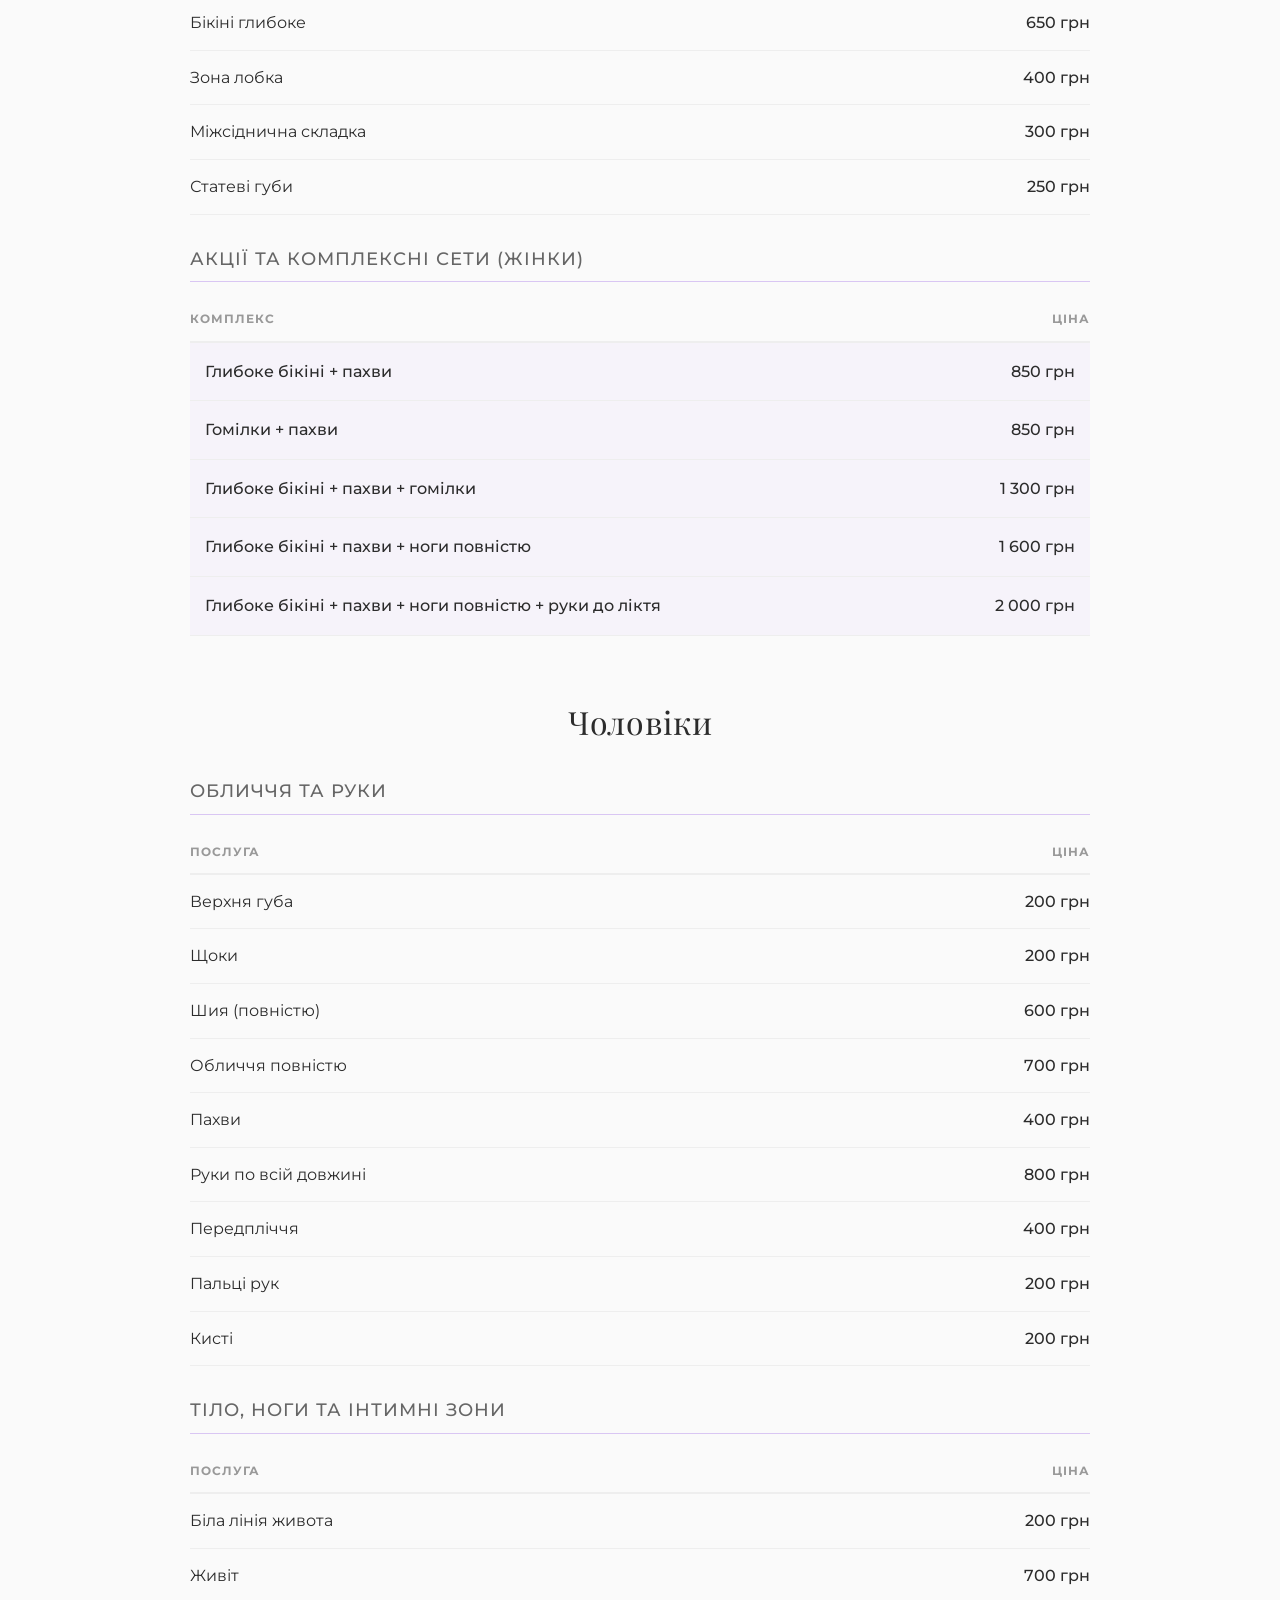
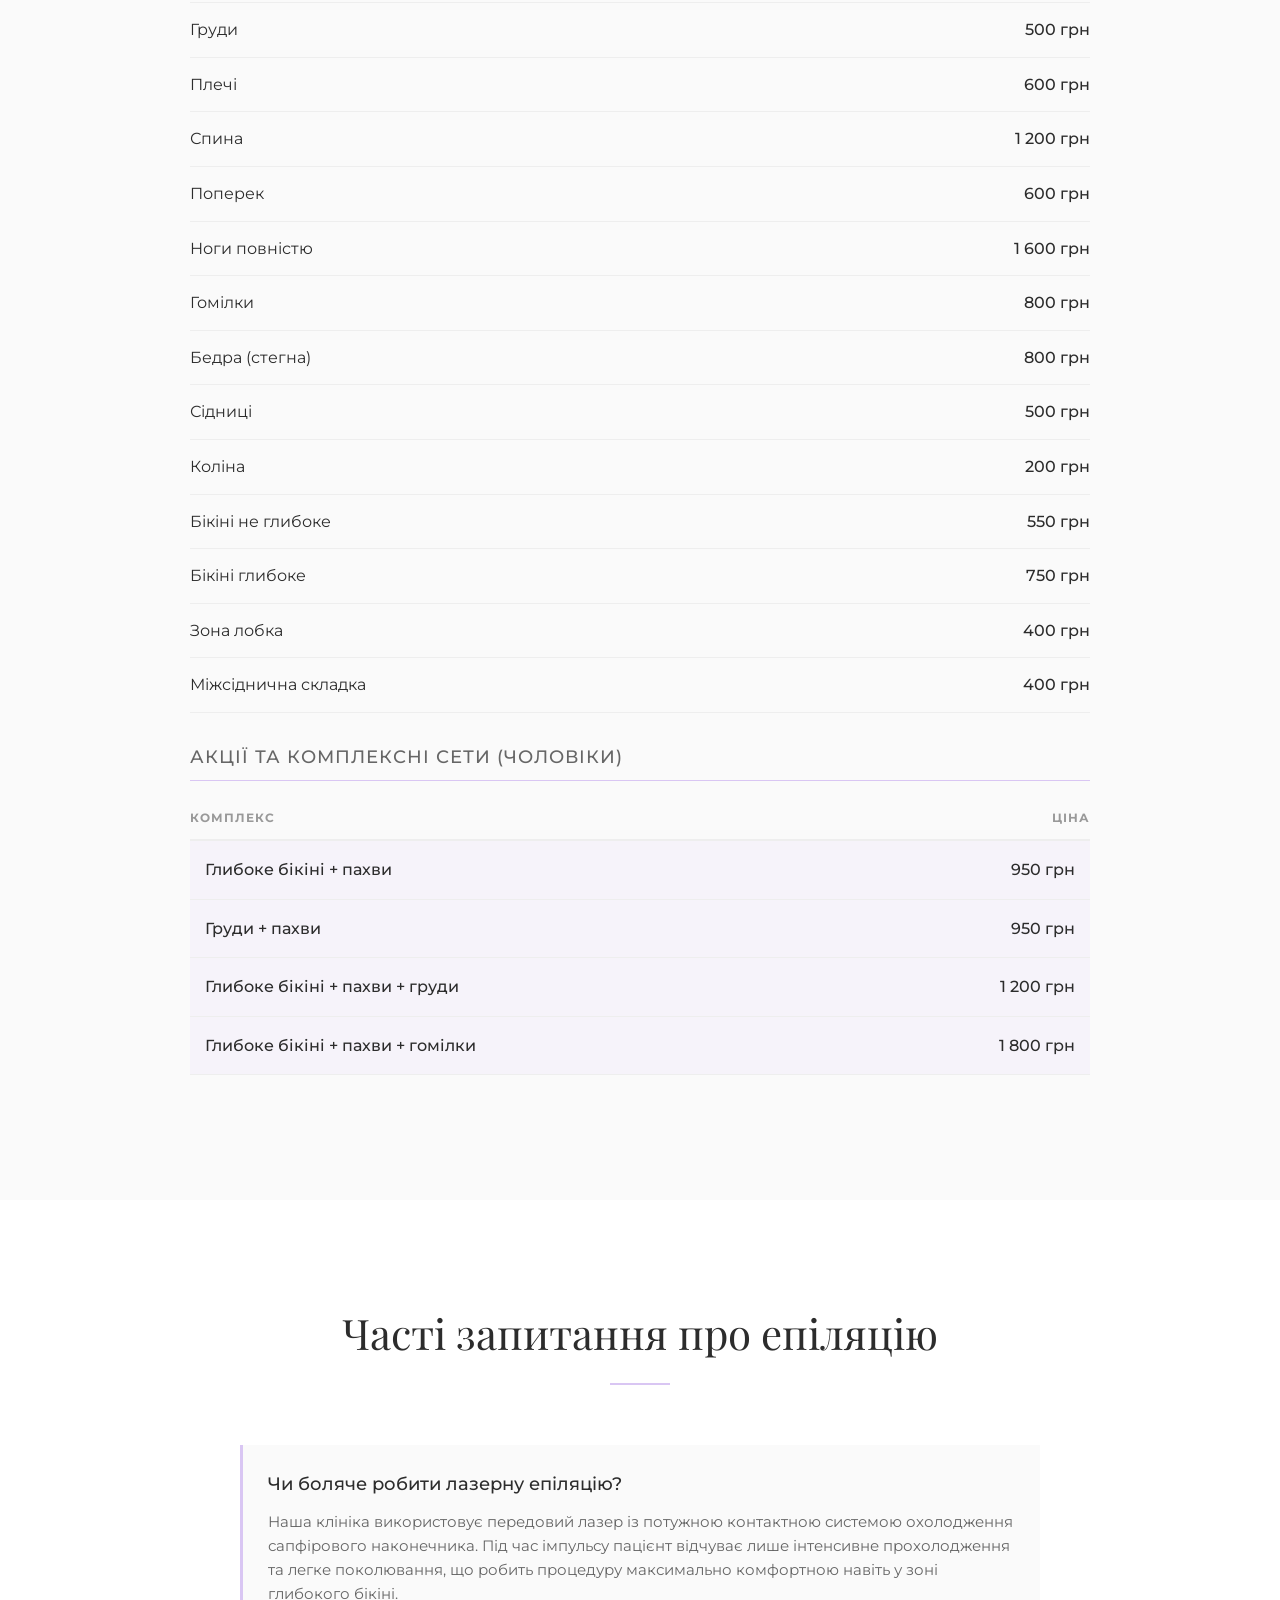
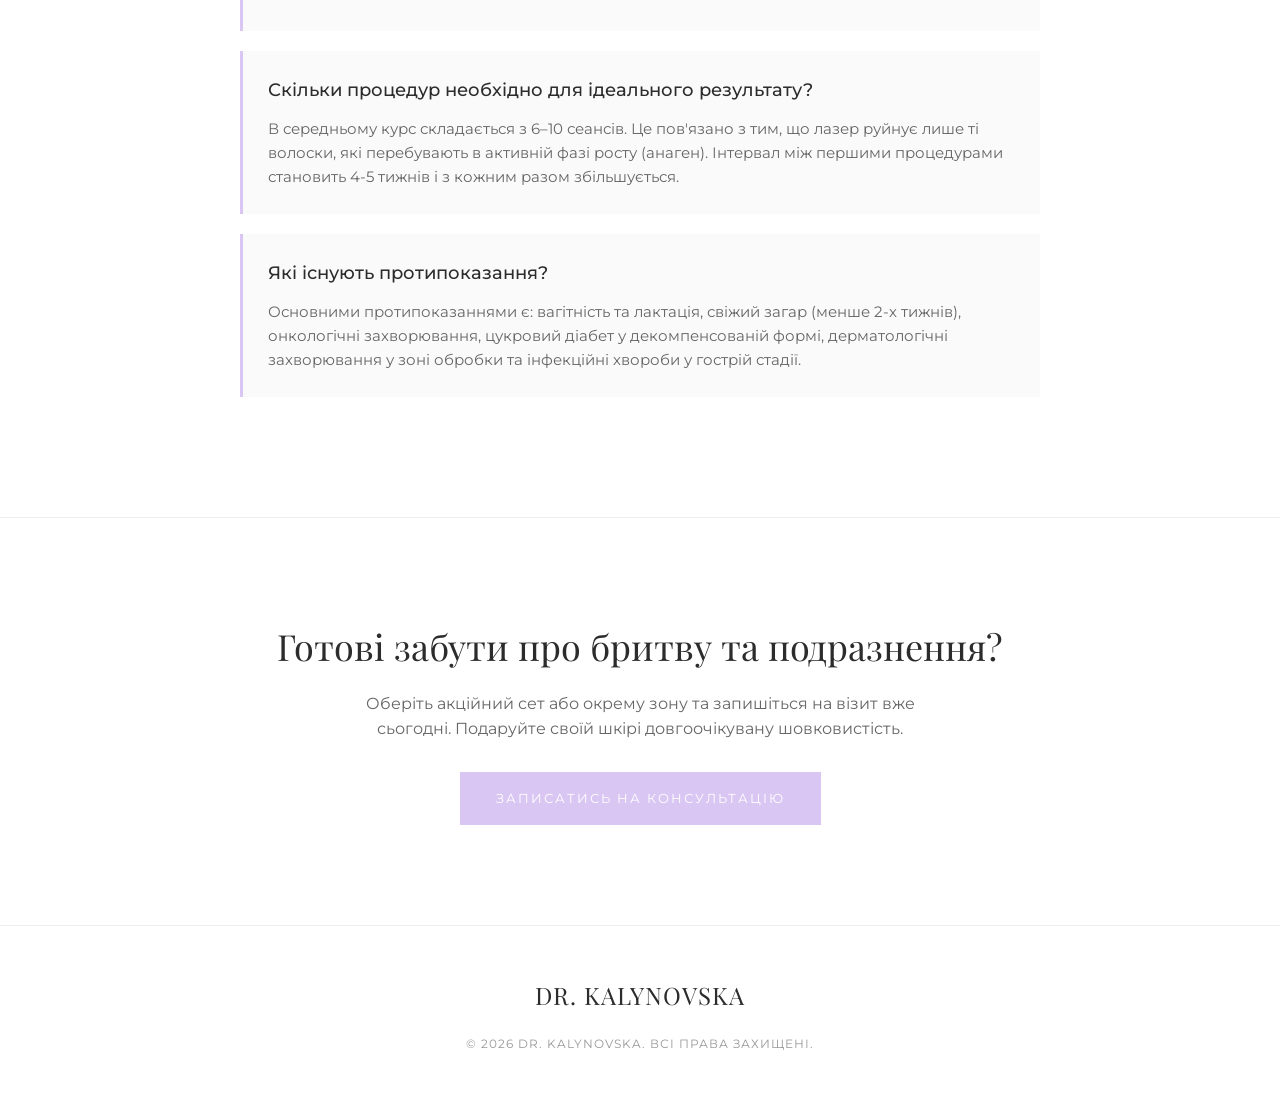
<file: services/laser-epilation.html>
<!DOCTYPE html>
<html lang="uk">

<head>
    <meta charset="UTF-8">
    <meta name="viewport" content="width=device-width, initial-scale=1.0">
    <!-- Google Tag Manager -->
<script>(function(w,d,s,l,i){w[l]=w[l]||[];w[l].push({'gtm.start':
new Date().getTime(),event:'gtm.js'});var f=d.getElementsByTagName(s)[0],
j=d.createElement(s),dl=l!='dataLayer'?'&l='+l:'';j.async=true;j.src=
'https://www.googletagmanager.com/gtm.js?id='+i+dl;f.parentNode.insertBefore(j,f);
})(window,document,'script','dataLayer','GTM-PXTKJHD4');</script>
<!-- End Google Tag Manager -->
    <title>Лазерна епіляція Львів | Безболісне видалення волосся — Dr. Kalynovska</title>
    <link rel="canonical" href="https://www.kalynovska.lviv.ua/services/laser-epilation.html" />
    <link rel="preconnect" href="https://fonts.googleapis.com">
    <link rel="preconnect" href="https://fonts.gstatic.com" crossorigin>
    <link href="https://fonts.googleapis.com/css2?family=Montserrat:wght@300;400;500;600&family=Playfair+Display:ital,wght@0,400;0,600;1,400&display=swap" rel="stylesheet">
    <link rel="stylesheet" href="../style.css">
    <style>
        /* Локальные стили для красивого оформления таблиц, вкладок и FAQ */
        .service-hero {
            height: 60vh;
            min-height: 450px;
            display: flex;
            align-items: center;
            background: linear-gradient(rgba(0,0,0,0.2), rgba(0,0,0,0.2)), 
                        url('../photos.jpg/9.jpg') center/cover;
            color: white;
            padding-top: 80px;
        }
        .service-hero h1 {
            font-size: clamp(32px, 5vw, 56px);
            margin-bottom: 20px;
            color: white;
        }
        .desc-grid {
            display: grid;
            grid-template-columns: 1fr 1fr;
            gap: 50px;
            align-items: center;
        }
        .desc-text h3 {
            font-size: 28px;
            margin-bottom: 20px;
        }
        .desc-text p {
            color: var(--text-gray);
            margin-bottom: 15px;
        }
        .advantages-list {
            margin-top: 25px;
        }
        .advantages-list li {
            margin-bottom: 12px;
            position: relative;
            padding-left: 25px;
        }
        .advantages-list li::before {
            content: "✓";
            position: absolute;
            left: 0;
            color: var(--accent-purple-dark);
            font-weight: bold;
        }
        
        /* Прайс-дизайн */
        .price-tables-container {
            max-width: 900px;
            margin: 0 auto;
        }
        .gender-block-title {
            font-family: 'Playfair Display', serif;
            font-size: 32px;
            text-align: center;
            margin: 50px 0 25px 0;
            color: var(--text-dark);
            letter-spacing: 1px;
        }
        .gender-block-title:first-of-type {
            margin-top: 0;
        }
        .price-category-title {
            font-family: 'Montserrat', sans-serif;
            font-weight: 500;
            font-size: 18px;
            margin: 30px 0 15px 0;
            text-align: left;
            color: var(--text-gray);
            border-bottom: 1px solid var(--accent-purple);
            padding-bottom: 8px;
            text-transform: uppercase;
            letter-spacing: 1px;
        }
        .custom-price-table {
            width: 100%;
            border-collapse: collapse;
            margin-bottom: 25px;
        }
        .custom-price-table th {
            text-align: left;
            padding: 12px 0;
            font-size: 12px;
            text-transform: uppercase;
            letter-spacing: 1px;
            color: #999;
            border-bottom: 2px solid #eee;
        }
        .custom-price-table td {
            padding: 14px 0;
            border-bottom: 1px solid #eee;
            font-size: 16px;
        }
        .custom-price-table td.price-val {
            text-align: right;
            font-weight: 500;
            color: var(--text-dark);
        }
        .promo-row {
            background-color: rgba(217, 198, 243, 0.15);
        }
        .promo-row td {
            padding: 16px 15px !important;
            font-weight: 500;
        }

        /* FAQ */
        .faq-container {
            max-width: 800px;
            margin: 0 auto;
        }
        .faq-item {
            background: var(--bg-soft);
            padding: 25px;
            margin-bottom: 20px;
            border-left: 3px solid var(--accent-purple);
        }
        .faq-item h3 {
            font-size: 18px;
            margin-bottom: 12px;
            font-family: 'Montserrat', sans-serif;
            font-weight: 500;
        }
        .faq-item p {
            color: var(--text-gray);
            font-size: 15px;
        }

        /* CTA */
        .cta-section {
            text-align: center;
            background: #fff;
            border-top: 1px solid #eee;
        }
        .cta-box h2 {
            font-size: 36px;
            margin-bottom: 15px;
        }
        .cta-box p {
            color: var(--text-gray);
            margin-bottom: 30px;
            max-width: 600px;
            margin-left: auto;
            margin-right: auto;
        }

        @media (max-width: 768px) {
            .desc-grid {
                grid-template-columns: 1fr;
            }
        }
    </style>
</head>

<body>
    <!-- Google Tag Manager (noscript) -->
<noscript><iframe src="https://www.googletagmanager.com/ns.html?id=GTM-PXTKJHD4"
height="0" width="0" style="display:none;visibility:hidden"></iframe></noscript>
<!-- End Google Tag Manager (noscript) -->
    <nav>
        <div class="container nav-container">
            <a href="../index.html" class="logo">DR. KALYNOVSKA</a>

            <div class="menu-toggle" id="mobile-menu">
                <span class="bar"></span>
                <span class="bar"></span>
                <span class="bar"></span>
            </div>

            <ul class="nav-links">
                <li><a href="../index.html">Головна</a></li>
                <li class="dropdown">
                    <a href="index.html" class="dropdown-toggle">Послуги <span class="arrow">▼</span></a>
                    <ul class="dropdown-menu">
                        <li><a href="laser-epilation.html">Лазерна епіляція</a></li>
                        <li><a href="dermatology.html">Дерматологія</a></li>
                        <li><a href="cosmetology.html">Косметологія</a></li>
                        <li><a href="injections.html">Ін'єкційні процедури</a></li>
                        <li><a href="botox.html">Ботулінотерапія</a></li>
                        <li><a href="rf-lifting.html">RF-ліфтинг</a></li>
                        <li><a href="vessel-removal.html">Видалення судин</a></li>
                    </ul>
                </li>
                <li><a href="../index.html#reviews">Відгуки</a></li>
                <li><a href="../index.html#contact">Контакти</a></li>
            </ul>

            <a href="https://www.instagram.com/dr.kalynovska_/" target="_blank" class="instagram-link">
                <svg width="24" height="24" viewBox="0 0 24 24" fill="none" stroke="currentColor" stroke-width="2" stroke-linecap="round" stroke-linejoin="round">
                    <rect x="2" y="2" width="20" height="20" rx="5" ry="5"></rect>
                    <path d="M16 11.37A4 4 0 1 1 12.63 8 4 4 0 0 1 16 11.37z"></path>
                    <line x1="17.5" y1="6.5" x2="17.51" y2="6.5"></line>
                </svg>
            </a>
        </div>
    </nav>

    <section class="service-hero">
        <div class="container">
            <div class="hero-content reveal">
                <h1>Лазерна епіляція</h1>
                <p>Безумовна гладкість та свобода від небажаного волосся навсегда. Процедура на сучасному діодному лазері останнього покоління — без болю, подразнень та вростання.</p>
                <div class="hero-btns">
                    <a href="../index.html#contact" class="btn btn-primary">Записатися на сет</a>
                </div>
            </div>
        </div>
    </section>

    <section class="section-padding">
        <div class="container">
            <div class="desc-grid">
                <div class="desc-text reveal">
                    <h3>Золотий стандарт видалення волосся</h3>
                    <p>Лазерна епіляція в нашій клініці — це швидкий та радикальний спосіб позбутися небажаного волосся на будь-якій ділянці тіла. Світлова хвиля лазера вибірково діє на пігмент волосяного фолікула, руйнуючи його зсередини, при цьому абсолютно не пошкоджуючи навколишні тканини та шкіру.</p>
                    <p>Інноваційна інтегрована система охолодження робить імпульси практично невідчутними, мінімізуючи дискомфорт навіть у найчутливіших зонах, таких як глибоке бікіні чи пахви.</p>
                    
                    <ul class="advantages-list">
                        <li><strong>Для кого підходить:</strong> для жінок та чоловіків з будь-яким фототипом шкіри. Запобігає появі вросших волосків та подразнень після гоління.</li>
                        <li><strong>Економія часу та коштів:</strong> повний курс процедур звільняє вас від необхідності щоденного гоління або болісного воску на роки.</li>
                        <li><strong>Швидкість маніпуляції:</strong> завдяки високій частоті спалахів обробка великих зон (наприклад, ніг повністю) займає мінімум часу.</li>
                    </ul>
                </div>
                <div class="desc-text reveal">
                    <img src="../photos.jpg/12.jpg" alt="Процедура лазерної епіляції" style="width: 100%; height: 450px; object-fit: cover;">
                </div>
            </div>
        </div>
    </section>

    <section class="section-padding" style="background: var(--bg-soft);">
        <div class="container">
            <div class="section-title reveal">
                <h2>Прайс-лист на лазерну епіляцію</h2>
                <div class="divider"></div>
            </div>

            <div class="price-tables-container reveal">
                
                <div class="gender-block-title">Жінки</div>
                
                <div class="price-category-title">Обличчя</div>
                <table class="custom-price-table">
                    <thead><tr><th>Послуга</th><th style="text-align: right;">Ціна</th></tr></thead>
                    <tbody>
                        <tr><td>Верхня губа</td><td class="price-val">200 грн</td></tr>
                        <tr><td>Підборіддя</td><td class="price-val">150 грн</td></tr>
                        <tr><td>Міжбрів'я</td><td class="price-val">150 грн</td></tr>
                        <tr><td>Щоки</td><td class="price-val">200 грн</td></tr>
                        <tr><td>Скроні</td><td class="price-val">200 грн</td></tr>
                        <tr><td>Шия (повністю)</td><td class="price-val">600 грн</td></tr>
                        <tr><td>Обличчя (повністю)</td><td class="price-val">500 грн</td></tr>
                    </tbody>
                </table>

                <div class="price-category-title">Руки та Тіло</div>
                <table class="custom-price-table">
                    <thead><tr><th>Послуга</th><th style="text-align: right;">Ціна</th></tr></thead>
                    <tbody>
                        <tr><td>Пахви</td><td class="price-val">300 грн</td></tr>
                        <tr><td>Руки по всій довжині</td><td class="price-val">600 грн</td></tr>
                        <tr><td>Передпліччя</td><td class="price-val">300 грн</td></tr>
                        <tr><td>Біла лінія живота</td><td class="price-val">150 грн</td></tr>
                        <tr><td>Живіт</td><td class="price-val">400 грн</td></tr>
                        <tr><td>Груди</td><td class="price-val">400 грн</td></tr>
                        <tr><td>Плечі</td><td class="price-val">300 грн</td></tr>
                        <tr><td>Спина</td><td class="price-val">800 грн</td></tr>
                        <tr><td>Поперек</td><td class="price-val">400 грн</td></tr>
                    </tbody>
                </table>

                <div class="price-category-title">Ноги та Інтимні зони</div>
                <table class="custom-price-table">
                    <thead><tr><th>Послуга</th><th style="text-align: right;">Ціна</th></tr></thead>
                    <tbody>
                        <tr><td>Ноги повністю</td><td class="price-val">1 200 грн</td></tr>
                        <tr><td>Гомілки</td><td class="price-val">600 грн</td></tr>
                        <tr><td>Стегна</td><td class="price-val">600 грн</td></tr>
                        <tr><td>Сідниці</td><td class="price-val">500 грн</td></tr>
                        <tr><td>Пальці ніг</td><td class="price-val">150 грн</td></tr>
                        <tr><td>Бікіні не глибоке</td><td class="price-val">400 грн</td></tr>
                        <tr><td>Бікіні глибоке</td><td class="price-val">650 грн</td></tr>
                        <tr><td>Зона лобка</td><td class="price-val">400 грн</td></tr>
                        <tr><td>Міжсіднична складка</td><td class="price-val">300 грн</td></tr>
                        <tr><td>Статеві губи</td><td class="price-val">250 грн</td></tr>
                    </tbody>
                </table>

                <div class="price-category-title">Акції та Комплексні Сети (Жінки)</div>
                <table class="custom-price-table">
                    <thead><tr><th>Комплекс</th><th style="text-align: right;">Ціна</th></tr></thead>
                    <tbody>
                        <tr class="promo-row"><td>Глибоке бікіні + пахви</td><td class="price-val">850 грн</td></tr>
                        <tr class="promo-row"><td>Гомілки + пахви</td><td class="price-val">850 грн</td></tr>
                        <tr class="promo-row"><td>Глибоке бікіні + пахви + гомілки</td><td class="price-val">1 300 грн</td></tr>
                        <tr class="promo-row"><td>Глибоке бікіні + пахви + ноги повністю</td><td class="price-val">1 600 грн</td></tr>
                        <tr class="promo-row"><td>Глибоке бікіні + пахви + ноги повністю + руки до ліктя</td><td class="price-val">2 000 грн</td></tr>
                    </tbody>
                </table>


                <div class="gender-block-title" style="margin-top: 60px;">Чоловіки</div>
                
                <div class="price-category-title">Обличчя та Руки</div>
                <table class="custom-price-table">
                    <thead><tr><th>Послуга</th><th style="text-align: right;">Ціна</th></tr></thead>
                    <tbody>
                        <tr><td>Верхня губа</td><td class="price-val">200 грн</td></tr>
                        <tr><td>Щоки</td><td class="price-val">200 грн</td></tr>
                        <tr><td>Шия (повністю)</td><td class="price-val">600 грн</td></tr>
                        <tr><td>Обличчя повністю</td><td class="price-val">700 грн</td></tr>
                        <tr><td>Пахви</td><td class="price-val">400 грн</td></tr>
                        <tr><td>Руки по всій довжині</td><td class="price-val">800 грн</td></tr>
                        <tr><td>Передпліччя</td><td class="price-val">400 грн</td></tr>
                        <tr><td>Пальці рук</td><td class="price-val">200 грн</td></tr>
                        <tr><td>Кисті</td><td class="price-val">200 грн</td></tr>
                    </tbody>
                </table>

                <div class="price-category-title">Тіло, Ноги та Інтимні зони</div>
                <table class="custom-price-table">
                    <thead><tr><th>Послуга</th><th style="text-align: right;">Ціна</th></tr></thead>
                    <tbody>
                        <tr><td>Біла лінія живота</td><td class="price-val">200 грн</td></tr>
                        <tr><td>Живіт</td><td class="price-val">700 грн</td></tr>
                        <tr><td>Груди</td><td class="price-val">500 грн</td></tr>
                        <tr><td>Плечі</td><td class="price-val">600 грн</td></tr>
                        <tr><td>Спина</td><td class="price-val">1 200 грн</td></tr>
                        <tr><td>Поперек</td><td class="price-val">600 грн</td></tr>
                        <tr><td>Ноги повністю</td><td class="price-val">1 600 грн</td></tr>
                        <tr><td>Гомілки</td><td class="price-val">800 грн</td></tr>
                        <tr><td>Бедра (стегна)</td><td class="price-val">800 грн</td></tr>
                        <tr><td>Сідниці</td><td class="price-val">500 грн</td></tr>
                        <tr><td>Коліна</td><td class="price-val">200 грн</td></tr>
                        <tr><td>Бікіні не глибоке</td><td class="price-val">550 грн</td></tr>
                        <tr><td>Бікіні глибоке</td><td class="price-val">750 грн</td></tr>
                        <tr><td>Зона лобка</td><td class="price-val">400 грн</td></tr>
                        <tr><td>Міжсіднична складка</td><td class="price-val">400 грн</td></tr>
                    </tbody>
                </table>

                <div class="price-category-title">Акції та Комплексні Сети (Чоловіки)</div>
                <table class="custom-price-table">
                    <thead><tr><th>Комплекс</th><th style="text-align: right;">Ціна</th></tr></thead>
                    <tbody>
                        <tr class="promo-row"><td>Глибоке бікіні + пахви</td><td class="price-val">950 грн</td></tr>
                        <tr class="promo-row"><td>Груди + пахви</td><td class="price-val">950 грн</td></tr>
                        <tr class="promo-row"><td>Глибоке бікіні + пахви + груди</td><td class="price-val">1 200 грн</td></tr>
                        <tr class="promo-row"><td>Глибоке бікіні + пахви + гомілки</td><td class="price-val">1 800 грн</td></tr>
                    </tbody>
                </table>

            </div>
        </div>
    </section>

    <section class="section-padding">
        <div class="container">
            <div class="section-title reveal">
                <h2>Часті запитання про епіляцію</h2>
                <div class="divider"></div>
            </div>

            <div class="faq-container reveal">
                <div class="faq-item">
                    <h3>Чи боляче робити лазерну епіляцію?</h3>
                    <p>Наша клініка використовує передовий лазер із потужною контактною системою охолодження сапфірового наконечника. Під час імпульсу пацієнт відчуває лише інтенсивне прохолодження та легке поколювання, що робить процедуру максимально комфортною навіть у зоні глибокого бікіні.</p>
                </div>

                <div class="faq-item">
                    <h3>Скільки процедур необхідно для ідеального результату?</h3>
                    <p>В середньому курс складається з 6–10 сеансів. Це пов'язано з тим, що лазер руйнує лише ті волоски, які перебувають в активній фазі росту (анаген). Інтервал між першими процедурами становить 4-5 тижнів і з кожним разом збільшується.</p>
                </div>

                <div class="faq-item">
                    <h3>Які існують протипоказання?</h3>
                    <p>Основними протипоказаннями є: вагітність та лактація, свіжий загар (менше 2-х тижнів), онкологічні захворювання, цукровий діабет у декомпенсованій формі, дерматологічні захворювання у зоні обробки та інфекційні хвороби у гострій стадії.</p>
                </div>
            </div>
        </div>
    </section>

    <section class="cta-section section-padding">
        <div class="container">
            <div class="cta-box reveal">
                <h2>Готові забути про бритву та подразнення?</h2>
                <p>Оберіть акційний сет або окрему зону та запишіться на візит вже сьогодні. Подаруйте своїй шкірі довгоочікувану шовковистість.</p>
                <a href="../index.html#contact" class="btn btn-primary">Записатись на консультацію</a>
            </div>
        </div>
    </section>

    <footer>
        <div class="container">
            <div class="logo">DR. KALYNOVSKA</div>
            <p>© 2026 DR. KALYNOVSKA. ВСІ ПРАВА ЗАХИЩЕНІ.</p>
        </div>
    </footer>

    <script src="../script.js"></script>
</body>

</html>
</file>
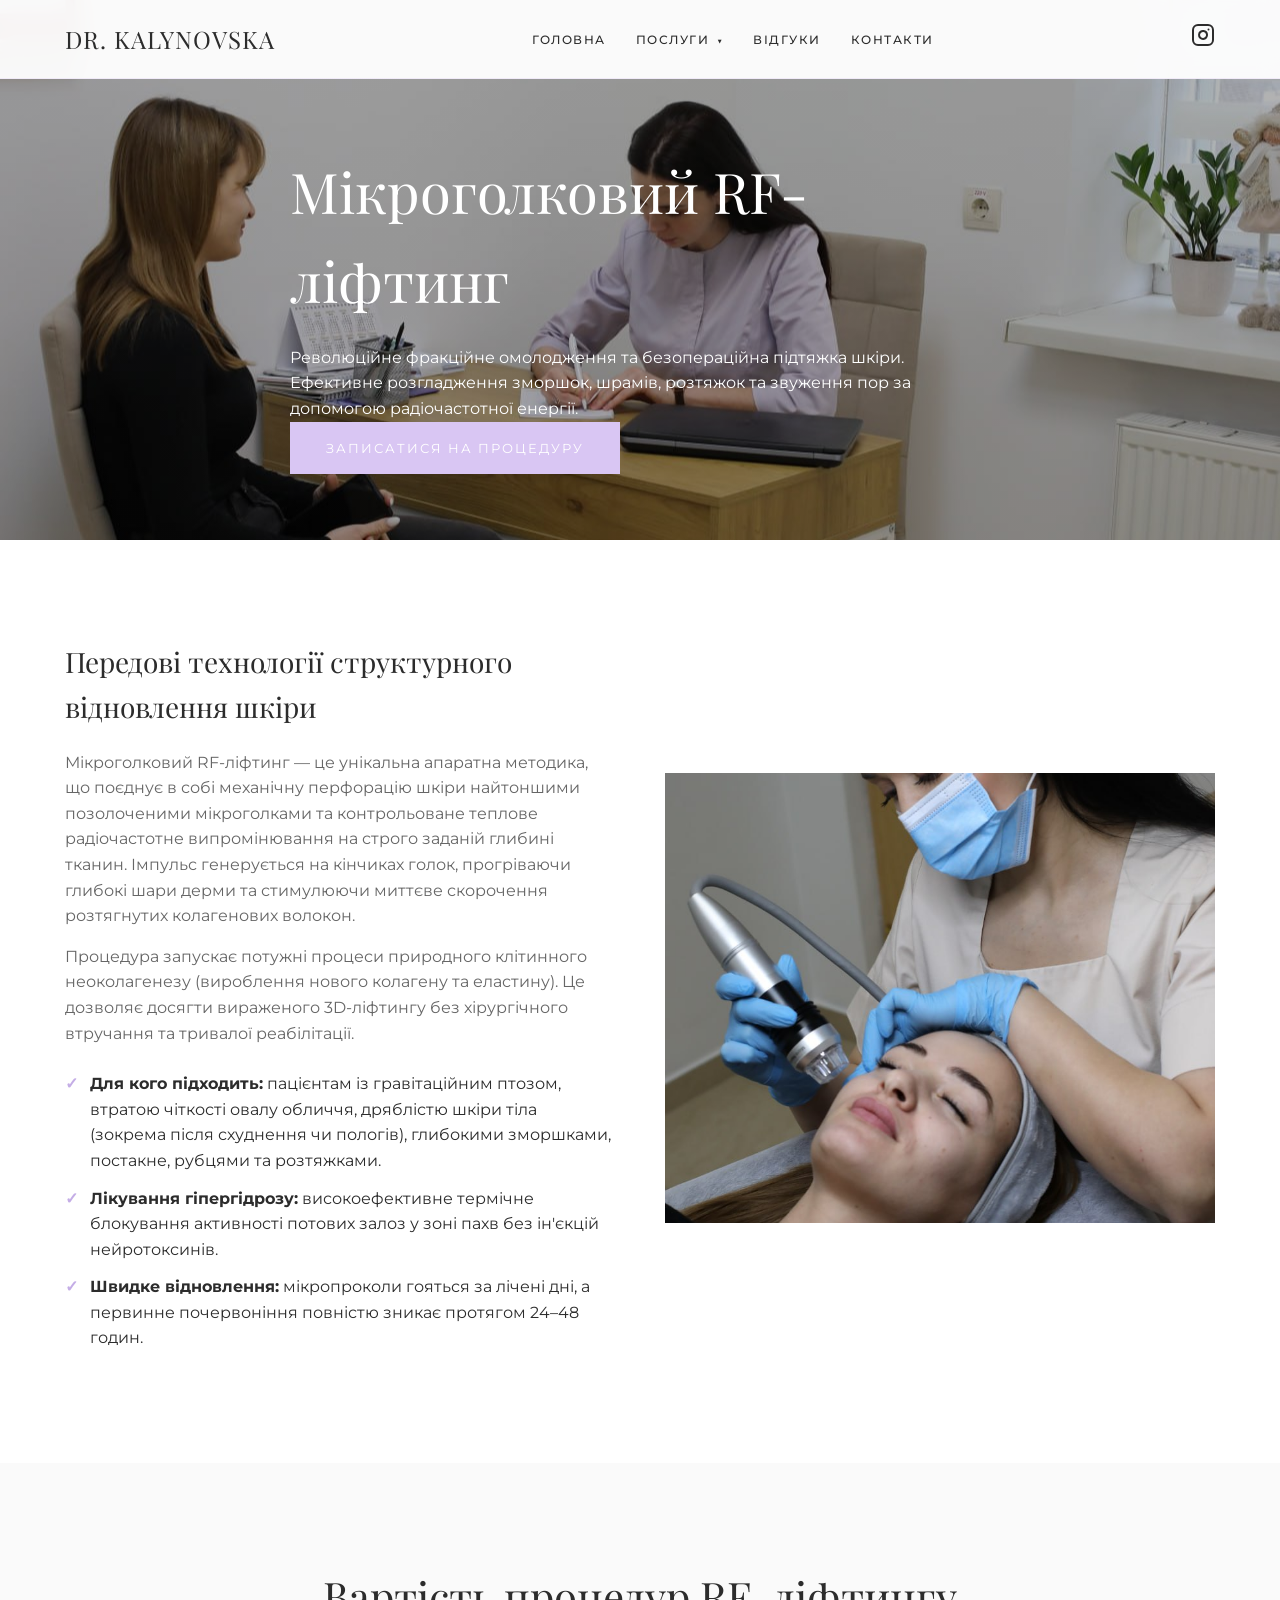
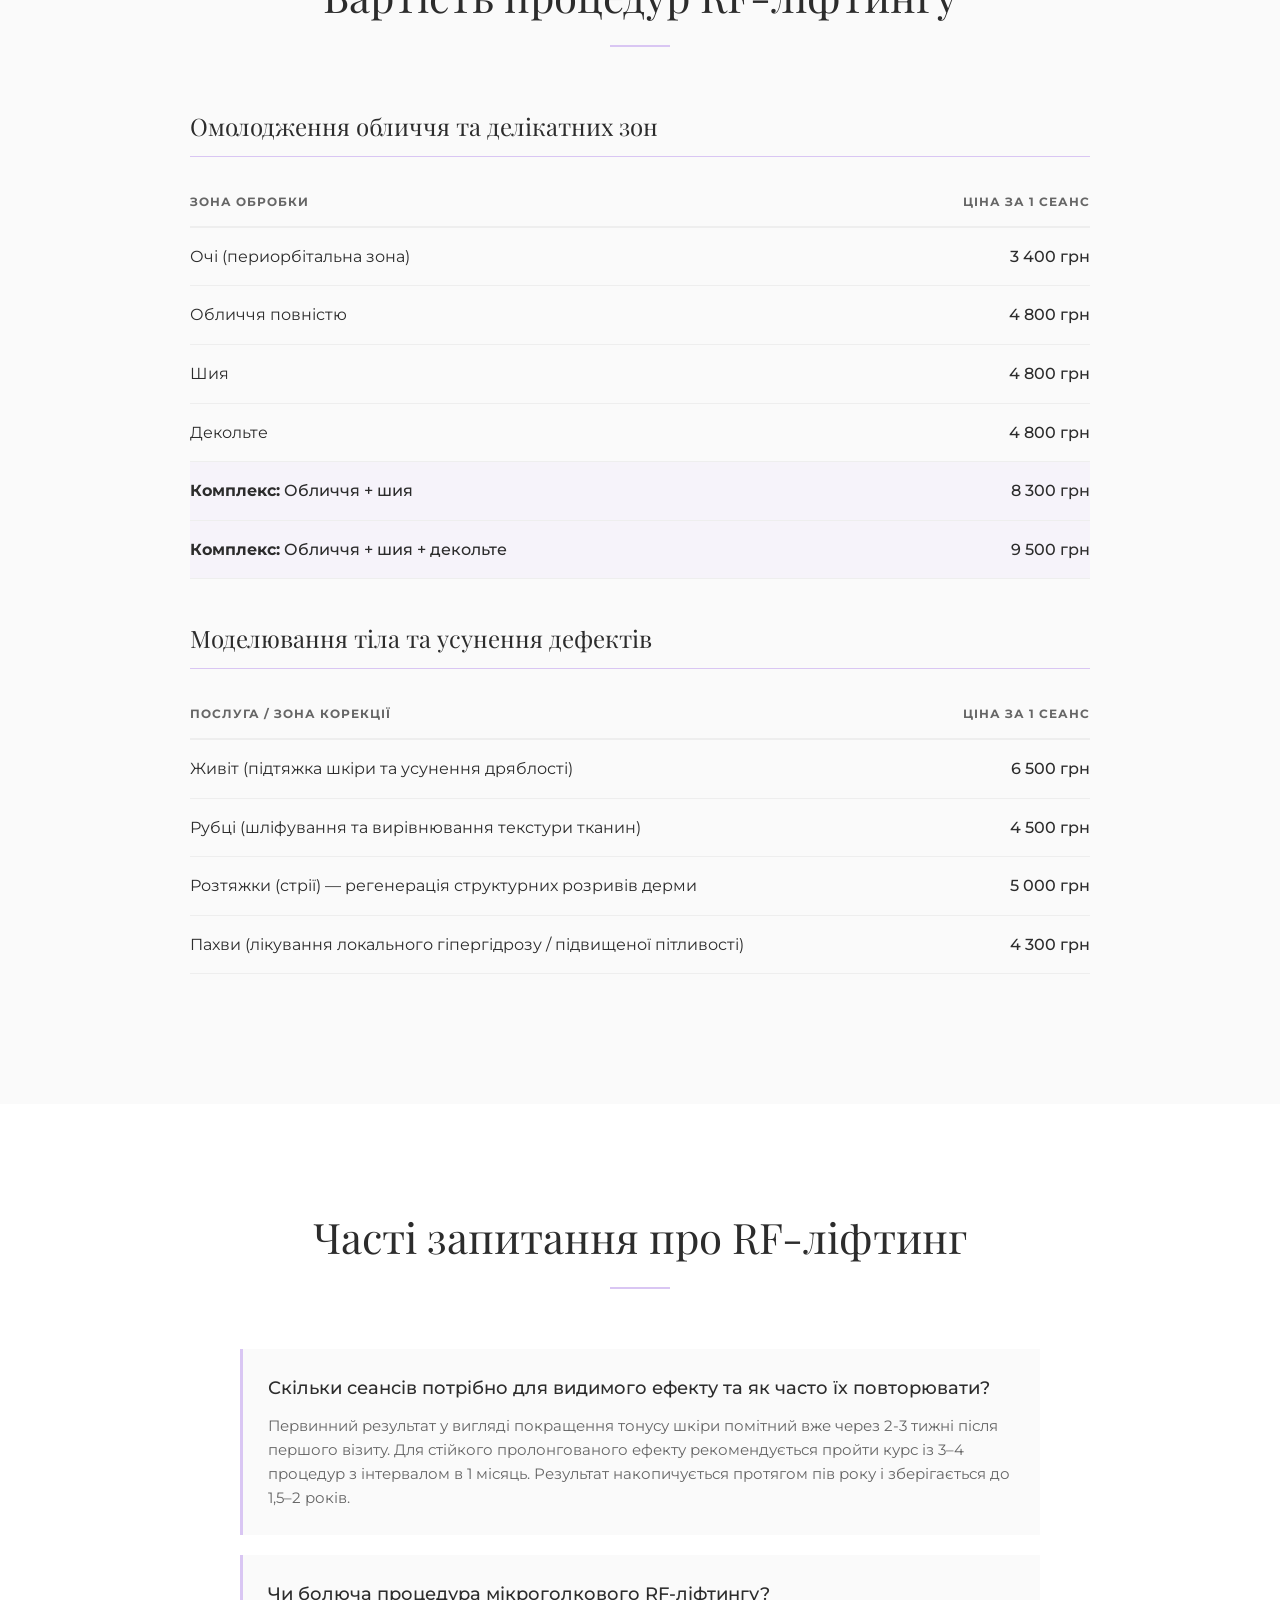
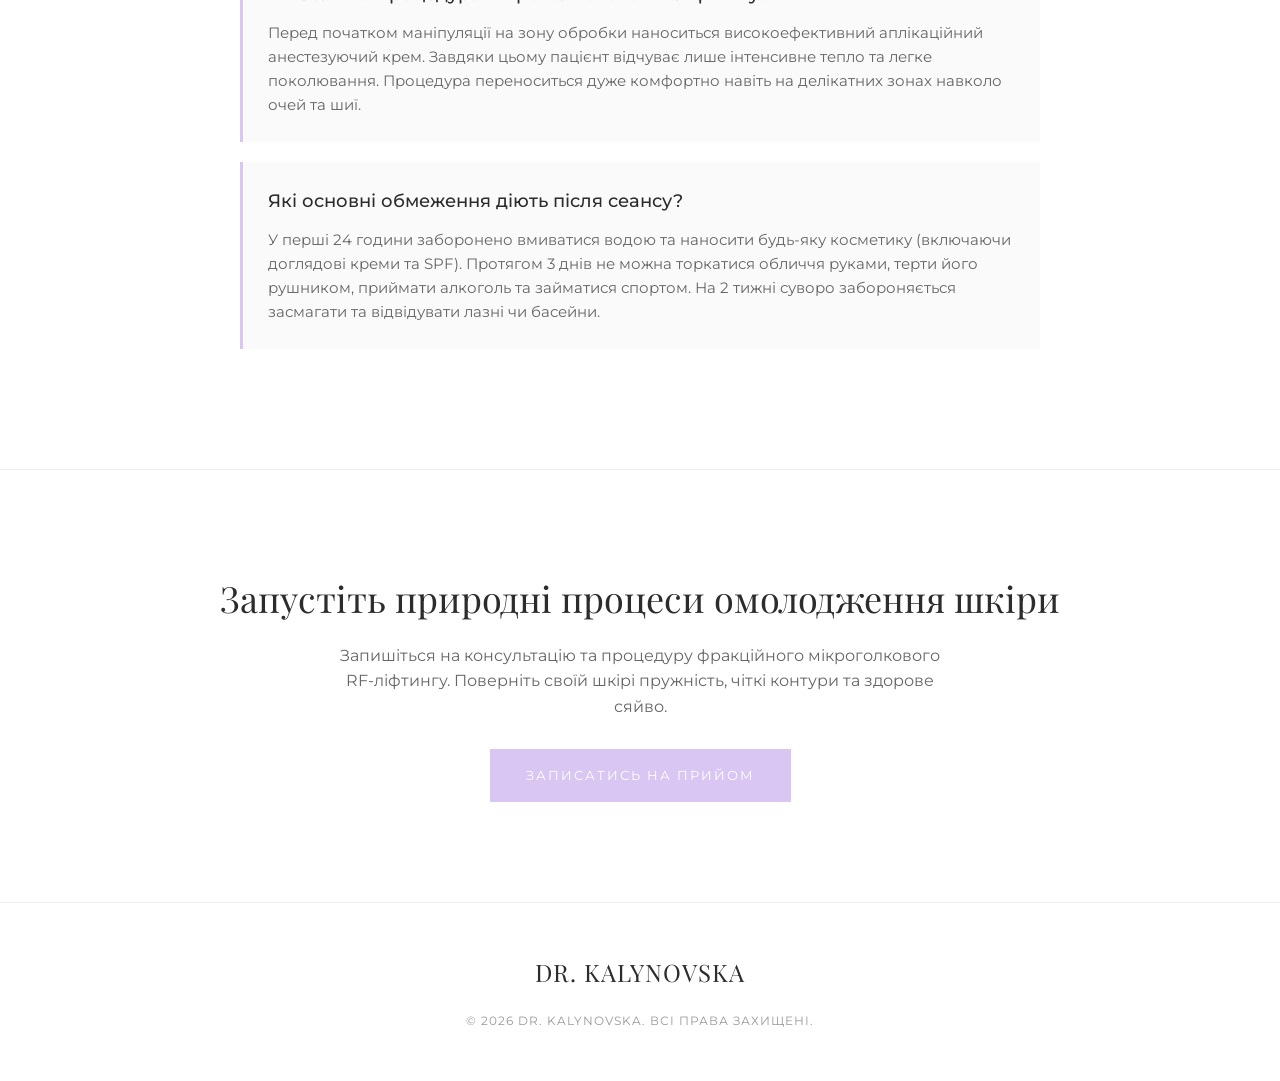
<file: services/rf-lifting.html>
<!DOCTYPE html>
<html lang="uk">

<head>
    <meta charset="UTF-8">
    <meta name="viewport" content="width=device-width, initial-scale=1.0">
    <!-- Google Tag Manager -->
<script>(function(w,d,s,l,i){w[l]=w[l]||[];w[l].push({'gtm.start':
new Date().getTime(),event:'gtm.js'});var f=d.getElementsByTagName(s)[0],
j=d.createElement(s),dl=l!='dataLayer'?'&l='+l:'';j.async=true;j.src=
'https://www.googletagmanager.com/gtm.js?id='+i+dl;f.parentNode.insertBefore(j,f);
})(window,document,'script','dataLayer','GTM-PXTKJHD4');</script>
<!-- End Google Tag Manager -->
    <title>Мікроголковий RF-ліфтинг Львів | Омолодження та підтяжка шкіри — Dr. Kalynovska</title>
    <link rel="canonical" href="https://www.kalynovska.lviv.ua/services/rf-lifting.html" />
    <link rel="preconnect" href="https://fonts.googleapis.com">
    <link rel="preconnect" href="https://fonts.gstatic.com" crossorigin>
    <link href="https://fonts.googleapis.com/css2?family=Montserrat:wght@300;400;500;600&family=Playfair+Display:ital,wght@0,400;0,600;1,400&display=swap" rel="stylesheet">
    <link rel="stylesheet" href="../style.css">
    <style>
        /* Локальные стили для красивого оформления таблиц, списков и FAQ */
        .service-hero {
            height: 60vh;
            min-height: 450px;
            display: flex;
            align-items: center;
            background: linear-gradient(rgba(0,0,0,0.3), rgba(0,0,0,0.3)), 
                        url('../photos.jpg/5.jpg') center/cover;
            color: white;
            padding-top: 80px;
        }
        .service-hero h1 {
            font-size: clamp(32px, 5vw, 56px);
            margin-bottom: 20px;
            color: white;
        }
        .desc-grid {
            display: grid;
            grid-template-columns: 1fr 1fr;
            gap: 50px;
            align-items: center;
        }
        .desc-text h3 {
            font-size: 28px;
            margin-bottom: 20px;
        }
        .desc-text p {
            color: var(--text-gray);
            margin-bottom: 15px;
        }
        .advantages-list {
            margin-top: 25px;
        }
        .advantages-list li {
            margin-bottom: 12px;
            position: relative;
            padding-left: 25px;
        }
        .advantages-list li::before {
            content: "✓";
            position: absolute;
            left: 0;
            color: var(--accent-purple-dark);
            font-weight: bold;
        }
        
        /* Прайс-таблицы */
        .price-tables-container {
            max-width: 900px;
            margin: 0 auto;
        }
        .price-category-title {
            font-family: 'Playfair Display', serif;
            font-size: 24px;
            margin: 40px 0 20px 0;
            text-align: left;
            border-bottom: 1px solid var(--accent-purple);
            padding-bottom: 10px;
            color: var(--text-dark);
        }
        .price-category-title:first-of-type {
            margin-top: 0;
        }
        .custom-price-table {
            width: 100%;
            border-collapse: collapse;
            margin-bottom: 30px;
        }
        .custom-price-table th {
            text-align: left;
            padding: 15px 0;
            font-size: 12px;
            text-transform: uppercase;
            letter-spacing: 1px;
            color: var(--text-gray);
            border-bottom: 2px solid #eee;
        }
        .custom-price-table td {
            padding: 16px 0;
            border-bottom: 1px solid #eee;
            font-size: 16px;
        }
        .custom-price-table td.price-val {
            text-align: right;
            font-weight: 500;
        }
        .promo-row {
            background-color: rgba(217, 198, 243, 0.15);
        }
        .promo-row td {
            font-weight: 500;
        }

        /* FAQ */
        .faq-container {
            max-width: 800px;
            margin: 0 auto;
        }
        .faq-item {
            background: var(--bg-soft);
            padding: 25px;
            margin-bottom: 20px;
            border-left: 3px solid var(--accent-purple);
        }
        .faq-item h3 {
            font-size: 18px;
            margin-bottom: 12px;
            font-family: 'Montserrat', sans-serif;
            font-weight: 500;
        }
        .faq-item p {
            color: var(--text-gray);
            font-size: 15px;
        }

        /* CTA */
        .cta-section {
            text-align: center;
            background: #fff;
            border-top: 1px solid #eee;
        }
        .cta-box h2 {
            font-size: 36px;
            margin-bottom: 15px;
        }
        .cta-box p {
            color: var(--text-gray);
            margin-bottom: 30px;
            max-width: 600px;
            margin-left: auto;
            margin-right: auto;
        }

        @media (max-width: 768px) {
            .desc-grid {
                grid-template-columns: 1fr;
            }
        }
    </style>
</head>

<body>
    <!-- Google Tag Manager (noscript) -->
<noscript><iframe src="https://www.googletagmanager.com/ns.html?id=GTM-PXTKJHD4"
height="0" width="0" style="display:none;visibility:hidden"></iframe></noscript>
<!-- End Google Tag Manager (noscript) -->
    <nav>
        <div class="container nav-container">
            <a href="../index.html" class="logo">DR. KALYNOVSKA</a>

            <div class="menu-toggle" id="mobile-menu">
                <span class="bar"></span>
                <span class="bar"></span>
                <span class="bar"></span>
            </div>

            <ul class="nav-links">
                <li><a href="../index.html">Головна</a></li>
                <li class="dropdown">
                    <a href="index.html" class="dropdown-toggle">Послуги <span class="arrow">▼</span></a>
                    <ul class="dropdown-menu">
                        <li><a href="laser-epilation.html">Лазерна епіляція</a></li>
                        <li><a href="dermatology.html">Дерматологія</a></li>
                        <li><a href="cosmetology.html">Косметологія</a></li>
                        <li><a href="injections.html">Ін'єкційні процедури</a></li>
                        <li><a href="botox.html">Ботулінотерапія</a></li>
                        <li><a href="rf-lifting.html">RF-ліфтинг</a></li>
                        <li><a href="vessel-removal.html">Видалення судин</a></li>
                    </ul>
                </li>
                <li><a href="../index.html#reviews">Відгуки</a></li>
                <li><a href="../index.html#contact">Контакти</a></li>
            </ul>

            <a href="https://www.instagram.com/dr.kalynovska_/" target="_blank" class="instagram-link">
                <svg width="24" height="24" viewBox="0 0 24 24" fill="none" stroke="currentColor" stroke-width="2" stroke-linecap="round" stroke-linejoin="round">
                    <rect x="2" y="2" width="20" height="20" rx="5" ry="5"></rect>
                    <path d="M16 11.37A4 4 0 1 1 12.63 8 4 4 0 0 1 16 11.37z"></path>
                    <line x1="17.5" y1="6.5" x2="17.51" y2="6.5"></line>
                </svg>
            </a>
        </div>
    </nav>

    <section class="service-hero">
        <div class="container">
            <div class="hero-content reveal">
                <h1>Мікроголковий RF-ліфтинг</h1>
                <p>Революційне фракційне омолодження та безопераційна підтяжка шкіри. Ефективне розгладження зморшок, шрамів, розтяжок та звуження пор за допомогою радіочастотної енергії.</p>
                <div class="hero-btns">
                    <a href="../index.html#contact" class="btn btn-primary">Записатися на процедуру</a>
                </div>
            </div>
        </div>
    </section>

    <section class="section-padding">
        <div class="container">
            <div class="desc-grid">
                <div class="desc-text reveal">
                    <h3>Передові технології структурного відновлення шкіри</h3>
                    <p>Мікроголковий RF-ліфтинг — це унікальна апаратна методика, що поєднує в собі механічну перфорацію шкіри найтоншими позолоченими мікроголками та контрольоване теплове радіочастотне випромінювання на строго заданій глибині тканин. Імпульс генерується на кінчиках голок, прогріваючи глибокі шари дерми та стимулюючи миттєве скорочення розтягнутих колагенових волокон.</p>
                    <p>Процедура запускає потужні процеси природного клітинного неоколагенезу (вироблення нового колагену та еластину). Це дозволяє досягти вираженого 3D-ліфтингу без хірургічного втручання та тривалої реабілітації.</p>
                    
                    <ul class="advantages-list">
                        <li><strong>Для кого підходить:</strong> пацієнтам із гравітаційним птозом, втратою чіткості овалу обличчя, дряблістю шкіри тіла (зокрема після схуднення чи пологів), глибокими зморшками, постакне, рубцями та розтяжками.</li>
                        <li><strong>Лікування гіпергідрозу:</strong> високоефективне термічне блокування активності потових залоз у зоні пахв без ін'єкцій нейротоксинів.</li>
                        <li><strong>Швидке відновлення:</strong> мікропроколи гояться за лічені дні, а первинне почервоніння повністю зникає протягом 24–48 годин.</li>
                    </ul>
                </div>
                <div class="desc-text reveal">
                    <img src="../photos.jpg/8.jpg" alt="Процедура мікроголкового RF-ліфтингу" style="width: 100%; height: 450px; object-fit: cover;">
                </div>
            </div>
        </div>
    </section>

    <section class="section-padding" style="background: var(--bg-soft);">
        <div class="container">
            <div class="section-title reveal">
                <h2>Вартість процедур RF-ліфтингу</h2>
                <div class="divider"></div>
            </div>

            <div class="price-tables-container reveal">
                
                <div class="price-category-title">Омолодження обличчя та делікатних зон</div>
                <table class="custom-price-table">
                    <thead>
                        <tr>
                            <th>Зона обробки</th>
                            <th style="text-align: right;">Ціна за 1 сеанс</th>
                        </tr>
                    </thead>
                    <tbody>
                        <tr>
                            <td>Очі (периорбітальна зона)</td>
                            <td class="price-val">3 400 грн</td>
                        </tr>
                        <tr>
                            <td>Обличчя повністю</td>
                            <td class="price-val">4 800 грн</td>
                        </tr>
                        <tr>
                            <td>Шия</td>
                            <td class="price-val">4 800 грн</td>
                        </tr>
                        <tr>
                            <td>Декольте</td>
                            <td class="price-val">4 800 грн</td>
                        </tr>
                        <tr class="promo-row">
                            <td><strong>Комплекс:</strong> Обличчя + шия</td>
                            <td class="price-val">8 300 грн</td>
                        </tr>
                        <tr class="promo-row">
                            <td><strong>Комплекс:</strong> Обличчя + шия + декольте</td>
                            <td class="price-val">9 500 грн</td>
                        </tr>
                    </tbody>
                </table>

                <div class="price-category-title">Моделювання тіла та усунення дефектів</div>
                <table class="custom-price-table">
                    <thead>
                        <tr>
                            <th>Послуга / Зона корекції</th>
                            <th style="text-align: right;">Ціна за 1 сеанс</th>
                        </tr>
                    </thead>
                    <tbody>
                        <tr>
                            <td>Живіт (підтяжка шкіри та усунення дряблості)</td>
                            <td class="price-val">6 500 грн</td>
                        </tr>
                        <tr>
                            <td>Рубці (шліфування та вирівнювання текстури тканин)</td>
                            <td class="price-val">4 500 грн</td>
                        </tr>
                        <tr>
                            <td>Розтяжки (стрії) — регенерація структурних розривів дерми</td>
                            <td class="price-val">5 000 грн</td>
                        </tr>
                        <tr>
                            <td>Пахви (лікування локального гіпергідрозу / підвищеної пітливості)</td>
                            <td class="price-val">4 300 грн</td>
                        </tr>
                    </tbody>
                </table>

            </div>
        </div>
    </section>

    <section class="section-padding">
        <div class="container">
            <div class="section-title reveal">
                <h2>Часті запитання про RF-ліфтинг</h2>
                <div class="divider"></div>
            </div>

            <div class="faq-container reveal">
                <div class="faq-item">
                    <h3>Скільки сеансів потрібно для видимого ефекту та як часто їх повторювати?</h3>
                    <p>Первинний результат у вигляді покращення тонусу шкіри помітний вже через 2-3 тижні після першого візиту. Для стійкого пролонгованого ефекту рекомендується пройти курс із 3–4 процедур з інтервалом в 1 місяць. Результат накопичується протягом пів року і зберігається до 1,5–2 років.</p>
                </div>

                <div class="faq-item">
                    <h3>Чи болюча процедура мікроголкового RF-ліфтингу?</h3>
                    <p>Перед початком маніпуляції на зону обробки наноситься високоефективний аплікаційний анестезуючий крем. Завдяки цьому пацієнт відчуває лише інтенсивне тепло та легке поколювання. Процедура переноситься дуже комфортно навіть на делікатних зонах навколо очей та шиї.</p>
                </div>

                <div class="faq-item">
                    <h3>Які основні обмеження діють після сеансу?</h3>
                    <p>У перші 24 години заборонено вмиватися водою та наносити будь-яку косметику (включаючи доглядові креми та SPF). Протягом 3 днів не можна торкатися обличчя руками, терти його рушником, приймати алкоголь та займатися спортом. На 2 тижні суворо забороняється засмагати та відвідувати лазні чи басейни.</p>
                </div>
            </div>
        </div>
    </section>

    <section class="cta-section section-padding">
        <div class="container">
            <div class="cta-box reveal">
                <h2>Запустіть природні процеси омолодження шкіри</h2>
                <p>Запишіться на консультацію та процедуру фракційного мікроголкового RF-ліфтингу. Поверніть своїй шкірі пружність, чіткі контури та здорове сяйво.</p>
                <a href="../index.html#contact" class="btn btn-primary">Записатись на прийом</a>
            </div>
        </div>
    </section>

    <footer>
        <div class="container">
            <div class="logo">DR. KALYNOVSKA</div>
            <p>© 2026 DR. KALYNOVSKA. ВСІ ПРАВА ЗАХИЩЕНІ.</p>
        </div>
    </footer>

    <script src="../script.js"></script>
</body>

</html>
</file>
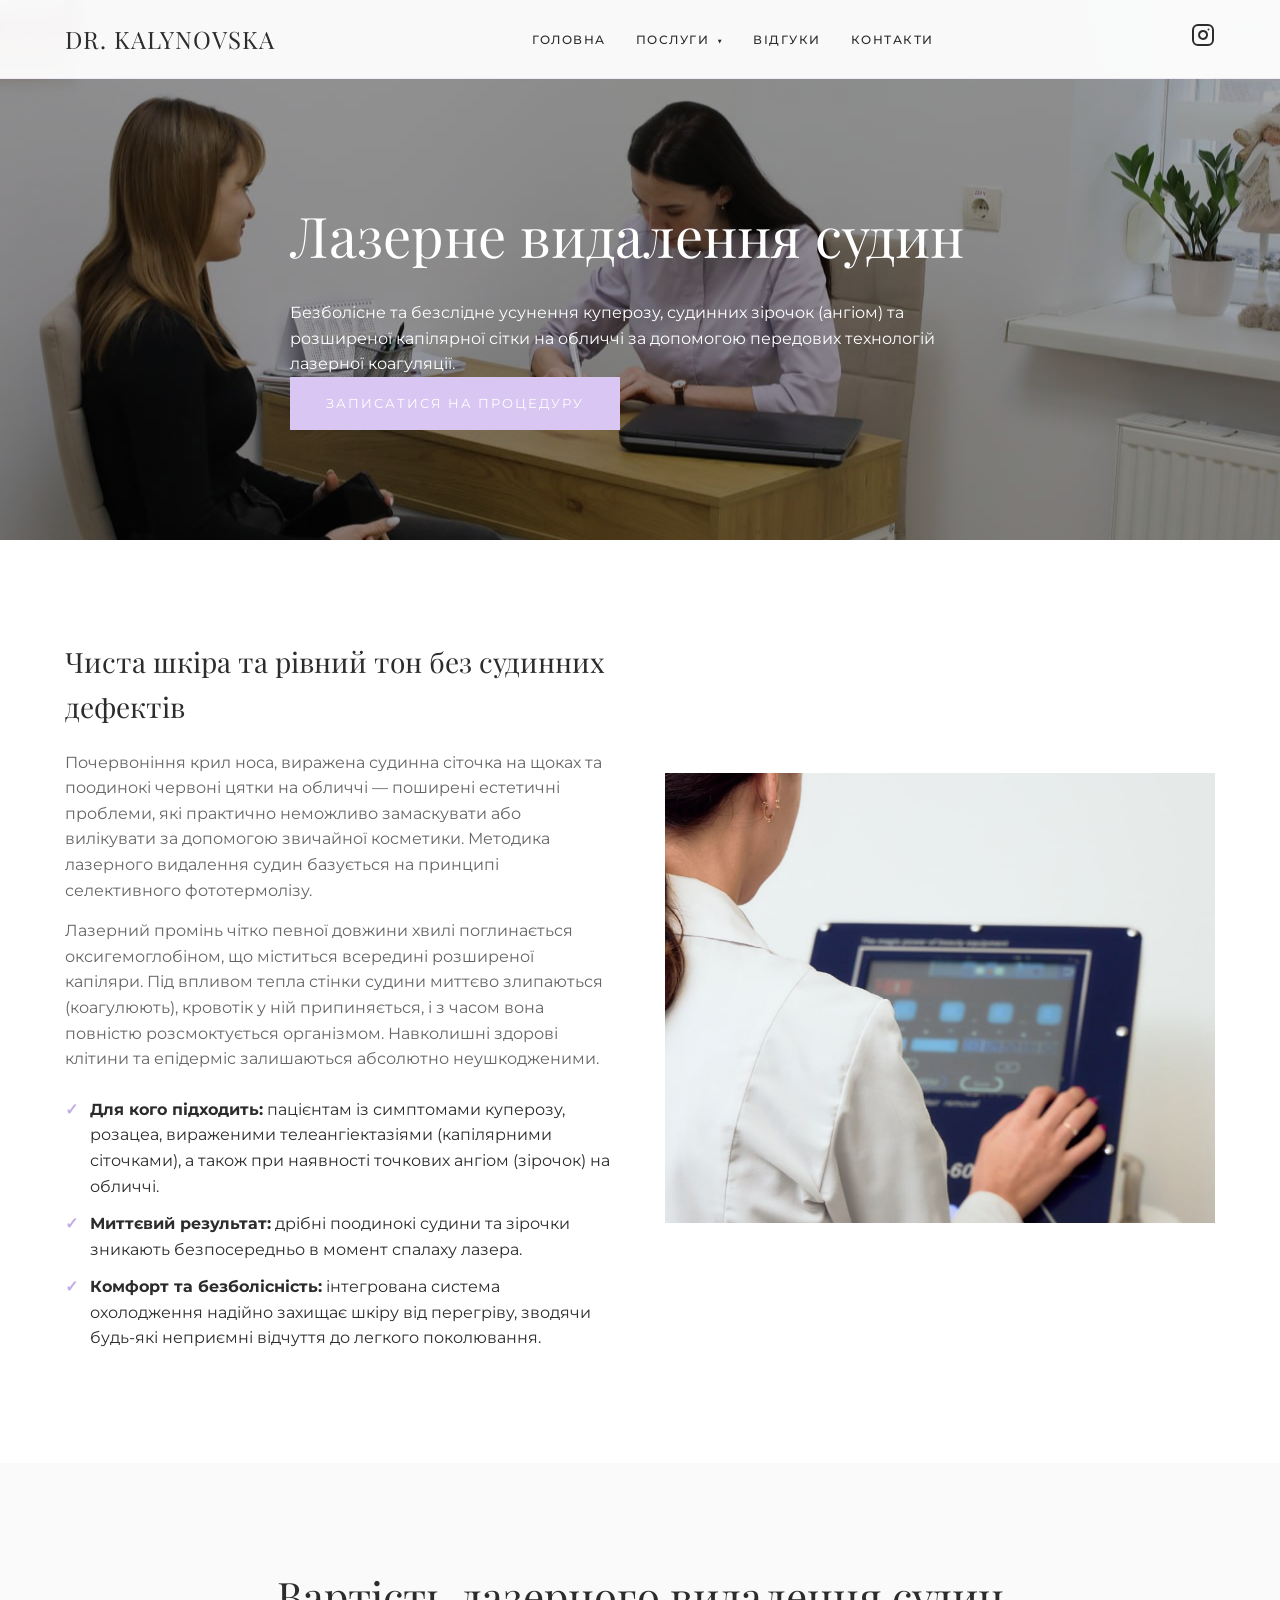
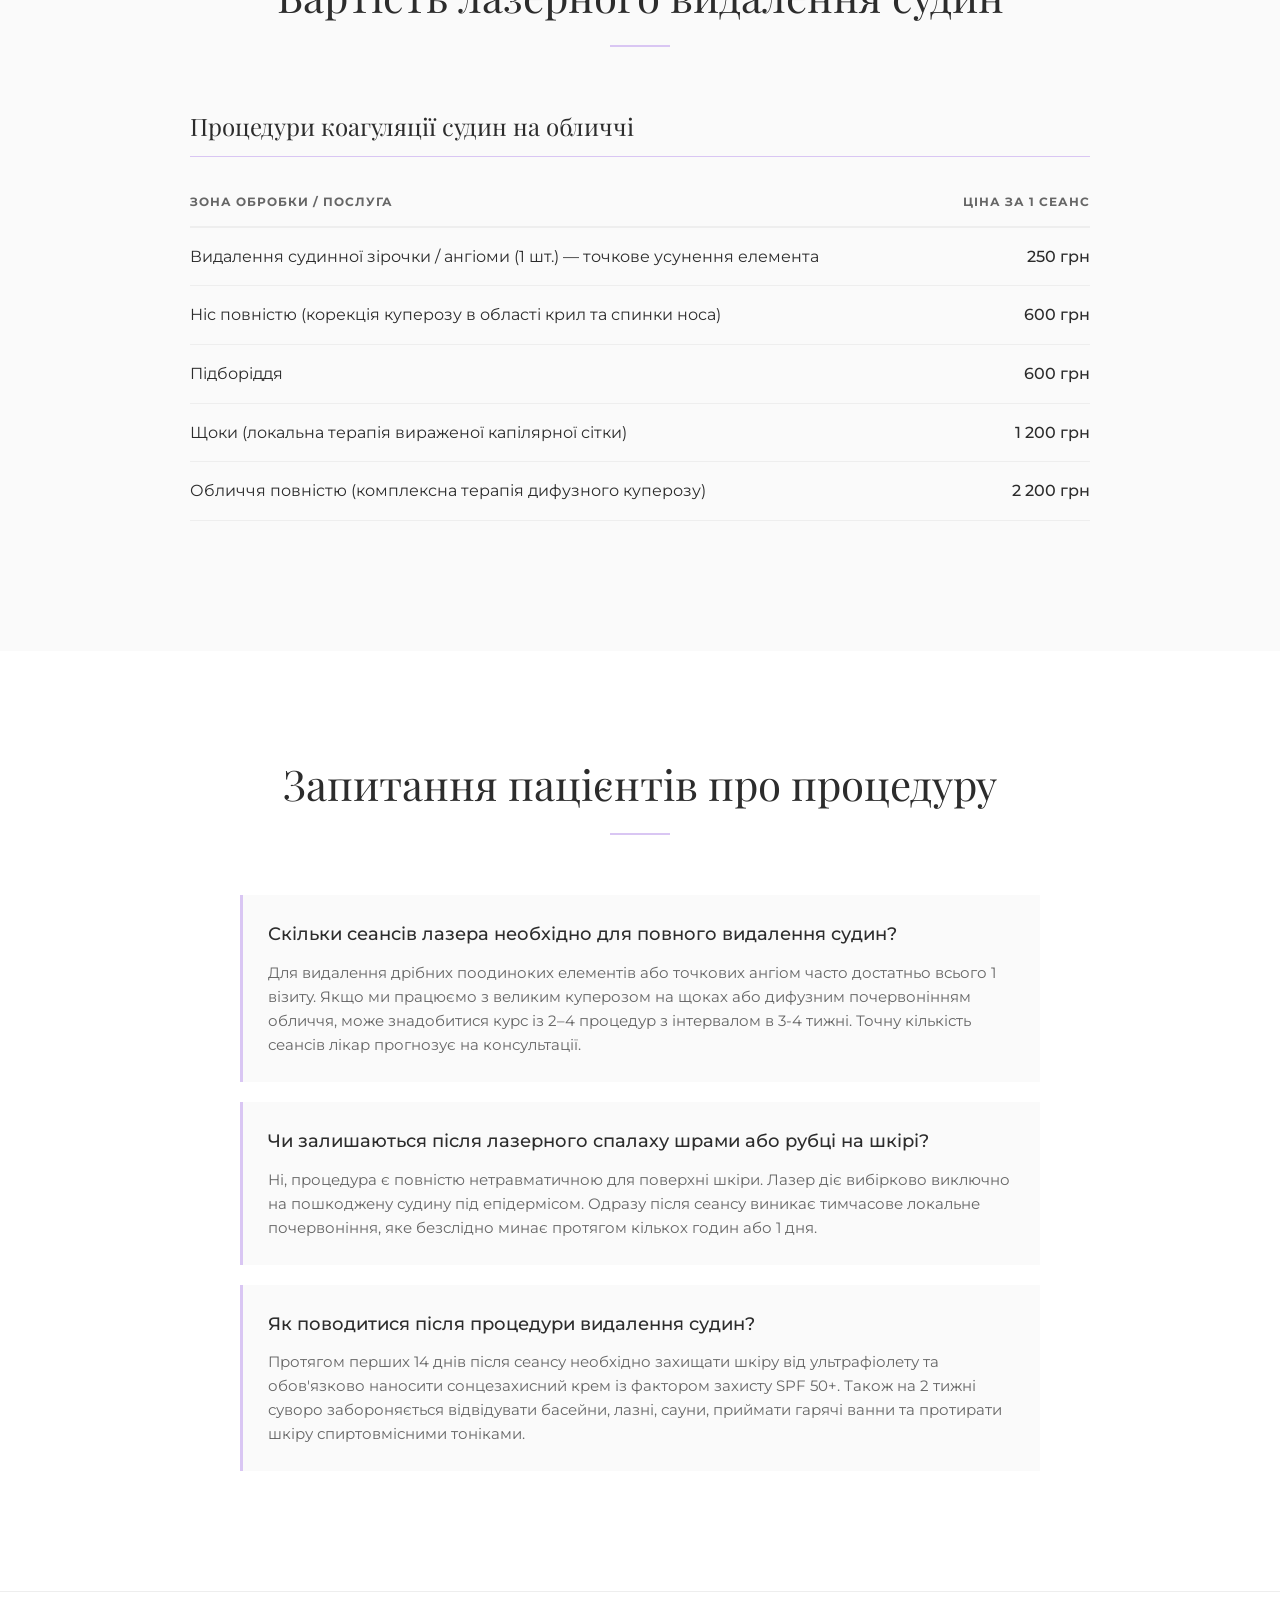
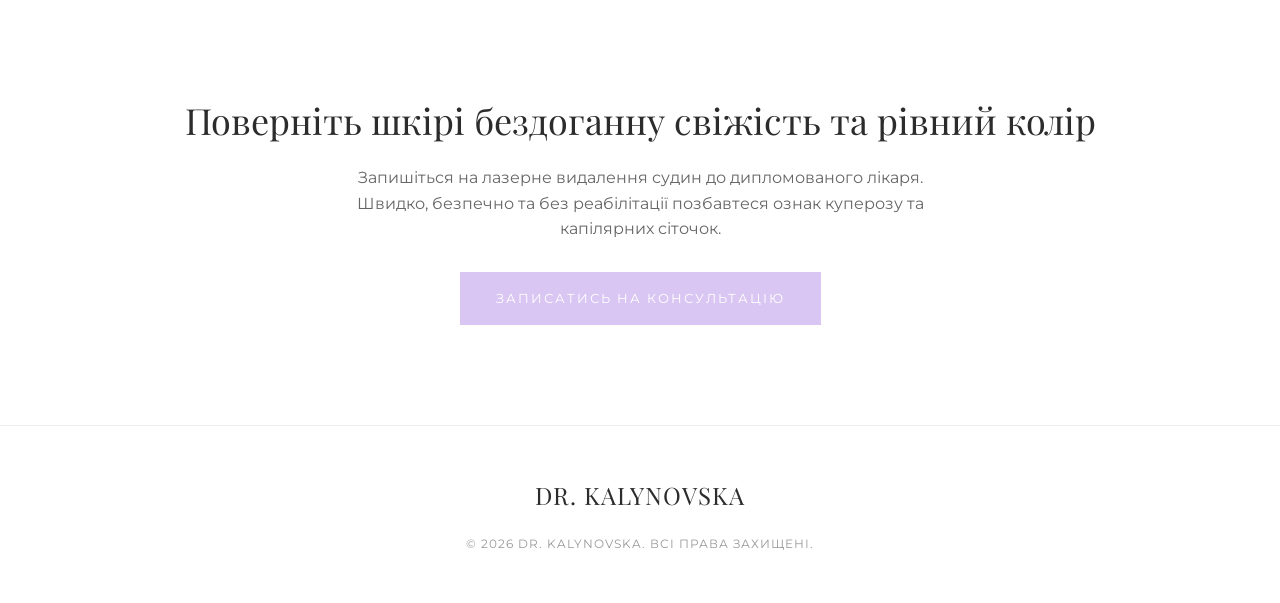
<file: services/vessel-removal.html>
<!DOCTYPE html>
<html lang="uk">

<head>
    <meta charset="UTF-8">
    <meta name="viewport" content="width=device-width, initial-scale=1.0">
    <!-- Google Tag Manager -->
<script>(function(w,d,s,l,i){w[l]=w[l]||[];w[l].push({'gtm.start':
new Date().getTime(),event:'gtm.js'});var f=d.getElementsByTagName(s)[0],
j=d.createElement(s),dl=l!='dataLayer'?'&l='+l:'';j.async=true;j.src=
'https://www.googletagmanager.com/gtm.js?id='+i+dl;f.parentNode.insertBefore(j,f);
})(window,document,'script','dataLayer','GTM-PXTKJHD4');</script>
<!-- End Google Tag Manager -->
    <title>Лазерне видалення судин Львів | Лікування куперозу — Dr. Kalynovska</title>
    <link rel="canonical" href="https://www.kalynovska.lviv.ua/services/vessel-removal.html" />
    <link rel="preconnect" href="https://fonts.googleapis.com">
    <link rel="preconnect" href="https://fonts.gstatic.com" crossorigin>
    <link href="https://fonts.googleapis.com/css2?family=Montserrat:wght@300;400;500;600&family=Playfair+Display:ital,wght@0,400;0,600;1,400&display=swap" rel="stylesheet">
    <link rel="stylesheet" href="../style.css">
    <style>
        /* Локальные стили для красивого оформления таблиц, списков и FAQ */
        .service-hero {
            height: 60vh;
            min-height: 450px;
            display: flex;
            align-items: center;
            background: linear-gradient(rgba(0,0,0,0.35), rgba(0,0,0,0.35)), 
                        url('../photos.jpg/5.jpg') center/cover;
            color: white;
            padding-top: 80px;
        }
        .service-hero h1 {
            font-size: clamp(32px, 5vw, 56px);
            margin-bottom: 20px;
            color: white;
        }
        .desc-grid {
            display: grid;
            grid-template-columns: 1fr 1fr;
            gap: 50px;
            align-items: center;
        }
        .desc-text h3 {
            font-size: 28px;
            margin-bottom: 20px;
        }
        .desc-text p {
            color: var(--text-gray);
            margin-bottom: 15px;
        }
        .advantages-list {
            margin-top: 25px;
        }
        .advantages-list li {
            margin-bottom: 12px;
            position: relative;
            padding-left: 25px;
        }
        .advantages-list li::before {
            content: "✓";
            position: absolute;
            left: 0;
            color: var(--accent-purple-dark);
            font-weight: bold;
        }
        
        /* Прайс-таблицы */
        .price-tables-container {
            max-width: 900px;
            margin: 0 auto;
        }
        .price-category-title {
            font-family: 'Playfair Display', serif;
            font-size: 24px;
            margin: 40px 0 20px 0;
            text-align: left;
            border-bottom: 1px solid var(--accent-purple);
            padding-bottom: 10px;
            color: var(--text-dark);
        }
        .price-category-title:first-of-type {
            margin-top: 0;
        }
        .custom-price-table {
            width: 100%;
            border-collapse: collapse;
            margin-bottom: 30px;
        }
        .custom-price-table th {
            text-align: left;
            padding: 15px 0;
            font-size: 12px;
            text-transform: uppercase;
            letter-spacing: 1px;
            color: var(--text-gray);
            border-bottom: 2px solid #eee;
        }
        .custom-price-table td {
            padding: 16px 0;
            border-bottom: 1px solid #eee;
            font-size: 16px;
        }
        .custom-price-table td.price-val {
            text-align: right;
            font-weight: 500;
        }

        /* FAQ */
        .faq-container {
            max-width: 800px;
            margin: 0 auto;
        }
        .faq-item {
            background: var(--bg-soft);
            padding: 25px;
            margin-bottom: 20px;
            border-left: 3px solid var(--accent-purple);
        }
        .faq-item h3 {
            font-size: 18px;
            margin-bottom: 12px;
            font-family: 'Montserrat', sans-serif;
            font-weight: 500;
        }
        .faq-item p {
            color: var(--text-gray);
            font-size: 15px;
        }

        /* CTA */
        .cta-section {
            text-align: center;
            background: #fff;
            border-top: 1px solid #eee;
        }
        .cta-box h2 {
            font-size: 36px;
            margin-bottom: 15px;
        }
        .cta-box p {
            color: var(--text-gray);
            margin-bottom: 30px;
            max-width: 600px;
            margin-left: auto;
            margin-right: auto;
        }

        @media (max-width: 768px) {
            .desc-grid {
                grid-template-columns: 1fr;
            }
        }
    </style>
</head>

<body>
    <!-- Google Tag Manager (noscript) -->
<noscript><iframe src="https://www.googletagmanager.com/ns.html?id=GTM-PXTKJHD4"
height="0" width="0" style="display:none;visibility:hidden"></iframe></noscript>
<!-- End Google Tag Manager (noscript) -->
    <nav>
        <div class="container nav-container">
            <a href="../index.html" class="logo">DR. KALYNOVSKA</a>

            <div class="menu-toggle" id="mobile-menu">
                <span class="bar"></span>
                <span class="bar"></span>
                <span class="bar"></span>
            </div>

            <ul class="nav-links">
                <li><a href="../index.html">Головна</a></li>
                <li class="dropdown">
                    <a href="index.html" class="dropdown-toggle">Послуги <span class="arrow">▼</span></a>
                    <ul class="dropdown-menu">
                        <li><a href="laser-epilation.html">Лазерна епіляція</a></li>
                        <li><a href="dermatology.html">Дерматологія</a></li>
                        <li><a href="cosmetology.html">Косметологія</a></li>
                        <li><a href="injections.html">Ін'єкційні процедури</a></li>
                        <li><a href="botox.html">Ботулінотерапія</a></li>
                        <li><a href="rf-lifting.html">RF-ліфтинг</a></li>
                        <li><a href="vessel-removal.html">Видалення судин</a></li>
                    </ul>
                </li>
                <li><a href="../index.html#reviews">Відгуки</a></li>
                <li><a href="../index.html#contact">Контакти</a></li>
            </ul>

            <a href="https://www.instagram.com/dr.kalynovska_/" target="_blank" class="instagram-link">
                <svg width="24" height="24" viewBox="0 0 24 24" fill="none" stroke="currentColor" stroke-width="2" stroke-linecap="round" stroke-linejoin="round">
                    <rect x="2" y="2" width="20" height="20" rx="5" ry="5"></rect>
                    <path d="M16 11.37A4 4 0 1 1 12.63 8 4 4 0 0 1 16 11.37z"></path>
                    <line x1="17.5" y1="6.5" x2="17.51" y2="6.5"></line>
                </svg>
            </a>
        </div>
    </nav>

    <section class="service-hero">
        <div class="container">
            <div class="hero-content reveal">
                <h1>Лазерне видалення судин</h1>
                <p>Безболісне та безслідне усунення куперозу, судинних зірочок (ангіом) та розширеної капілярної сітки на обличчі за допомогою передових технологій лазерної коагуляції.</p>
                <div class="hero-btns">
                    <a href="../index.html#contact" class="btn btn-primary">Записатися на процедуру</a>
                </div>
            </div>
        </div>
    </section>

    <section class="section-padding">
        <div class="container">
            <div class="desc-grid">
                <div class="desc-text reveal">
                    <h3>Чиста шкіра та рівний тон без судинних дефектів</h3>
                    <p>Почервоніння крил носа, виражена судинна сіточка на щоках та поодинокі червоні цятки на обличчі — поширені естетичні проблеми, які практично неможливо замаскувати або вилікувати за допомогою звичайної косметики. Методика лазерного видалення судин базується на принципі селективного фототермолізу.</p>
                    <p>Лазерний промінь чітко певної довжини хвилі поглинається оксигемоглобіном, що міститься всередині розширеної капіляри. Під впливом тепла стінки судини миттєво злипаються (коагулюють), кровотік у ній припиняється, і з часом вона повністю розсмоктується організмом. Навколишні здорові клітини та епідерміс залишаються абсолютно неушкодженими.</p>
                    
                    <ul class="advantages-list">
                        <li><strong>Для кого підходить:</strong> пацієнтам із симптомами куперозу, розацеа, вираженими телеангіектазіями (капілярними сіточками), а також при наявності точкових ангіом (зірочок) на обличчі.</li>
                        <li><strong>Миттєвий результат:</strong> дрібні поодинокі судини та зірочки зникають безпосередньо в момент спалаху лазера.</li>
                        <li><strong>Комфорт та безболісність:</strong> інтегрована система охолодження надійно захищає шкіру від перегріву, зводячи будь-які неприємні відчуття до легкого поколювання.</li>
                    </ul>
                </div>
                <div class="desc-text reveal">
                    <img src="../photos.jpg/27.jpg" alt="Процедура видалення судин лазером" style="width: 100%; height: 450px; object-fit: cover;">
                </div>
            </div>
        </div>
    </section>

    <section class="section-padding" style="background: var(--bg-soft);">
        <div class="container">
            <div class="section-title reveal">
                <h2>Вартість лазерного видалення судин</h2>
                <div class="divider"></div>
            </div>

            <div class="price-tables-container reveal">
                
                <div class="price-category-title">Процедури коагуляції судин на обличчі</div>
                <table class="custom-price-table">
                    <thead>
                        <tr>
                            <th>Зона обробки / Послуга</th>
                            <th style="text-align: right;">Ціна за 1 сеанс</th>
                        </tr>
                    </thead>
                    <tbody>
                        <tr>
                            <td>Видалення судинної зірочки / ангіоми (1 шт.) — точкове усунення елемента</td>
                            <td class="price-val">250 грн</td>
                        </tr>
                        <tr>
                            <td>Ніс повністю (корекція куперозу в області крил та спинки носа)</td>
                            <td class="price-val">600 грн</td>
                        </tr>
                        <tr>
                            <td>Підборіддя</td>
                            <td class="price-val">600 грн</td>
                        </tr>
                        <tr>
                            <td>Щоки (локальна терапія вираженої капілярної сітки)</td>
                            <td class="price-val">1 200 грн</td>
                        </tr>
                        <tr>
                            <td>Обличчя повністю (комплексна терапія дифузного куперозу)</td>
                            <td class="price-val">2 200 грн</td>
                        </tr>
                    </tbody>
                </table>

            </div>
        </div>
    </section>

    <section class="section-padding">
        <div class="container">
            <div class="section-title reveal">
                <h2>Запитання пацієнтів про процедуру</h2>
                <div class="divider"></div>
            </div>

            <div class="faq-container reveal">
                <div class="faq-item">
                    <h3>Скільки сеансів лазера необхідно для повного видалення судин?</h3>
                    <p>Для видалення дрібних поодиноких елементів або точкових ангіом часто достатньо всього 1 візиту. Якщо ми працюємо з великим куперозом на щоках або дифузним почервонінням обличчя, може знадобитися курс із 2–4 процедур з інтервалом в 3-4 тижні. Точну кількість сеансів лікар прогнозує на консультації.</p>
                </div>

                <div class="faq-item">
                    <h3>Чи залишаються після лазерного спалаху шрами або рубці на шкірі?</h3>
                    <p>Ні, процедура є повністю нетравматичною для поверхні шкіри. Лазер діє вибірково виключно на пошкоджену судину під епідермісом. Одразу після сеансу виникає тимчасове локальне почервоніння, яке безслідно минає протягом кількох годин або 1 дня.</p>
                </div>

                <div class="faq-item">
                    <h3>Як поводитися після процедури видалення судин?</h3>
                    <p>Протягом перших 14 днів після сеансу необхідно захищати шкіру від ультрафіолету та обов'язково наносити сонцезахисний крем із фактором захисту SPF 50+. Також на 2 тижні суворо забороняється відвідувати басейни, лазні, сауни, приймати гарячі ванни та протирати шкіру спиртовмісними тоніками.</p>
                </div>
            </div>
        </div>
    </section>

    <section class="cta-section section-padding">
        <div class="container">
            <div class="cta-box reveal">
                <h2>Поверніть шкірі бездоганну свіжість та рівний колір</h2>
                <p>Запишіться на лазерне видалення судин до дипломованого лікаря. Швидко, безпечно та без реабілітації позбавтеся ознак куперозу та капілярних сіточок.</p>
                <a href="../index.html#contact" class="btn btn-primary">Записатись на консультацію</a>
            </div>
        </div>
    </section>

    <footer>
        <div class="container">
            <div class="logo">DR. KALYNOVSKA</div>
            <p>© 2026 DR. KALYNOVSKA. ВСІ ПРАВА ЗАХИЩЕНІ.</p>
        </div>
    </footer>

    <script src="../script.js"></script>
</body>

</html>
</file>
<file: style.css>
/* Root Variables */
:root {
    --primary-white: #ffffff;
    --accent-purple: #d9c6f3;
    --accent-purple-dark: #c4ade6;
    --text-dark: #2c2c2c;
    --text-gray: #666666;
    --bg-soft: #fafafa;
    --transition: all 0.4s cubic-bezier(0.165, 0.84, 0.44, 1);
}

/* Global */
* {
    margin: 0;
    padding: 0;
    box-sizing: border-box;
}

body {
    font-family: 'Montserrat', sans-serif;
    color: var(--text-dark);
    background-color: var(--primary-white);
    line-height: 1.6;
    overflow-x: hidden;
}

h1,
h2,
h3 {
    font-family: 'Playfair Display', serif;
    font-weight: 400;
}

a {
    text-decoration: none;
    color: inherit;
    transition: var(--transition);
}

ul {
    list-style: none;
}

.container {
    max-width: 1200px;
    margin: 0 auto;
    padding: 0 25px;
}

.section-padding {
    padding: 100px 0;
}

.btn {
    display: inline-block;
    padding: 15px 35px;
    border-radius: 0;
    font-size: 13px;
    letter-spacing: 2px;
    text-transform: uppercase;
    cursor: pointer;
    transition: var(--transition);
    border: 1px solid transparent;
}

.btn-primary {
    background-color: var(--accent-purple);
    color: white;
}

.btn-primary:hover {
    background-color: var(--accent-purple-dark);
    transform: translateY(-2px);
}

.btn-outline {
    border: 1px solid var(--accent-purple);
    color: var(--text-dark);
}

.btn-outline:hover {
    background-color: var(--accent-purple);
    color: white;
}

.section-title {
    text-align: center;
    margin-bottom: 60px;
}

.section-title h2 {
    font-size: 42px;
    margin-bottom: 15px;
}

.section-title .divider {
    width: 60px;
    height: 2px;
    background: var(--accent-purple);
    margin: 0 auto;
}

/* Navigation */
nav {
    position: fixed;
    top: 0;
    width: 100%;
    padding: 20px 0;
    background: rgba(255, 255, 255, 0.95);
    backdrop-filter: blur(10px);
    z-index: 1000;
    border-bottom: 1px solid rgba(217, 198, 243, 0.3);
}

.nav-container {
    display: flex;
    justify-content: space-between;
    align-items: center;
}

.logo {
    font-family: 'Playfair Display', serif;
    font-size: 24px;
    letter-spacing: 1px;
}

.nav-links {
    display: flex;
    gap: 30px;
}

.nav-links a {
    font-size: 12px;
    text-transform: uppercase;
    letter-spacing: 1.5px;
    font-weight: 500;
}

.nav-links a:hover {
    color: var(--accent-purple-dark);
}

.menu-toggle {
    display: none;
}

/* Hero */
.hero {
    height: 100vh;
    display: flex;
    align-items: center;
    background: linear-gradient(rgba(255, 255, 255, 0.7), rgba(255, 255, 255, 0.7)),
        url('https://images.unsplash.com/photo-1512290923902-8a9f81dc236c?auto=format&fit=crop&q=80&w=2000') center/cover;
    padding-top: 80px;
}

.hero-content {
    max-width: 700px;
}

.hero h1 {
    font-size: clamp(40px, 6vw, 72px);
    line-height: 1.1;
    margin-bottom: 25px;
}

.hero p {
    font-size: 18px;
    color: var(--text-gray);
    margin-bottom: 40px;
    max-width: 500px;
}

.hero-btns {
    display: flex;
    gap: 20px;
}

/* Services */
.services {
    background-color: var(--bg-soft);
}

.services-grid {
    display: grid;
    grid-template-columns: repeat(auto-fit, minmax(350px, 1fr));
    gap: 30px;
}

.service-card {
    background: var(--primary-white);
    padding: 0;
    transition: var(--transition);
    overflow: hidden;
    border: 1px solid #f0f0f0;
}

.service-card:hover {
    transform: translateY(-10px);
    box-shadow: 0 20px 40px rgba(0, 0, 0, 0.05);
}

.service-img {
    height: 250px;
    background-color: #eee;
    width: 100%;
    object-fit: cover;
    background-position: center;
}

.service-info {
    padding: 30px;
}

.service-info h3 {
    font-size: 22px;
    margin-bottom: 15px;
}

.service-info p {
    font-size: 14px;
    color: var(--text-gray);
    margin-bottom: 20px;
}

/* Prices */
.price-section {
    background-color: var(--primary-white);
}

.price-table {
    max-width: 800px;
    margin: 0 auto;
}

.price-item {
    display: flex;
    justify-content: space-between;
    align-items: baseline;
    padding: 20px 0;
    border-bottom: 1px solid #eee;
}

.price-name {
    font-weight: 400;
    font-size: 17px;
}

.price-dots {
    flex-grow: 1;
    border-bottom: 1px dotted #ccc;
    margin: 0 15px;
}

.price-value {
    font-weight: 500;
    color: var(--text-dark);
}

/* About */
.about {
    display: flex;
    align-items: center;
    flex-wrap: wrap;
    gap: 50px;
}

.about-image {
    flex: 1;
    min-width: 300px;
    height: 600px;
    background: url('https://images.unsplash.com/photo-1594824476967-48c8b964273f?auto=format&fit=crop&q=80&w=1000') center/cover;
}

.about-text {
    flex: 1;
    min-width: 300px;
}

.experience-badge {
    display: inline-block;
    background: var(--accent-purple);
    color: white;
    padding: 10px 20px;
    margin-bottom: 20px;
    font-size: 12px;
    letter-spacing: 1px;
}

.about-text h2 {
    font-size: 38px;
    margin-bottom: 25px;
}

.about-text p {
    margin-bottom: 20px;
    color: var(--text-gray);
}

.about-text p:last-of-type {
    margin-bottom: 30px;
}

.about-text ul {
    margin-bottom: 30px;
}

.about-text li {
    margin-bottom: 10px;
}

/* Contact */
.contact {
    background-color: var(--bg-soft);
}

.contact-container {
    display: grid;
    grid-template-columns: 1fr 1fr;
    gap: 60px;
}

.contact-form input,
.contact-form textarea {
    width: 100%;
    padding: 15px;
    margin-bottom: 20px;
    border: 1px solid #ddd;
    background: transparent;
    font-family: inherit;
}

.contact-form input:focus,
.contact-form textarea:focus {
    outline: none;
    border-color: var(--accent-purple);
}

.contact-form .btn {
    width: 100%;
}

.contact-info h3 {
    margin-bottom: 20px;
}

.info-item {
    margin-bottom: 20px;
    font-size: 15px;
}

.map-container {
    height: 250px;
    width: 100%;
    margin-top: 30px;
    filter: grayscale(1);
}

.map-container iframe {
    border: 0;
}

/* Footer */
footer {
    padding: 50px 0;
    text-align: center;
    border-top: 1px solid #eee;
}

footer .logo {
    margin-bottom: 20px;
}

.social-links {
    margin-bottom: 20px;
    font-size: 24px;
}

.instagram-link:hover {
    color: #E1306C;
}

footer p {
    font-size: 12px;
    color: #999;
    letter-spacing: 1px;
}

/* Animations */
.reveal {
    opacity: 0;
    transform: translateY(30px);
    transition: all 0.8s ease-out;
}

.reveal.active {
    opacity: 1;
    transform: translateY(0);
}

/* Responsive */
@media (max-width: 768px) {
    .hero h1 {
        font-size: 40px;
    }

    .contact-container {
        grid-template-columns: 1fr;
    }

    .about-image {
        height: 400px;
    }

    .hero-btns {
        flex-direction: column;
    }
}
/* ==========================================================================
   Новые стили для Навигации (Dropdown и Мобильное меню)
   ========================================================================== */

/* Элемент списка с выпадающим меню */
.nav-links li {
    position: relative;
}

.dropdown-toggle .arrow {
    font-size: 9px;
    margin-left: 3px;
    display: inline-block;
    transition: var(--transition);
}

/* Выпадающее меню (скрыто по умолчанию) */
.dropdown-menu {
    position: absolute;
    top: 100%;
    left: 0;
    background-color: var(--primary-white);
    box-shadow: 0 10px 30px rgba(0, 0, 0, 0.08);
    border: 1px solid rgba(217, 198, 243, 0.3);
    padding: 15px 0;
    min-width: 240px;
    opacity: 0;
    visibility: hidden;
    transform: translateY(15px);
    transition: var(--transition);
    z-index: 1100;
}

.dropdown-menu li {
    width: 100%;
}

.dropdown-menu a {
    display: block;
    padding: 10px 25px;
    font-size: 11px !important;
    text-transform: none !important;
    letter-spacing: 1px !important;
    color: var(--text-dark);
}

.dropdown-menu a:hover {
    background-color: var(--bg-soft);
    color: var(--accent-purple-dark) !important;
    padding-left: 30px; /* Эффект сдвига при наведении */
}

/* Показ меню при наведении (для ПК) */
@media (min-width: 769px) {
    .dropdown:hover .dropdown-menu {
        opacity: 1;
        visibility: visible;
        transform: translateY(0);
    }
    
    .dropdown:hover .dropdown-toggle .arrow {
        transform: rotate(180deg);
    }
}

/* Мобильная адаптация меню (Замена старого @media (max-width: 768px)) */
@media (max-width: 768px) {
    /* Бургер-иконка */
    .menu-toggle {
        display: flex;
        flex-direction: column;
        justify-content: space-between;
        width: 30px;
        height: 21px;
        cursor: pointer;
        z-index: 1200;
    }

    .menu-toggle .bar {
        height: 2px;
        width: 100%;
        background-color: var(--text-dark);
        transition: var(--transition);
    }

    /* Анимация бургера в крестик */
    .menu-toggle.active .bar:nth-child(1) {
        transform: translateY(9px) rotate(45deg);
    }
    .menu-toggle.active .bar:nth-child(2) {
        opacity: 0;
    }
    .menu-toggle.active .bar:nth-child(3) {
        transform: translateY(-10px) rotate(-45deg);
    }

    /* Мобильная шторка меню */
    .nav-links {
        display: flex;
        position: fixed;
        top: 0;
        right: -100%;
        height: 100vh;
        width: 80%;
        max-width: 320px;
        background: var(--primary-white);
        box-shadow: -10px 0 30px rgba(0,0,0,0.05);
        flex-direction: column;
        justify-content: center;
        align-items: flex-start;
        padding: 50px;
        gap: 25px;
        transition: 0.5s cubic-bezier(0.165, 0.84, 0.44, 1);
        z-index: 1100;
    }

    .nav-links.active {
        right: 0;
    }

    body.menu-open {
        overflow: hidden;
    }

    .nav-links a {
        font-size: 16px;
    }

    /* Выпадающий список на мобилках */
    .dropdown-menu {
        position: relative;
        top: 0;
        box-shadow: none;
        border: none;
        border-left: 2px solid var(--accent-purple);
        margin-left: 10px;
        padding: 5px 0;
        display: none; /* Будет открываться через JS */
        opacity: 1;
        visibility: visible;
        transform: none;
        background: transparent;
    }
    
    .dropdown-menu.open {
        display: block;
    }

    .dropdown-menu a {
        padding: 8px 15px;
        font-size: 14px !important;
    }
}
/* ==========================================================================
   Додаткові стилі для Головної сторінки (Оновлена версія)
   ========================================================================== */

/* Робимо картки послуг посиланнями блочного типу */
.services-grid .service-card {
    display: block;
    color: inherit;
    text-decoration: none;
}

/* Оновлення блоку Про клініку (під реальне фото) */
.about-image {
    background: none !important; /* Прибираємо старий фоновий малюнок із Unsplash */
    height: auto !important;
}

.about-image img {
    width: 100%;
    height: 550px;
    object-fit: cover;
    box-shadow: 0 15px 30px rgba(0,0,0,0.05);
}

/* Блок відгуків */
.reviews-section {
    background-color: var(--bg-soft);
}

.reviews-grid {
    display: grid;
    grid-template-columns: repeat(auto-fit, minmax(280px, 1fr));
    gap: 30px;
}

.review-card {
    background: var(--primary-white);
    padding: 35px;
    border: 1px solid rgba(217, 198, 243, 0.2);
    box-shadow: 0 5px 15px rgba(0,0,0,0.02);
    display: flex;
    flex-direction: column;
}

.review-stars {
    color: #ffc107; /* Красивий золотий колір зірок */
    font-size: 16px;
    margin-bottom: 15px;
}

.review-text {
    font-size: 14px;
    color: var(--text-dark);
    font-style: italic;
    line-height: 1.6;
    margin-bottom: 20px;
    flex-grow: 1;
}

.review-author {
    font-family: 'Playfair Display', serif;
    font-size: 16px;
    font-weight: 500;
    margin-bottom: 5px;
}

.review-date {
    font-size: 11px;
    color: var(--text-gray);
    text-transform: uppercase;
    letter-spacing: 1px;
}

/* Оновлена секція контактів без форми */
.contact-container {
    grid-template-columns: 1fr 1fr;
    align-items: start;
}

.contact-desc {
    font-size: 14px;
    color: var(--text-gray);
    margin-bottom: 25px;
    margin-top: 5px;
}

.cta-social-btns {
    display: flex;
    flex-direction: column;
    gap: 15px;
    max-width: 350px;
}

.cta-social-btns .btn {
    text-align: center;
    width: 100%;
}

.btn-insta {
    background-color: #E1306C !important;
    border-color: #E1306C !important;
    color: white !important;
}

.btn-insta:hover {
    background-color: #c12256 !important;
}

.btn-fb {
    border-color: #1877F2 !important;
    color: #1877F2 !important;
}

.btn-fb:hover {
    background-color: #1877F2 !important;
    color: white !important;
}

.contact-map {
    width: 100%;
}

.contact-map .map-container {
    margin-top: 0;
    height: 350px;
    filter: none; /* Карта буде кольоровою та зручною */
}

/* Адаптація під мобільні екрани */
@media (max-width: 768px) {
    .about-image img {
        height: 380px;
    }
    
    .contact-container {
        grid-template-columns: 1fr;
        gap: 40px;
    }
    
    .cta-social-btns {
        max-width: 100%;
    }
}
</file>
